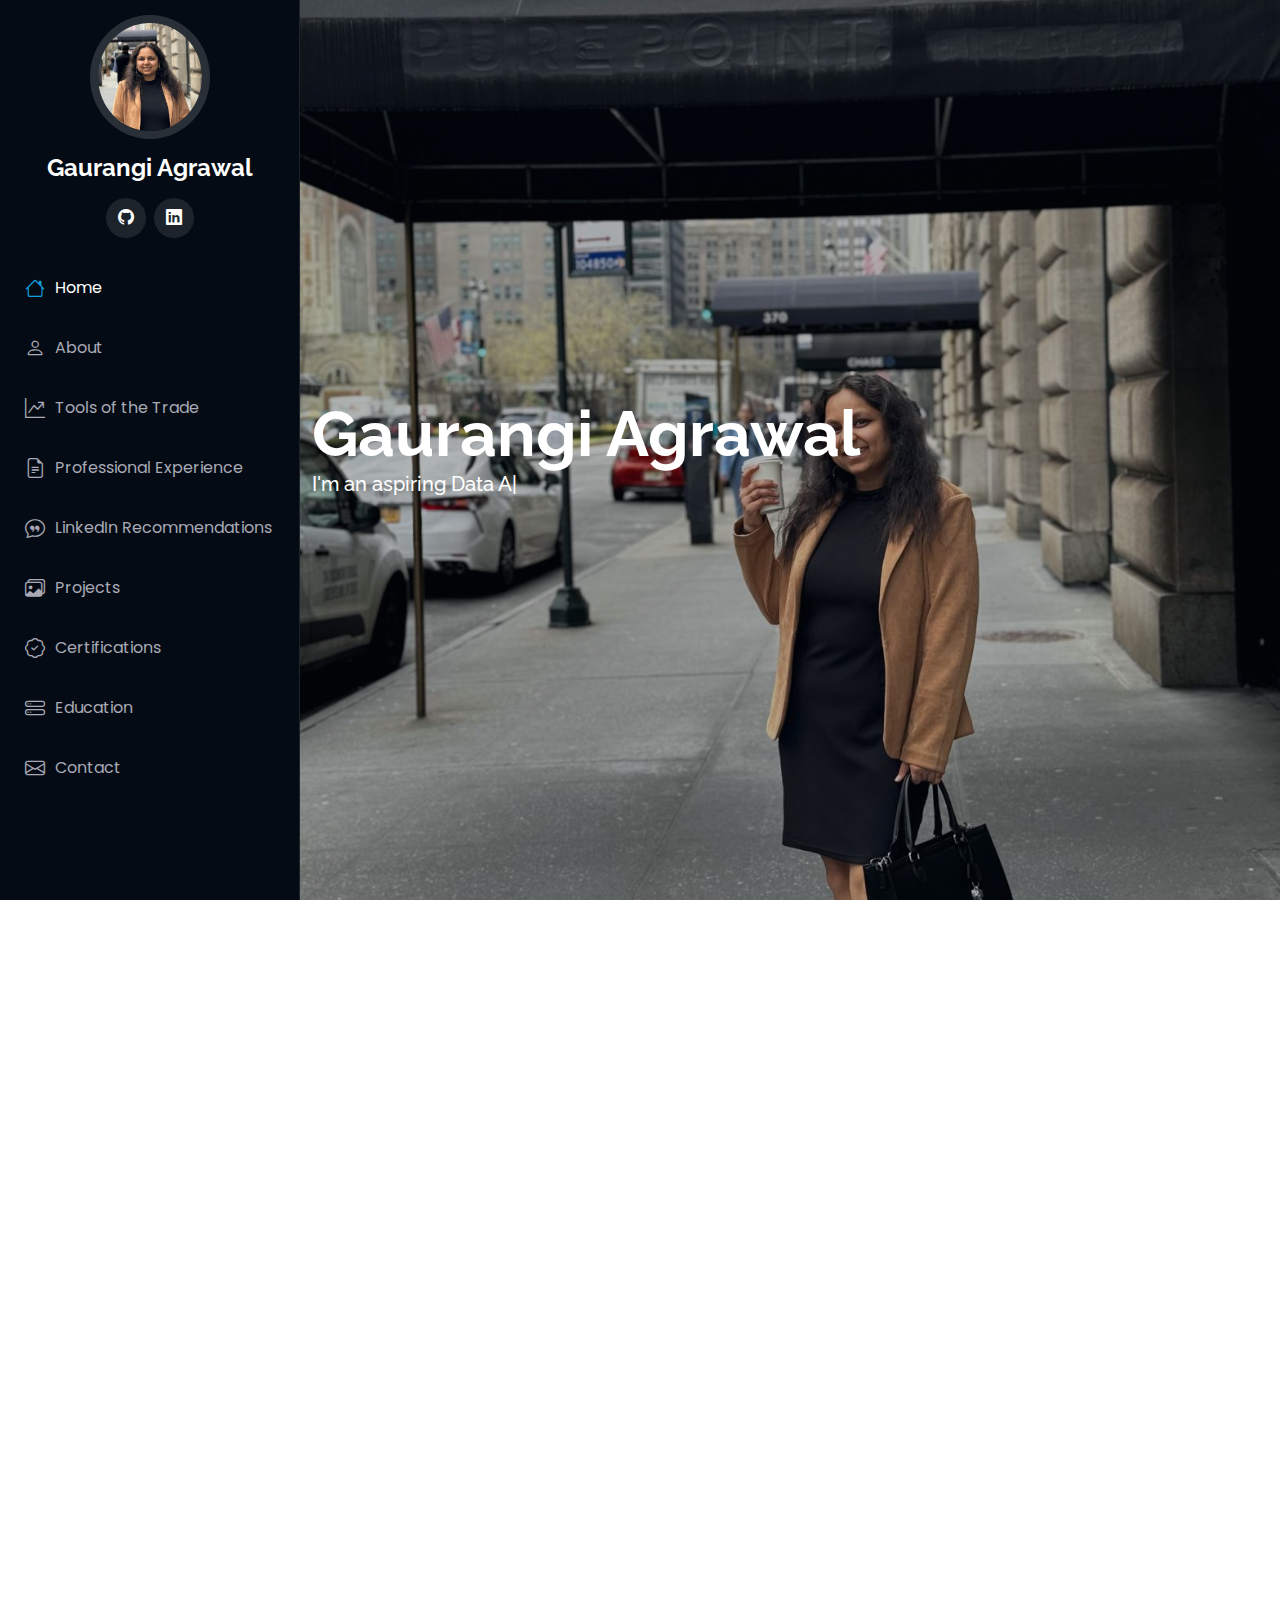
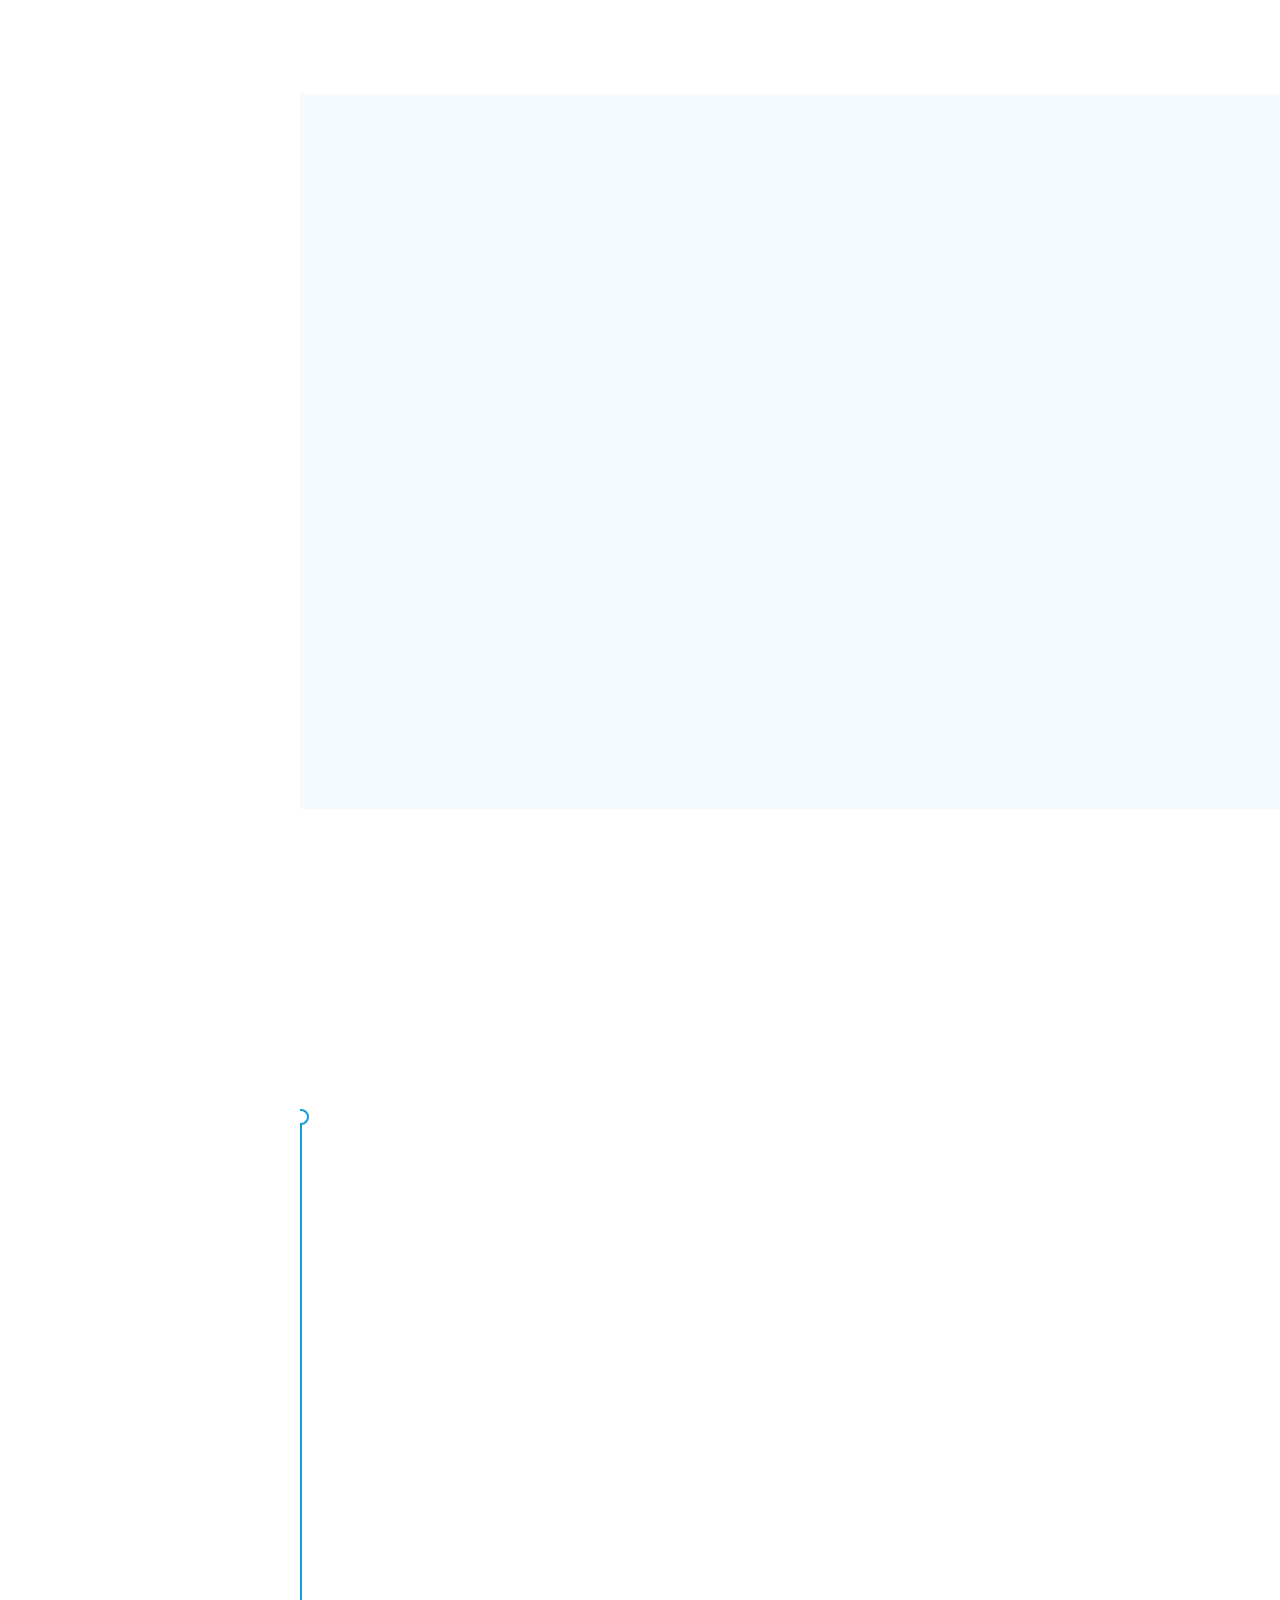
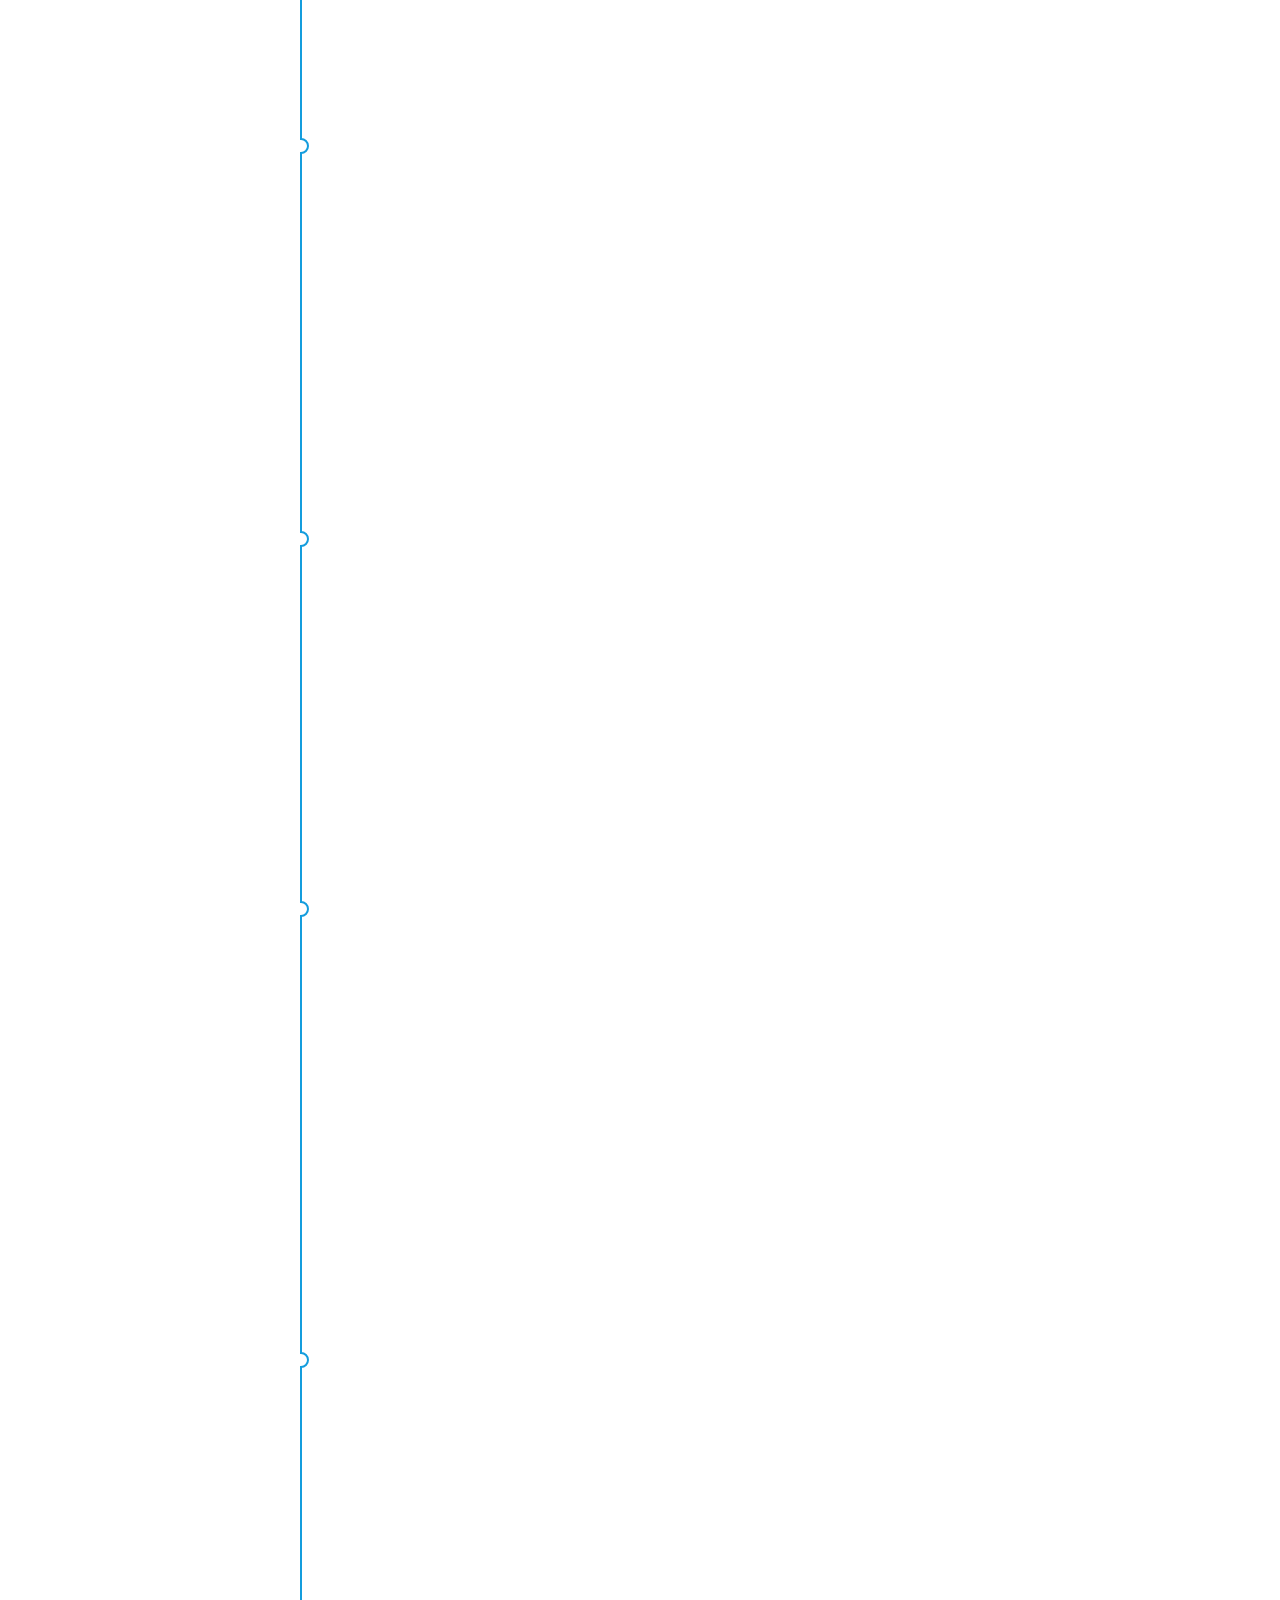
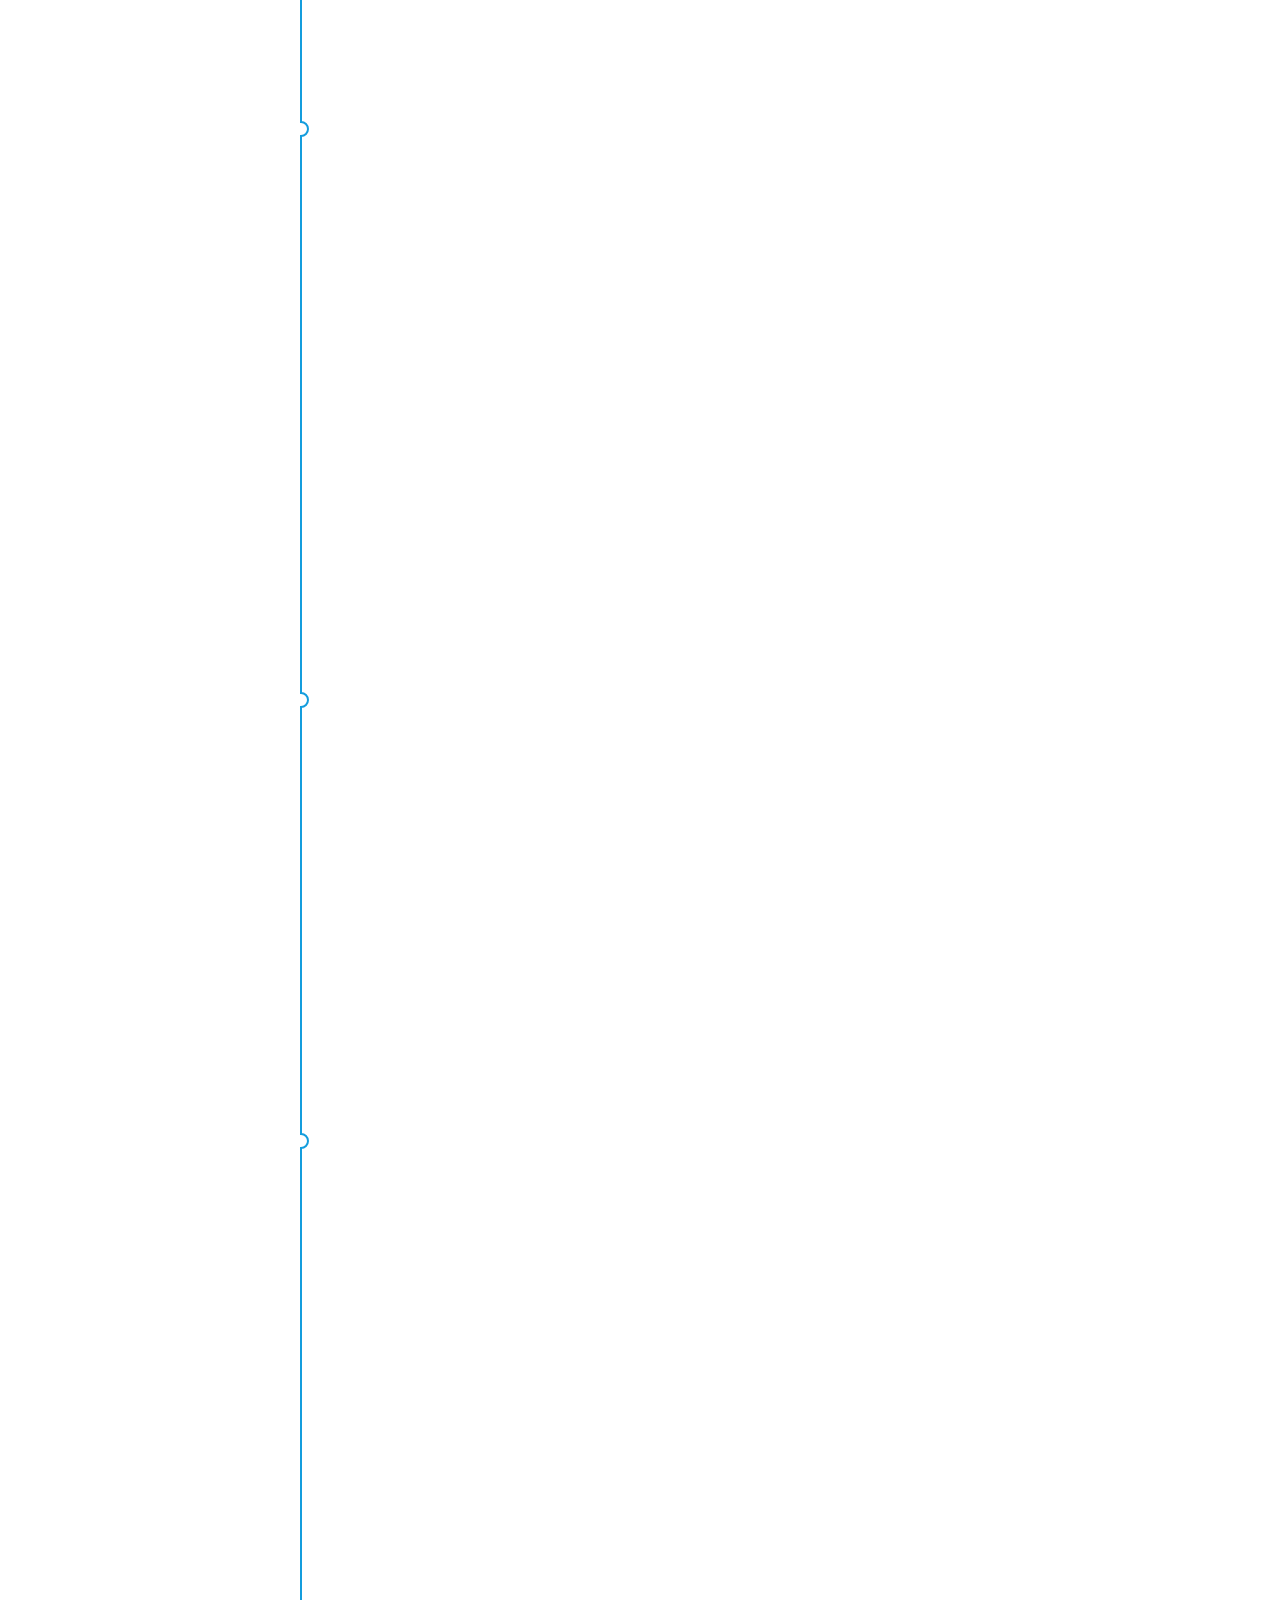
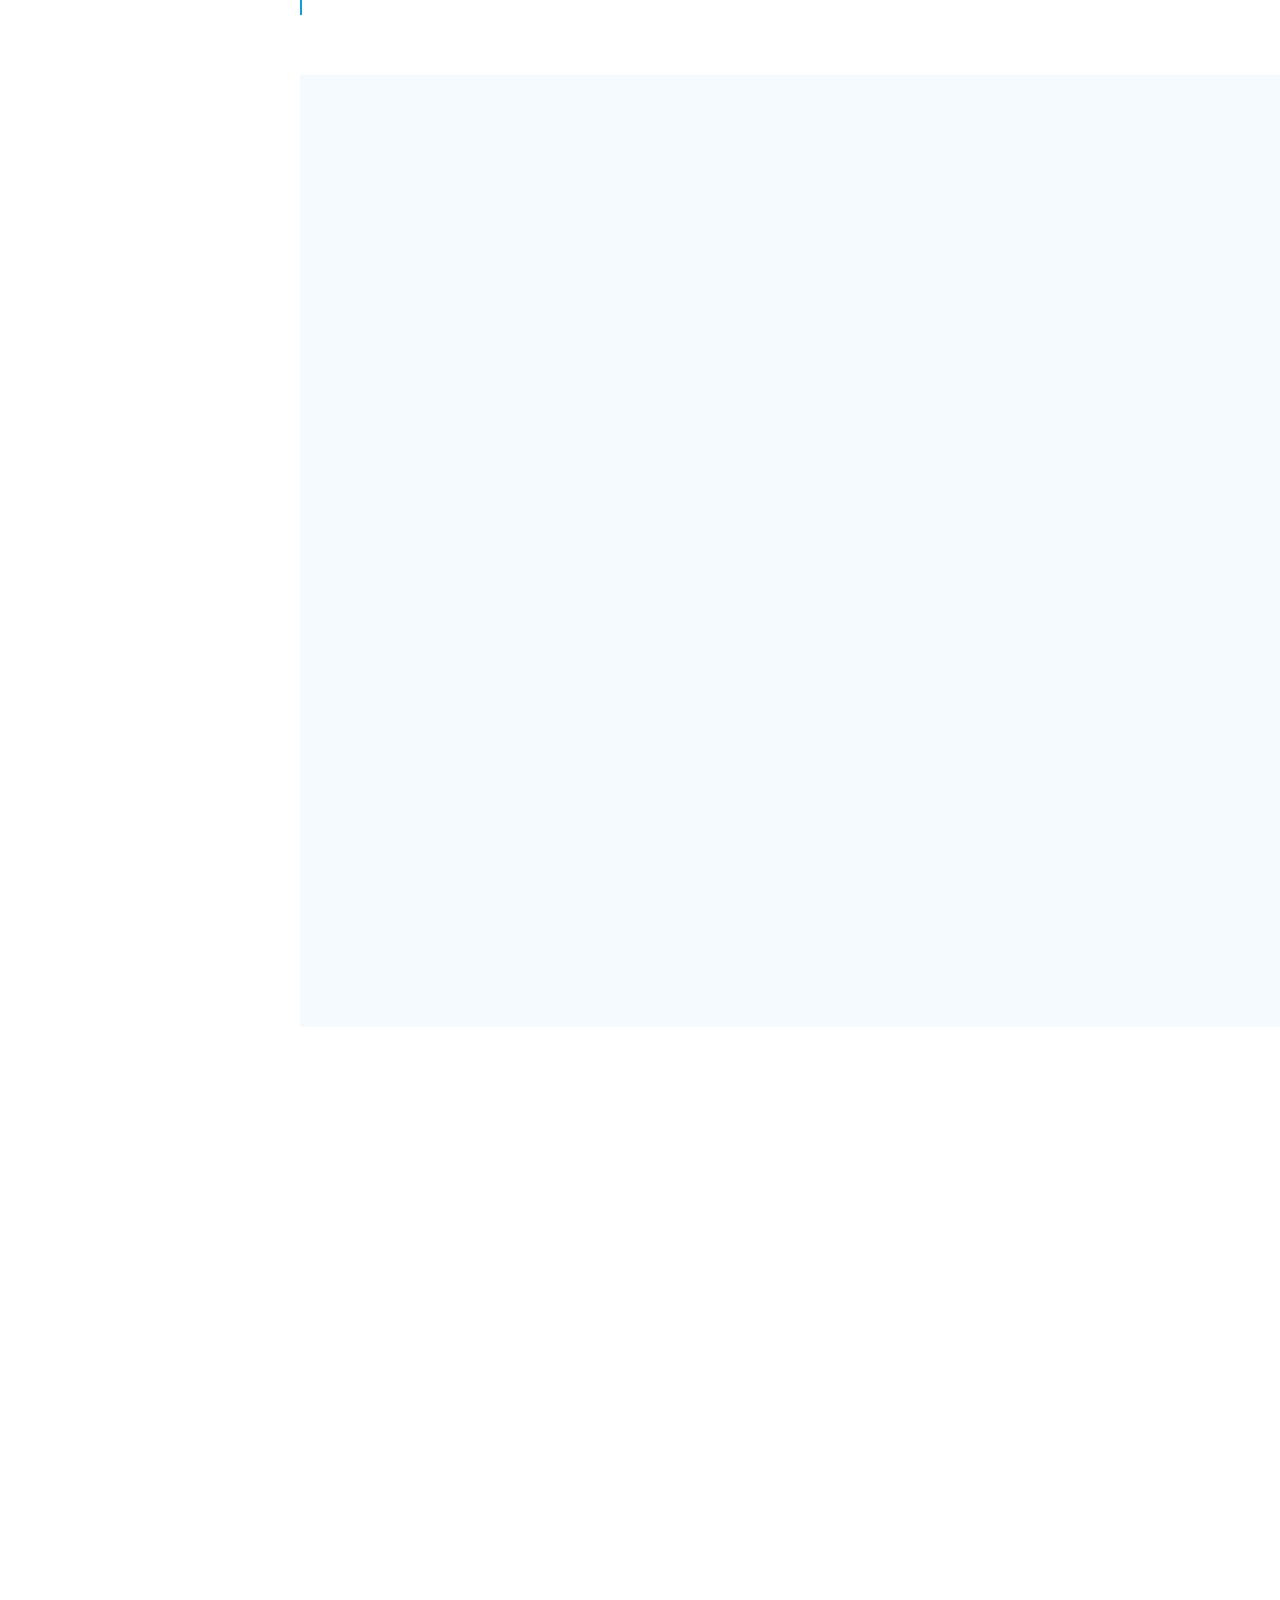
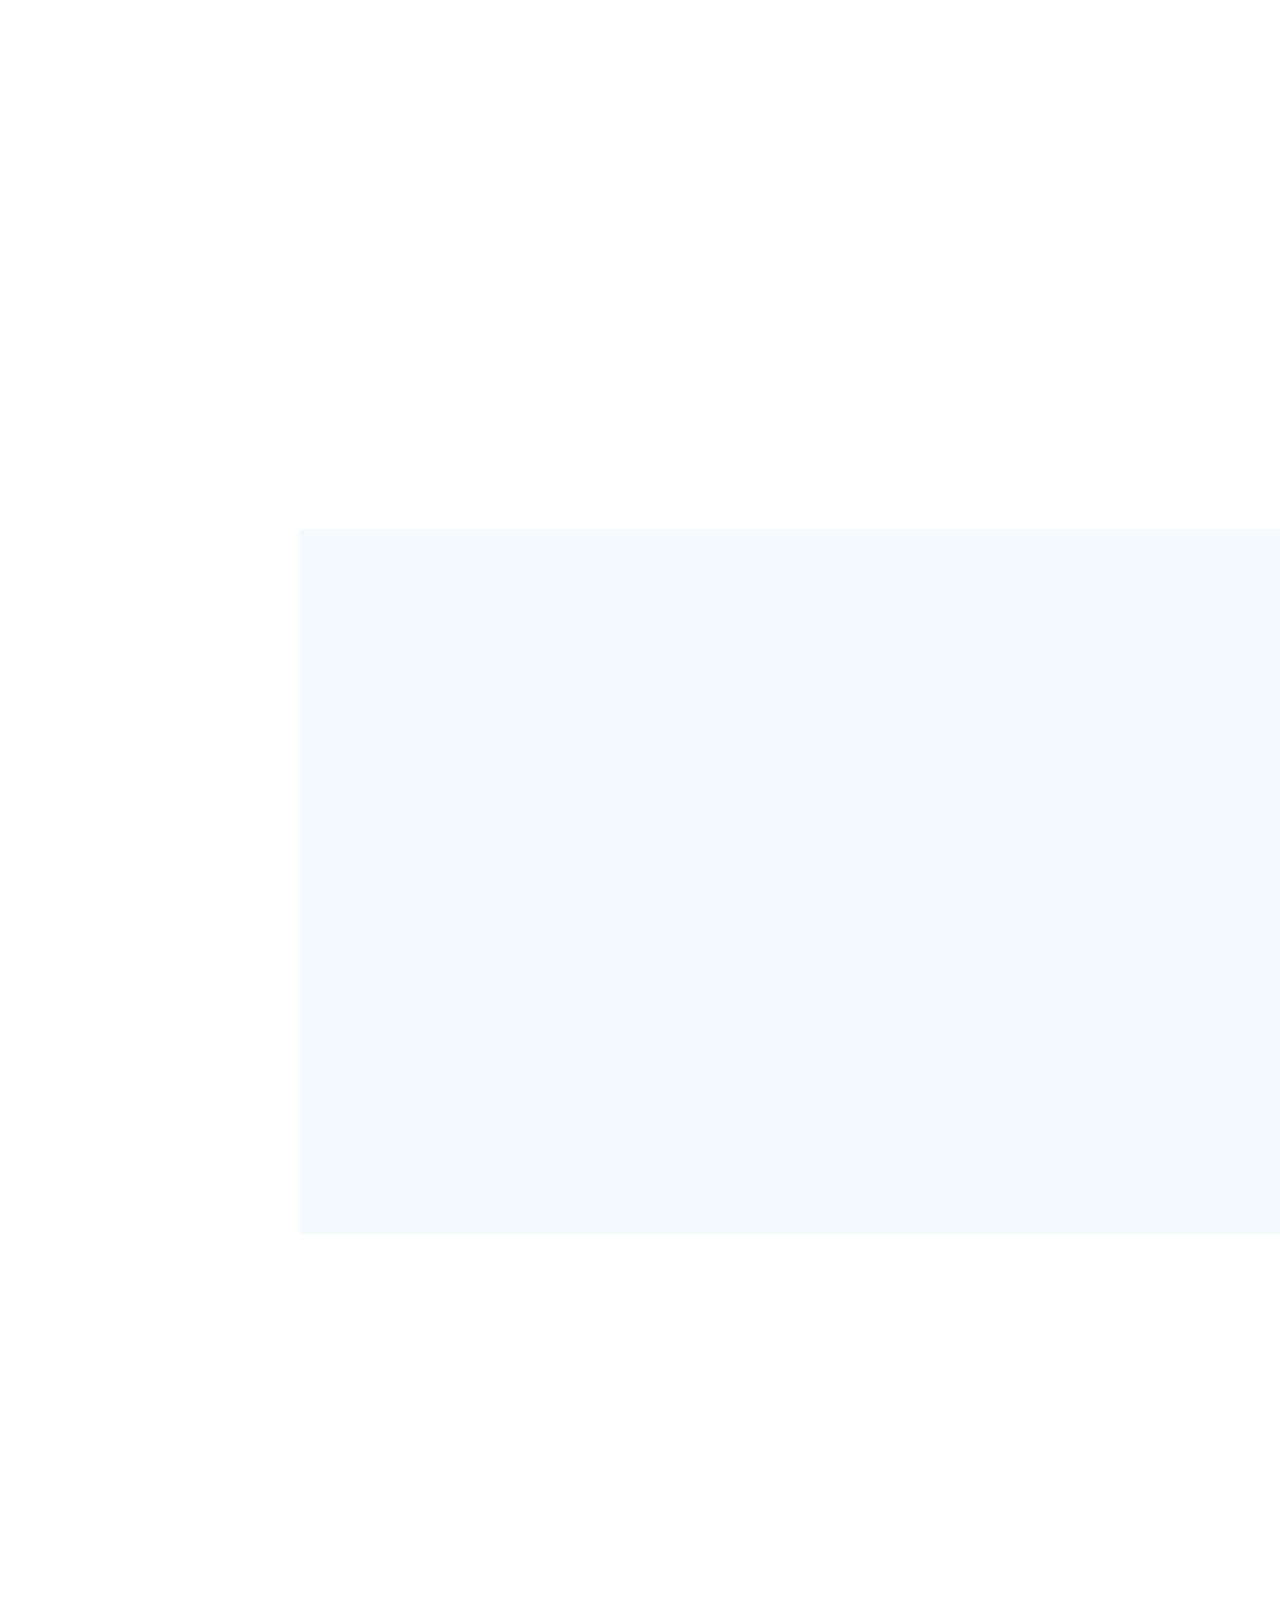
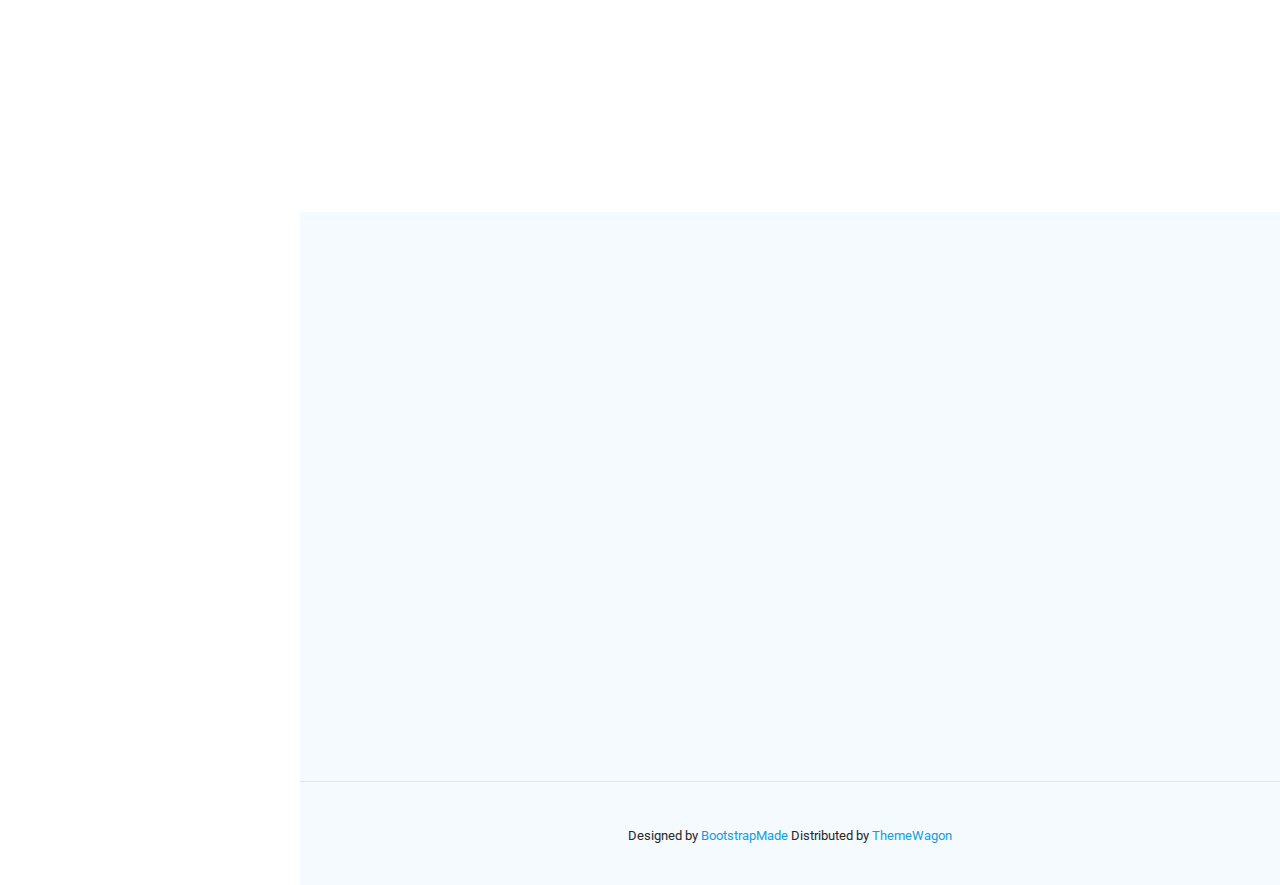
<file: index.html>
<!DOCTYPE html>
<html lang="en">

<head>
  <meta charset="utf-8">
  <meta content="width=device-width, initial-scale=1.0" name="viewport">
  <title>Gaurangi Agrawal</title>
  <meta content="" name="description">
  <meta content="" name="keywords">

  <!-- Favicons -->
  <!-- <link href="assets/img/favicon.png" rel="icon">
  <link href="assets/img/apple-touch-icon.png" rel="apple-touch-icon"> -->

  <!-- Fonts -->
  <link href="https://fonts.googleapis.com" rel="preconnect">
  <link href="https://fonts.gstatic.com" rel="preconnect" crossorigin>
  <link href="https://fonts.googleapis.com/css2?family=Roboto:ital,wght@0,100;0,300;0,400;0,500;0,700;0,900;1,100;1,300;1,400;1,500;1,700;1,900&family=Poppins:ital,wght@0,100;0,200;0,300;0,400;0,500;0,600;0,700;0,800;0,900;1,100;1,200;1,300;1,400;1,500;1,600;1,700;1,800;1,900&family=Raleway:ital,wght@0,100;0,200;0,300;0,400;0,500;0,600;0,700;0,800;0,900;1,100;1,200;1,300;1,400;1,500;1,600;1,700;1,800;1,900&display=swap" rel="stylesheet">

  <!-- Vendor CSS Files -->
  <link href="assets/vendor/bootstrap/css/bootstrap.min.css" rel="stylesheet">
  <link href="assets/vendor/bootstrap-icons/bootstrap-icons.css" rel="stylesheet">
  <link href="assets/vendor/aos/aos.css" rel="stylesheet">
  <link href="assets/vendor/glightbox/css/glightbox.min.css" rel="stylesheet">
  <link href="assets/vendor/swiper/swiper-bundle.min.css" rel="stylesheet">

  <!-- Main CSS File -->
  <link href="assets/css/main.css" rel="stylesheet">

  <!-- =======================================================
  * Template Name: iPortfolio
  * Template URL: https://bootstrapmade.com/iportfolio-bootstrap-portfolio-websites-template/
  * Updated: Jun 29 2024 with Bootstrap v5.3.3
  * Author: BootstrapMade.com
  * License: https://bootstrapmade.com/license/
  ======================================================== -->
</head>

<body class="index-page">

  <header id="header" class="header dark-background d-flex flex-column">
    <i class="header-toggle d-xl-none d-block bi bi-list"></i>

    <div class="profile-img">
      <img src="assets/img/my-profile-img.jpeg" alt="" class="img-fluid rounded-circle">
    </div>

    <a href="index.html" class="logo d-flex align-items-center justify-content-center">
      <!-- Uncomment the line below if you also wish to use an image logo -->
      <!-- <img src="assets/img/logo.png" alt=""> -->
      <h1 class="sitename">Gaurangi Agrawal</h1>
    </a>

    <div class="social-links text-center">
      <a href="https://github.com/gaurangi-06" class="github"><i class="bi bi-github"></i></a>
      <a href="https://www.linkedin.com/in/gaurangi-agrawal/" class="linkedin"><i class="bi bi-linkedin"></i></a>
    </div>

    <nav id="navmenu" class="navmenu">
      <ul>
        <li><a href="#hero" class="active"><i class="bi bi-house navicon"></i>Home</a></li>
        <li><a href="#about"><i class="bi bi-person navicon"></i> About</a></li>
        <li><a href="#skills"><i class="bi bi-graph-up-arrow navicon"></i> Tools of the Trade</a></li>
        <li><a href="#resume"><i class="bi bi-file-earmark-text navicon"></i> Professional Experience</a></li>
        <li><a href="#testimonials"><i class="bi bi-chat-quote navicon"></i> LinkedIn Recommendations</a></li>
        <li><a href="#portfolio"><i class="bi bi-images navicon"></i> Projects</a></li>
        <li><a href="#certifications"><i class="bi bi-patch-check navicon"></i> Certifications</a></li>
        <li><a href="#education"><i class="bi bi-hdd-stack navicon"></i> Education</a></li>
        <li><a href="#contact"><i class="bi bi-envelope navicon"></i> Contact</a></li>
      </ul>
    </nav>

  </header>

  <main class="main">

    <!-- Hero Section -->
    <section id="hero" class="hero section dark-background">

      <img src="assets/img/hero-bg.jpeg" alt="" data-aos="fade-in" class="">

      <div class="container" data-aos="fade-up" data-aos-delay="100">
        <h2>Gaurangi Agrawal</h2>
        <h5>I'm an aspiring <span class="typed" data-typed-items="Data Analyst, Business Analyst, Data Engineer "></span><span class="typed-cursor typed-cursor--blink" aria-hidden="true"></span><span class="typed-cursor typed-cursor--blink" aria-hidden="true"></span></h5>
      </div>

    </section><!-- /Hero Section -->

    <!-- About Section -->
    <section id="about" class="about section">

      <!-- Section Title -->
      <div class="container section-title" data-aos="fade-up">
        <h2>About</h2>
      </div>

      <!-- End Section Title -->

      <div class="container" data-aos="fade-up" data-aos-delay="100">

        <div class="row gy-4 justify-content-center">
          <div class="col-lg-4">
            <img src="assets/img/my-profile-img.jpeg" class="img-fluid" alt="">
          </div>
          <div class="col-lg-8 content">
            <p class="fst-italic py-3">
              My journey with data has been an unexpected yet exciting ride. Coming from an engineering background, I never imagined diving so deep into the world of analytics. It all started when I attended a free workshop led by an ex-manager at Swiggy (India’s version of Uber Eats). That session opened my eyes to how data can drive business decisions, and I was hooked. Before that, I had worked as a Data Science & Research intern, but the business impact of data truly clicked for me during that workshop. 
              Later, as a Programmer Analyst at Cognizant, I was responsible for ensuring real-time data updates on the company’s website. That experience reinforced my decision to pursue a Master’s in Business Analytics—an opportunity I was fortunate to receive with a full state government scholarship. Throughout my master’s journey at Boston University, I’ve explored data from every angle—whether through SQL, Python, cloud computing, Excel, or visualization tools like Tableau, Looker, and Power BI. I’ve also built and optimized ETL pipelines using Prefect and GCP, streamlining data workflows for better automation and efficiency.
              My curiosity led me to dive into machine learning and generative AI, where I’ve worked with LLM models to extract insights from unstructured data, automate reporting, and enhance decision-making processes. From developing sentiment analysis models to leveraging tools like OpenAI’s APIs for predictive analytics, I’ve been passionate about integrating AI-driven solutions into business intelligence.
            </p>
            <b><p class="fst-italic py-3">
              What started as curiosity has now become my passion: uncovering insights, optimizing processes, and making data-driven decisions that create real-world impact.
            </p></b>
          </div>
        </div>

      </div>

    </section><!-- /About Section -->

    <!-- Skills Section -->
    <section id="skills" class="skills section light-background">

      <!-- Section Title -->
      <div class="container section-title" data-aos="fade-up">
        <h2>Tools of the Trade</h2>
      </div><!-- End Section Title -->

      <!-- Progress bar not needed for now-->
      <!-- <div class="container" data-aos="fade-up" data-aos-delay="100">

        <div class="row skills-content skills-animation">

          <div class="col-lg-6">

            <div class="progress">
              <span class="skill"><span>Python</span> <i class="val">90%</i></span>
              <div class="progress-bar-wrap">
                <div class="progress-bar" role="progressbar" aria-valuenow="90" aria-valuemin="0" aria-valuemax="100"></div>
              </div>
            </div> End Skills Item

            <div class="progress">
              <span class="skill"><span>SQL</span> <i class="val">85%</i></span>
              <div class="progress-bar-wrap">
                <div class="progress-bar" role="progressbar" aria-valuenow="75" aria-valuemin="0" aria-valuemax="100"></div>
              </div>
            </div> End Skills Item 

            <div class="progress">
              <span class="skill"><span>Tableau</span> <i class="val">95%</i></span>
              <div class="progress-bar-wrap">
                <div class="progress-bar" role="progressbar" aria-valuenow="95" aria-valuemin="0" aria-valuemax="100"></div>
              </div>
            </div> End Skills Item 

            <div class="progress">
              <span class="skill"><span>PowerBI</span> <i class="val">80%</i></span>
              <div class="progress-bar-wrap">
                <div class="progress-bar" role="progressbar" aria-valuenow="90" aria-valuemin="0" aria-valuemax="100"></div>
              </div>
            </div> End Skills Item 

          </div>

        </div>

      </div> -->

      <div class="container skills-section" data-aos="fade-up" data-aos-delay="100">
        <div class="row justify-content-center">
      
            <div class="col-md-1">
                <div class="skills-item">
                    <img src="assets/img/skills/python.png" class="skills-img" alt="Python">
                    <h3>Python</h3>
                </div>
            </div>
      
            <div class="col-md-1">
                <div class="skills-item">
                    <img src="assets/img/skills/sql.png" class="skills-img" alt="SQL">
                    <h3>SQL</h3>
                </div>
            </div>
      
            <div class="col-md-1">
                <div class="skills-item">
                    <img src="assets/img/skills/tableau.png" class="skills-img" alt="Tableau">
                    <h3>Tableau</h3>
                </div>
            </div>
      
            <div class="col-md-1">
                <div class="skills-item">
                    <img src="assets/img/skills/powerbi.png" class="skills-img" alt="Power BI">
                    <h3>Power BI</h3>
                </div>
            </div>
    
            <div class="col-md-1">
                <div class="skills-item">
                    <img src="assets/img/skills/excel.jpg" class="skills-img" alt="Microsoft Excel">
                    <h3>Microsoft Excel</h3>
                </div>
            </div>
    
            <div class="col-md-1">
                <div class="skills-item">
                    <img src="assets/img/skills/GCP.jpg" class="skills-img" alt="Google Cloud Platform">
                    <h3>Google Cloud Platform</h3>
                </div>
            </div>

            <div class="col-md-1">
              <div class="skills-item">
                  <img src="assets/img/skills/machine_learning.jpg" class="skills-img" alt="Machine Learning">
                  <h3>Machine Learning</h3>
              </div>
            </div>

            <div class="col-md-1">
              <div class="skills-item">
                  <img src="assets/img/skills/power apps.png" class="skills-img" alt="power apps">
                  <h3>Power Apps</h3>
              </div>
            </div>

            <div class="col-md-1">
              <div class="skills-item">
                  <img src="assets/img/skills/Git.png" class="skills-img" alt="Git">
                  <h3>Git</h3>
              </div>
            </div>

            <div class="col-md-1">
              <div class="skills-item">
                  <img src="assets/img/skills/sharepoint.png" class="skills-img" alt="Sharepoint">
                  <h3>SharePoint</h3>
              </div>
            </div>

            <div class="col-md-1">
              <div class="skills-item">
                  <img src="assets/img/skills/power_automate.png" class="skills-img" alt="power_automate">
                  <h3>Power Automate</h3>
              </div>
            </div>
      
        </div> <!-- End of First Row -->
    
        <div class="row justify-content-center"> <!-- Start of Second Row -->
      
          <div class="col-md-1">
            <div class="skills-item">
                <img src="assets/img/skills/microsoft_access.png" class="skills-img" alt="access">
                <h3>Microsoft Access</h3>
            </div>
          </div>

          <div class="col-md-1">
            <div class="skills-item">
                <img src="assets/img/skills/streamlit.png" class="skills-img" alt="streamlit">
                <h3>Streamlit</h3>
            </div>
          </div>

          <div class="col-md-1">
            <div class="skills-item">
                <img src="assets/img/skills/apache_superset.png" class="skills-img" alt="superset">
                <h3>Apache Superset</h3>
            </div>
          </div>

          <div class="col-md-1">
            <div class="skills-item">
                <img src="assets/img/skills/big_query.svg" class="skills-img" alt="bigquery">
                <h3>Big Query</h3>
            </div>
          </div>

          <div class="col-md-1">
            <div class="skills-item">
                <img src="assets/img/skills/aws.jpg" class="skills-img" alt="aws">
                <h3>AWS</h3>
            </div>
          </div>

          <div class="col-md-1">
            <div class="skills-item">
                <img src="assets/img/skills/SQL Server.jpg" class="skills-img" alt="ssms">
                <h3>SSMS</h3>
            </div>
          </div>

          <div class="col-md-1">
            <div class="skills-item">
                <img src="assets/img/skills/Zapier.png" class="skills-img" alt="zapier">
                <h3>Zapier</h3>
            </div>
          </div>

          <div class="col-md-1">
            <div class="skills-item">
                <img src="assets/img/skills/Azure.png" class="skills-img" alt="azure">
                <h3>Microsoft Azure</h3>
            </div>
          </div>

          <div class="col-md-1">
            <div class="skills-item">
                <img src="assets/img/skills/mcp.png" class="skills-img" alt="mcp">
                <h3>MCP</h3>
            </div>
          </div>

          <div class="col-md-1">
            <div class="skills-item">
                <img src="assets/img/skills/Databricks.png" class="skills-img" alt="databricks">
                <h3>databricks</h3>
            </div>
          </div>
      
        </div> <!-- End of Second Row -->
      </div>         

    </section><!-- /Skills Section -->

    <!-- Resume Section -->
    <section id="resume" class="resume section">

      <!-- Section Title -->
      <div class="container section-title" data-aos="fade-up">
        <h2>Professional Experience</h2>

        <div>
          <p><em>Data-Driven problem solver with 2+ years of experience in business analytics and data engineering, I have developed a strong expertise in leveraging data to drive impactful decision-making. My work includes optimizing large datasets, automating reporting workflows, and building interactive dashboards using tools like Power BI and Tableau. I have also developed AI-powered ETL pipelines, conducted in-depth analysis of supply chain and financial data, and implemented sentiment analysis models. Throughout my experience, I’ve collaborated with cross-functional teams to uncover trends and provide actionable insights, streamlining processes and improving operational efficiency.</em></p>
        </div><!-- Edn Resume Item -->

      </div><!-- End Section Title -->

      <div class="container">
        <div class="row">
          <div class="col-lg-12">
            <div class="resume">

              <!-- Data Engineer (Left Side) -->
              <div class="row resume-item flex-row-reverse align-items-center">
                <div class="col-lg-6"></div>
                <div class="col-lg-6" data-aos="fade-left" data-aos-delay="200">
                  <div class="resume-content">
                    <h4>Data Engineer</h4>
                    <h5>July 2025 - Present</h5>
                    <p><em>Albertsons Companies, Dublin, CA</em></p>
                    <ul>
                      <li>Engineered 3+ Model Context Protocol (MCP) servers in TypeScript, leveraging existing APIs for streamlined data retrieval and integration with Claude Desktop and GitHub Copilot—reducing manual data handling time by 70% and accelerating model communication workflows.</li>
                      <li>Partnered with Pricing Strategy and QA teams to validate over 50,000+ records across 5 product categories, identifying and resolving 20+ critical data discrepancies in Excel and BigQuery pre-deployment.</li>
                      <li>Designed and deployed a TypeScript automation script to validate data across BigQuery and MongoDB, eliminating QA–Dev–Prod mismatches and reducing environment drift incidents by 90%.</li>
                      <li>Queried and updated BigQuery datasets using Azure Databricks, implementing 15+ change requests based on product team feedback, accelerating release cycles by 30%.</li>
                    </ul>
                  </div>
                </div>
              </div>

              <!-- Business & Data Analyst (Right Side) -->
              <div class="row resume-item align-items-center">
                <div class="col-lg-6"></div>
                <div class="col-lg-6" data-aos="fade-left" data-aos-delay="200">
                  <div class="resume-content">
                    <h4>Data & Business Analyst</h4>
                    <h5>Feb 2025 - July 2025</h5>
                    <p><em>H.Y.P.E to Empower Inc., Atlanta, GA</em></p>
                    <ul>
                      <li>Streamlined weekly reporting by automating workflows with Zapier and Paperform, making the process easier to manage for both staff and leadership, while reducing manual effort by 80% and increasing efficiency.</li>
                      <li>Cleaned and structured employee and funding data to support dashboard development for internal tracking and website use, improving data accessibility and strategic visibility.</li>
                    </ul>
                  </div>
                </div>
              </div>

              <!-- Graduate Teaching Assistant (Left Side) -->
              <div class="row resume-item flex-row-reverse align-items-center">
                <div class="col-lg-6"></div>
                <div class="col-lg-6" data-aos="fade-left" data-aos-delay="200">
                  <div class="resume-content">
                    <h4>Graduate Teaching Assistant</h4>
                    <h5>Sept 2024 - Jan 2025</h5>
                    <p><em>Boston University, Boston, MA</em></p>
                    <ul>
                      <li>Served as a Teaching Assistant for the "Business Impact and Modeling" course under Professor Samuel Engel, providing academic support and assisting with coursework management.</li>
                      <li>Assisted Mr. Elliott Walters with various administrative tasks, contributing to the smooth operation of departmental activities.</li>
                    </ul>
                  </div>
                </div>
              </div>
              
              <!-- Business Analyst (Right Side) -->
              <div class="row resume-item align-items-center">
                <div class="col-lg-6"></div>
                <div class="col-lg-6" data-aos="fade-left" data-aos-delay="200">
                  <div class="resume-content">
                    <h4>Business Analyst</h4>
                    <h5>May 2024 - Aug 2024</h5>
                    <p><em>Henry Schein (Summer Intern), Melville, NY</em></p>
                    <ul>
                      <li>Organized and optimized 100K+ healthcare financial records using SQL and Microsoft Access, automating reporting via Power BI to improve accuracy and efficiency.</li>
                      <li>Enhanced stakeholder decision-making by analyzing 800K+ sales records, creating over 50 pivot tables using DAX, and building actionable Power BI dashboards.</li>
                      <li>Partnered with cross-departmental teams to consolidate six years of sales data (1M+ rows) using Power Query, identifying actionable trends for senior leadership.</li>
                    </ul>
                  </div>
                </div>
              </div>

              <!-- Graphic Design Specialist (Left Side) -->
              <div class="row resume-item flex-row-reverse align-items-center">
                <div class="col-lg-6"></div>
                <div class="col-lg-6" data-aos="fade-left" data-aos-delay="200">
                  <div class="resume-content">
                    <h4>Graduate Research Assistant</h4>
                    <h5>Jan 2024 - May 2024</h5>
                    <p><em>Boston University, Boston, MA</em></p>
                    <ul>
                      <li>Led a team analysis on ESG impact trends using regression on 50+ supply chain factors; findings guided research on policy implications from 2010–2022.</li>
                      <li>Presented insights to academic partners through Python visualizations (Plotly/Matplotlib), identifying shifts in ESG adoption due to emerging sustainability policies.</li>
                    </ul>
                  </div>
                </div>
              </div>

              <!-- Graphic Design Specialist (Right Side) -->
              <div class="row resume-item align-items-center">
                <div class="col-lg-6"></div>
                <div class="col-lg-6" data-aos="fade-right" data-aos-delay="200">
                  <div class="resume-content">
                    <h4>Manager</h4>
                    <h5>Aug 2021 - Aug 2022</h5>
                    <p><em>Kancha Creations (Self Owned), Jaipur, India</em></p>
                    <ul>
                      <li>Addressed the challenge of establishing a foothold in the B2B market by spearheading the sale of semi-precious stones to 15+ buyers, achieving initial contracts worth $5,000 over 6 months, laying the groundwork for a branded jewelry venture</li>
                      <li>Tackled the challenge of launching a premium jewelry brand by partnering with 10+ jewelers and researching 5 major online platforms (Amazon, Etsy, Flipkart, etc.), resulting in a 20% clearer understanding of pricing adjustments needed after testing at 3 trade shows</li>
                      <li>Faced the challenge of validating a premium product by driving $2,000 in sales across 4 months, analyzing feedback from 50+ potential customers at events, and identifying a 30% pricing mismatch, prompting a strategic pivot to refine market fit</li>
                    </ul>
                  </div>
                </div>
              </div>
      
              <!-- Graphic Design Specialist (Left Side) -->
              <div class="row resume-item flex-row-reverse align-items-center">
                <div class="col-lg-6"></div>
                <div class="col-lg-6" data-aos="fade-right" data-aos-delay="200">
                  <div class="resume-content">
                    <h4>Programmer Analyst</h4>
                    <h5>Aug 2021 - Aug 2022</h5>
                    <p><em>Cognizant, Pune, India</em></p>
                    <ul>
                      <li>Streamlined workflows with Power Automate and Excel for data integration and reporting, reducing task processing time by 40%, improving data accuracy by 80%, and resolving technical challenges using SQL, Git, and JIRA</li>
                      <li>Designed SharePoint sites for client, maintained ETL pipelines using Git and DevOps for real-time KPI monitoring of customer revenue insights, improving processing efficiency from 70% to 95% and ensuring data accuracy</li>
                    </ul>
                  </div>
                </div>
              </div>

              <div class="row resume-item align-items-center">
                <div class="col-lg-6"></div>
                <div class="col-lg-6" data-aos="fade-left" data-aos-delay="200">
                  <div class="resume-content">
                    <h4>Data Science & Research Analyst</h4>
                    <h5>May 2020 - June 2021</h5>
                    <p><em>Cansirit Artificial Intelligence, Pune, India</em></p>
                    <ul>
                      <li>Created a personalized image processing machine learning model by leveraging a store database to address client needs, leading to a 20% enhancement in accuracy for image classification</li>
                      <li>Supervised a team of 8 members, ensuring smooth operation, fostering communication between the team and management resulting in improved team cohesion and enhanced performances</li>
                      <li>Performed comprehensive research on Neo4j graph database technology, to generate informative visualizations and deliver insightful presentations to convey research findings to the team</li>
                    </ul>
                  </div>
                </div>
              </div>

            </div>
          </div>
        </div>
      </div>

    </section><!-- /Resume Section -->

    <!-- Testimonials Section -->
    <section id="testimonials" class="testimonials section light-background">

      <!-- Section Title -->
      <div class="container section-title" data-aos="fade-up">
        <h2>LinkedIn Recommendations</h2>
      </div><!-- End Section Title -->

      <div class="container" data-aos="fade-up" data-aos-delay="100">

        <div class="swiper init-swiper">
          <script type="application/json" class="swiper-config">
            {
              "loop": true,
              "speed": 600,
              "autoplay": {
                "delay": 5000
              },
              "slidesPerView": "auto",
              "pagination": {
                "el": ".swiper-pagination",
                "type": "bullets",
                "clickable": true
              },
              "breakpoints": {
                "320": {
                  "slidesPerView": 1,
                  "spaceBetween": 40
                },
                "1200": {
                  "slidesPerView": 3,
                  "spaceBetween": 1
                }
              }
            }
          </script>
          <div class="swiper-wrapper">

            <div class="swiper-slide">
              <div class="testimonial-item">
                <p>
                  <i class="bi bi-quote quote-icon-left"></i>
                  <span>I had the pleasure of working with Gaurangi Agrawal during a summer internship at Henry Schein Inc., and I am thrilled to recommend her for any future endeavors. From the moment Gaurangi joined our team, she demonstrated exceptional enthusiasm and a strong willingness to learn. Her ability to quickly grasp complex concepts and apply them effectively was impressive. One of Gaurangi’s notable strengths is her analytical skills regarding complex data and the ability to gather it into actionable insights. I am confident that Gaurangi will bring the same level of dedication and skill to any future role she pursues.</span>
                  <i class="bi bi-quote quote-icon-right"></i>
                </p>
                <img src="assets/img/testimonials/female_1.jpg" class="testimonial-img" alt="">
                <h3>Joanna Castognaro</h3>
                <h4>Manager</h4>
              </div>
            </div><!-- End testimonial item -->

            <div class="swiper-slide">
              <div class="testimonial-item">
                <p>
                  <i class="bi bi-quote quote-icon-left"></i>
                  <span>I had the opportunity to work with Gaurangi Agrawal this summer. It was a pleasure to work and engage with her each day. Her ability to help our team in creating data analytic reports for us on many different projects was so valuable to our group. Many of the projects she worked on were forwarded to senior management for action. Her ability to understand the direction provided and come up with solutions was impressive. Gaurangi had the confidence to ask questions when necessary (which I believe is so important) to complete a project. Her enthusiasm for the job showed each day. Her self confidence and analytical skills will be an asset in all future endeavors.</span>
                  <i class="bi bi-quote quote-icon-right"></i>
                </p>
                <img src="assets/img/testimonials/female_2.png" class="testimonial-img" alt="">
                <h3>Audrey Shoglow</h3>
                <h4>Colleague</h4>
              </div>
            </div><!-- End testimonial item -->

          </div>
          <div class="swiper-pagination"></div>
        </div>

      </div>

    </section><!-- /Testimonials Section -->

    <!-- Portfolio Section -->
     <section id="portfolio" class="portfolio section">

      <!-- Section Title -->
      <div class="container section-title" data-aos="fade-up">
        <h2>Projects</h2>
        <p class="fst-italic py-3">I have worked on a range of academic and personal projects that highlight my expertise in data analysis, engineering, and visualization. From developing robust data pipelines using tools like Google Cloud and Prefect to conducting sentiment analysis and building recommendation systems, my projects demonstrate a strong ability to turn complex datasets into actionable insights. I've also created interactive dashboards with Power BI and Tableau, optimized data integration with SQL and Python, and applied advanced analytics to real-world data, such as restaurant reviews. These projects reflect my skills in data manipulation, visualization, and creating data-driven solutions.</p>
      </div><!-- End Section Title -->

      <div class="container">

        <div class="isotope-layout" data-default-filter="*" data-layout="masonry" data-sort="original-order">

          <div class="row gy-4 isotope-container" data-aos="fade-up" data-aos-delay="200">

            <div class="col-lg-4 col-md-6 portfolio-item isotope-item filter-app">
              <div class="portfolio-content h-100">
                <img src="assets/img/portfolio/cloudmart.png" class="img-fluid" alt="">
                <div class="portfolio-info">
                  <p>CloudMart - MultiCloud DevOps & AI-Driven E-Commerce Platform</p>
                  <a href="cloudmart.html" title="More Details" class="details-link"><i class="bi bi-link-45deg"></i></a>
                </div>
              </div>
            </div><!-- End Portfolio Item -->

            <div class="col-lg-4 col-md-6 portfolio-item isotope-item filter-app">
              <div class="portfolio-content h-100">
                <img src="assets/img/portfolio/google-review.png" class="img-fluid" alt="">
                <div class="portfolio-info">
                  <p>Google Reviews AI Pipeline Analytics</p>
                  <a href="google_reviews.html" title="More Details" class="details-link"><i class="bi bi-link-45deg"></i></a>
                </div>
              </div>
            </div><!-- End Portfolio Item -->

            <div class="col-lg-4 col-md-6 portfolio-item isotope-item filter-product">
              <div class="portfolio-content h-100">
                <img src="assets/img/portfolio/zara.webp" class="img-fluid" alt="">
                <div class="portfolio-info">
                  <p>The Impact of Showcasing Clothing Items on Models in terms of Influencing Consumer Behaviour</p>
                  <a href="the_impact_of_showcasing_clothing_items_on_models.html" title="More Details" class="details-link"><i class="bi bi-link-45deg"></i></a>
                </div>
              </div>
            </div><!-- End Portfolio Item -->


            <div class="col-lg-4 col-md-6 portfolio-item isotope-item filter-product">
              <div class="portfolio-content h-100">
                <img src="assets/img/portfolio/us_company.jpg" class="img-fluid" alt="">
                <div class="portfolio-info">
                  <p>US Company Bankruptcy Prediction</p>
                  <a href="us_bankruptcy_predictions.html" title="More Details" class="details-link"><i class="bi bi-link-45deg"></i></a>
                </div>
              </div>
            </div><!-- End Portfolio Item -->

            <div class="col-lg-4 col-md-6 portfolio-item isotope-item filter-branding">
              <div class="portfolio-content h-100">
                <img src="assets/img/portfolio/college.jpg" class="img-fluid" alt="">
                <div class="portfolio-info">
                  <p>Understanding Graduation Success: Decoding College Completion Patterns in the US</p>
                  <a href="understanding_graduation_success.html" title="More Details" class="details-link"><i class="bi bi-link-45deg"></i></a>
                </div>
              </div>
            </div><!-- End Portfolio Item -->

            <div class="col-lg-4 col-md-6 portfolio-item isotope-item filter-books">
              <div class="portfolio-content h-100">
                <img src="assets/img/portfolio/supply_chain.png" class="img-fluid" alt="">
                <div class="portfolio-info">
                  <p>Impact of Environmental and Supply Chain Metrics on Company Financials</p>
                  <a href="impact_of_Eevironmental_and_supply_chain_metrics.html" title="More Details" class="details-link"><i class="bi bi-link-45deg"></i></a>
                </div>
              </div>
            </div><!-- End Portfolio Item -->

            <div class="col-lg-4 col-md-6 portfolio-item isotope-item filter-app">
              <div class="portfolio-content h-100">
                <img src="assets/img/portfolio/spotify.jpg" class="img-fluid" alt="">
                <div class="portfolio-info">
                  <p>Decoding the Secret to Popularity: A Data-Driven Exploration of Spotify Hits</p>
                  <a href="spotify.html" title="More Details" class="details-link"><i class="bi bi-link-45deg"></i></a>
                </div>
              </div>
            </div><!-- End Portfolio Item -->

            <div class="col-lg-4 col-md-6 portfolio-item isotope-item filter-product">
              <div class="portfolio-content h-100">
                <img src="assets/img/portfolio/supply_chain.jpg" class="img-fluid" alt="">
                <div class="portfolio-info">
                  <p>IoT and Analytics for Supply Chain </p>
                  <a href="supply_chain.html" title="More Details" class="details-link"><i class="bi bi-link-45deg"></i></a>
                </div>
              </div>
            </div><!-- End Portfolio Item -->

          </div><!-- End Portfolio Container -->

        </div>

      </div>

    </section><!-- /Portfolio Section -->


    <!---Certifications Sectione-->
    <section id="certifications" class="testimonials section light-background">

      <!-- Section Title -->
      <div class="container section-title" data-aos="fade-up">
        <h2>Certifications</h2>
      </div><!-- End Section Title -->
    
      <div class="container" data-aos="fade-up">
        <!-- First Certification -->
        <div class="certification-title">
            <img src="assets/img/ibm.jpg" alt="IBM Logo">
            <h4>IBM Data Engineering (Ongoing)</h4>
        </div>
    
        <!-- Second Certification -->
        <div class="certifications-grid">

          <div class="certification-title">
            <div class="certification-text">
                <a href="https://coursera.org/share/68fe38e5878426187f8dcbab642b6f98" class="microsft">
                    <h5>Hands-on Introduction to Linux Commands and Shell Scripting</h5>
                    <i class="bi bi-link-45deg"></i>
                </a>
            </div>
          </div>

          <div class="certification-title">
            <div class="certification-text">
                <a href="https://www.coursera.org/account/accomplishments/verify/2PTSXSNM0ABO" class="microsft">
                    <h5>Databases and SQL for Data Science with Python</h5>
                    <i class="bi bi-link-45deg"></i>
                </a>
            </div>
          </div>

          <div class="certification-title">
              <div class="certification-text">
                  <a href="https://coursera.org/share/99fb027bcf1f87e91a46b831482d78c7" class="microsft">
                      <h5>Python Project for Data Engineering</h5>
                      <i class="bi bi-link-45deg"></i>
                  </a>
              </div>
          </div>
      
          <div class="certification-title">
            <div class="certification-text">
              <a href="https://coursera.org/share/e05ba6766370144ed1ddcc085fb77d1a" class="microsft">
                  <h5>Python for Data Science, AI & Development <i class="bi bi-link-45deg"></i></h5>
              </a>
            </div>
          </div>
      
          <div class="certification-title">
              <div class="certification-text">
                  <a href="https://coursera.org/share/71f1cf83f26e874f76430c4fac30b362" class="microsft">
                      <h5>Introduction to Data Engineering</h5>
                      <i class="bi bi-link-45deg"></i>
                  </a>
              </div>
          </div>
        </div>
      </div>

      <div class="container" data-aos="fade-up">
        <div class="certification-title">
          <img src="assets/img/certifications/microsoft.jpg" alt="Microsft Logo">
          <a href="https://learn.microsoft.com/api/credentials/share/en-us/GaurangiAgrawal-9463/A511B2FBF275673D?sharingId=940909603A75C4B8" class="microsft">
          <h4>Power BI Data Analyst Associate</h4>
          <i class="bi bi-link-45deg"></i>
          </a>
        </div>
      </div>

      <div class="container" data-aos="fade-up">
        <div class="certification-title">
          <img src="assets/img/certifications/microsoft.jpg" alt="Microsft Logo">
          <a href="https://www.credly.com/badges/d7d0daa1-4f8b-4965-bbdd-2fc597dcddae?source=linked_in_profile" class="microsft">
          <h4>Azure Fundamentals</h4>
          <i class="bi bi-link-45deg"></i>
          </a>
        </div>
      </div>

      <div class="container" data-aos="fade-up">
        <div class="certification-title">
          <img src="assets/img/certifications/microsoft.jpg" alt="Microsft Logo">
          <a href="https://www.credly.com/badges/1de36223-030e-4eb7-bbe5-702611a9cd63?source=linked_in_profile" class="microsft">
          <h4>Azure Data Fundamentals</h4>
          <i class="bi bi-link-45deg"></i>
          </a>
        </div>
      </div>

    </section>    

    <!--End of Certifications Section-->

    <!-- Education Section -->
    <section id="education" class="education section">

    <!-- Section Title -->
    <div class="container section-title" data-aos="fade-up">
      <h2>Education</h2>
    </div><!-- End Section Title -->

    <div class="container education-container">

      <div class="education-item" data-aos="fade-up" data-aos-delay="100">
        <div class="icon">
          <img src="assets/img/education/Questrom_logo.png" alt="Boston University Logo">
        </div>
        <div class="education-text">
          <h5>Boston University - Questrom School of Business</h5>
          <h6>Master of Science in Business Analytics</h6>
          <p>Sept 2023 - Jan 2025</p>
        </div>
      </div>

      <div class="education-item" data-aos="fade-up" data-aos-delay="200">
        <div class="icon">
          <img src="assets/img/education/mit_logo.png" alt="MIT WPU Logo">
        </div>
        <div class="education-text">
          <h5>MIT World Peace University</h5>
          <h6>Bachelor of Technology in Electronics and Communication Engineering</h6>
          <p>July 2017 - May 2021</p>
        </div>
      </div>

    </div>

  </section><!-- /Education Section -->



    <!-- Contact Section -->
    <section id="contact" class="contact section testimonials section light-background"">

      <!-- Section Title -->
      <div class="container section-title" data-aos="fade-up">
        <h2>Contact</h2>
      </div><!-- End Section Title -->

      <div class="container" data-aos="fade-up" data-aos-delay="100">

        <div class="row gy-1">

          <div class="col-lg-12">

            <!-- <div class="info-wrap">
              <div class="info-item d-flex" data-aos="fade-up" data-aos-delay="200">
                <i class="bi bi-geo-alt flex-shrink-0"></i>
                <div>
                  <h3>Address</h3>
                  <p>Boston, MA</p>
                </div>
              </div>End Info Item -->

              <div class="info-item d-flex" data-aos="fade-up" data-aos-delay="300">
                <i class="bi bi-telephone flex-shrink-0"></i>
                <div>
                  <h3>Contact No</h3>
                  <p>+1 (857)334-3249</p>
                </div>
              </div><!-- End Info Item -->

              <div class="info-item d-flex" data-aos="fade-up" data-aos-delay="400">
                <i class="bi bi-envelope flex-shrink-0"></i>
                <div>
                  <h3>Email</h3>
                  <p>gaurangiagrawal27@gmail.com</p>
                </div>
              </div><!-- End Info Item -->

              <div class="info-item d-flex" data-aos="fade-up" data-aos-delay="400">
                <i class="bi bi-linkedin flex-shrink-0"></i>
                <div>
                  <h3>LinkedIn</h3>
                  <a href="https://www.linkedin.com/in/gaurangi-agrawal/" class="linkedin">
                    <p>Gaurangi Agrawal<p>
                  </a>
                </div>
              </div><!-- End Info Item -->          
              
              <div class="info-item d-flex" data-aos="fade-up" data-aos-delay="400">
                <i class="bi bi-github flex-shrink-0"></i>
                <div>
                  <h3>GitHub</h3>
                  <a href="https://github.com/gaurangi-06" class="github">
                    <p>Gaurangi Agrawal<p>
                  </a>
                </div>
              </div><!-- End Info Item -->   

            </div>
          </div>

        </div>

      </div>

    </section><!-- /Contact Section -->

  </main>

  <footer id="footer" class="footer position-relative light-background">

    <div class="container">
      <!-- <div class="copyright text-center ">
        <p>© <span>Copyright</span> <strong class="px-1 sitename">iPortfolio</strong> <span>All Rights Reserved</span></p>
      </div> -->
      <div class="credits">
        <!-- All the links in the footer should remain intact. -->
        <!-- You can delete the links only if you've purchased the pro version. -->
        <!-- Licensing information: https://bootstrapmade.com/license/ -->
        <!-- Purchase the pro version with working PHP/AJAX contact form: [buy-url] -->
        Designed by <a href="https://bootstrapmade.com/">BootstrapMade</a> Distributed by <a href="https://themewagon.com">ThemeWagon</a>
      </div>
    </div>

  </footer>

  <!-- Scroll Top -->
  <a href="#" id="scroll-top" class="scroll-top d-flex align-items-center justify-content-center"><i class="bi bi-arrow-up-short"></i></a>

  <!-- Preloader -->
  <div id="preloader"></div>

  <!-- Vendor JS Files -->
  <script src="assets/vendor/bootstrap/js/bootstrap.bundle.min.js"></script>
  <script src="assets/vendor/php-email-form/validate.js"></script>
  <script src="assets/vendor/aos/aos.js"></script>
  <script src="assets/vendor/typed.js/typed.umd.js"></script>
  <script src="assets/vendor/purecounter/purecounter_vanilla.js"></script>
  <script src="assets/vendor/waypoints/noframework.waypoints.js"></script>
  <script src="assets/vendor/glightbox/js/glightbox.min.js"></script>
  <script src="assets/vendor/imagesloaded/imagesloaded.pkgd.min.js"></script>
  <script src="assets/vendor/isotope-layout/isotope.pkgd.min.js"></script>
  <script src="assets/vendor/swiper/swiper-bundle.min.js"></script>

  <!-- Main JS File -->
  <script src="assets/js/main.js"></script>

  <script>
    document.addEventListener('DOMContentLoaded', function() {
      const resumeItems = document.querySelectorAll('.resume-item');
      
      function highlightResumeItem() {
        const triggerBottom = window.innerHeight * 0.8;
        let mostVisibleItem = null;
        let maxVisibility = 0;
        
        resumeItems.forEach(item => {
          const rect = item.getBoundingClientRect();
          const visibility = Math.min(rect.bottom, window.innerHeight) - Math.max(rect.top, 0);
          
          if (visibility > maxVisibility && visibility > 0) {
            maxVisibility = visibility;
            mostVisibleItem = item;
          }
        });

        // Remove active class from all items
        resumeItems.forEach(item => {
          item.classList.remove('active');
        });

        // Add active class only to the most visible item
        if (mostVisibleItem) {
          mostVisibleItem.classList.add('active');
        }
      }

      window.addEventListener('scroll', highlightResumeItem);
      highlightResumeItem(); // Call once on load
    });
  </script>

</body>

</html>
</file>
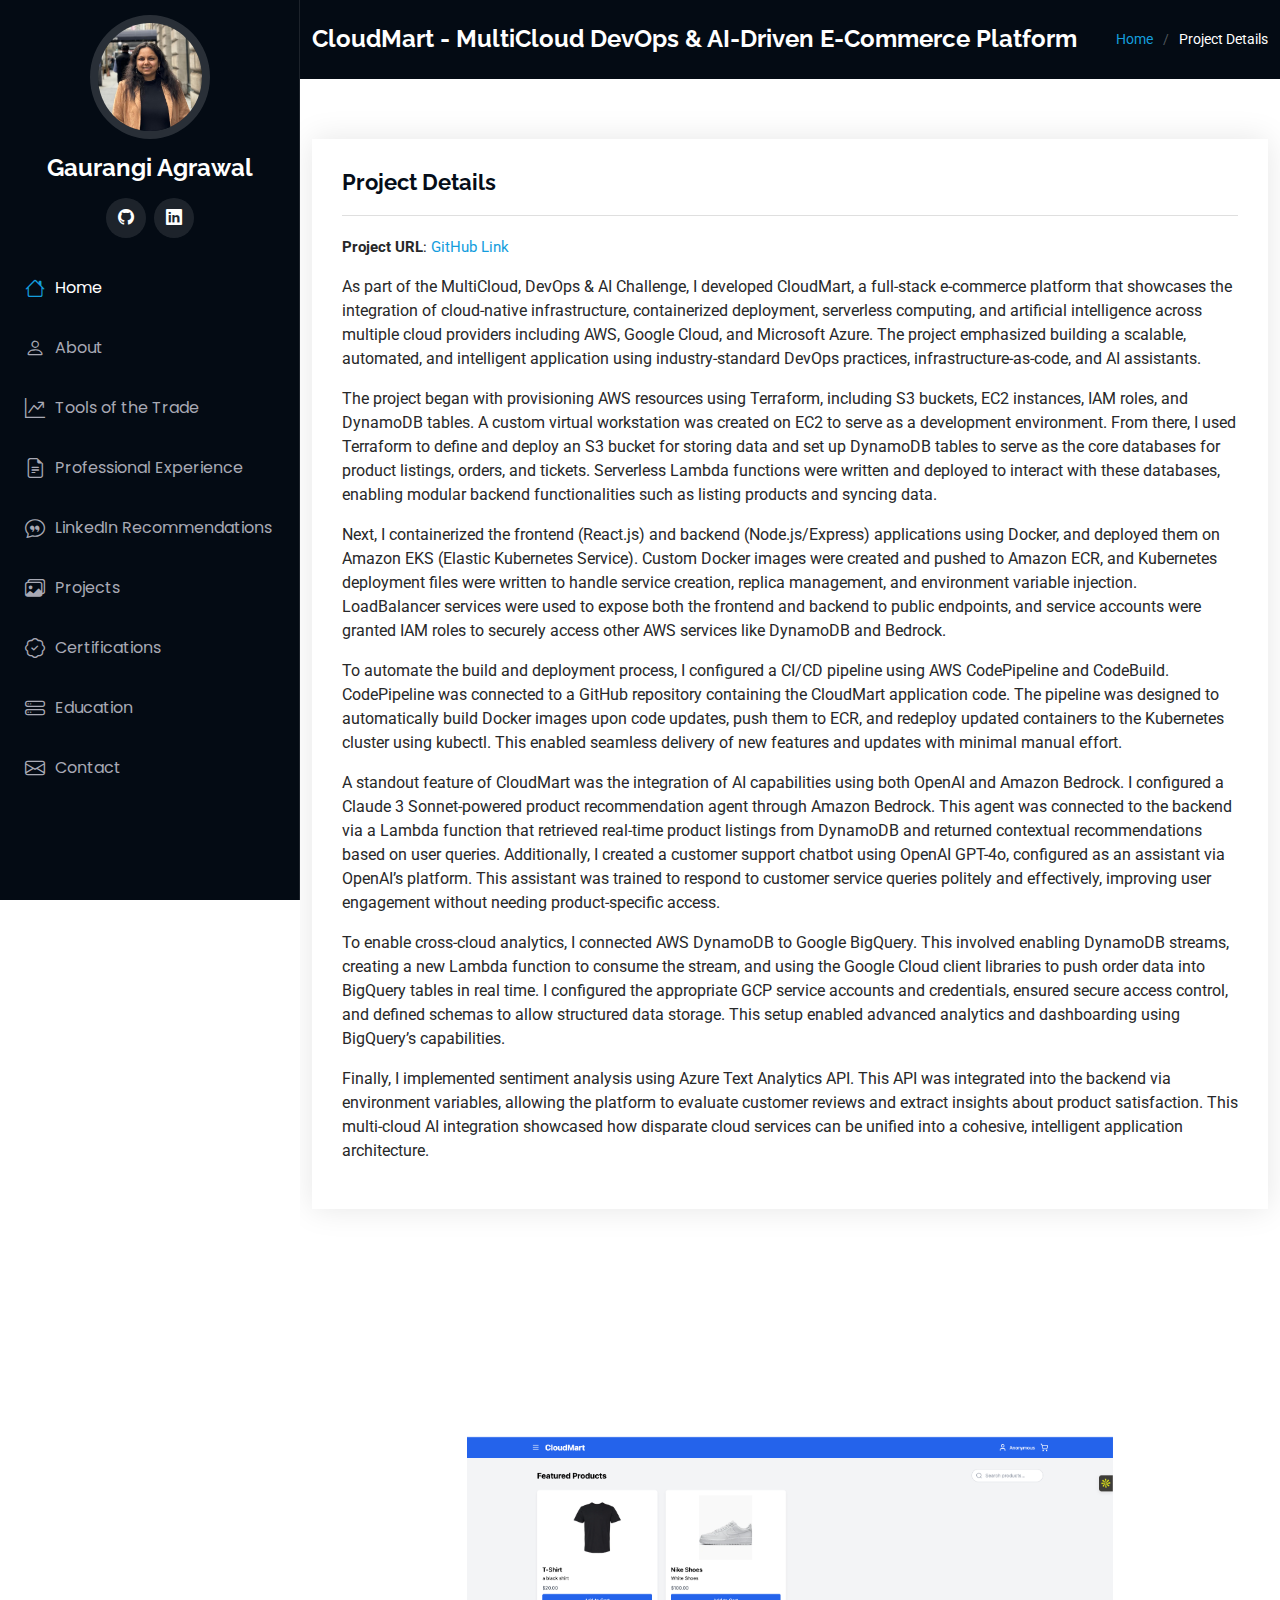
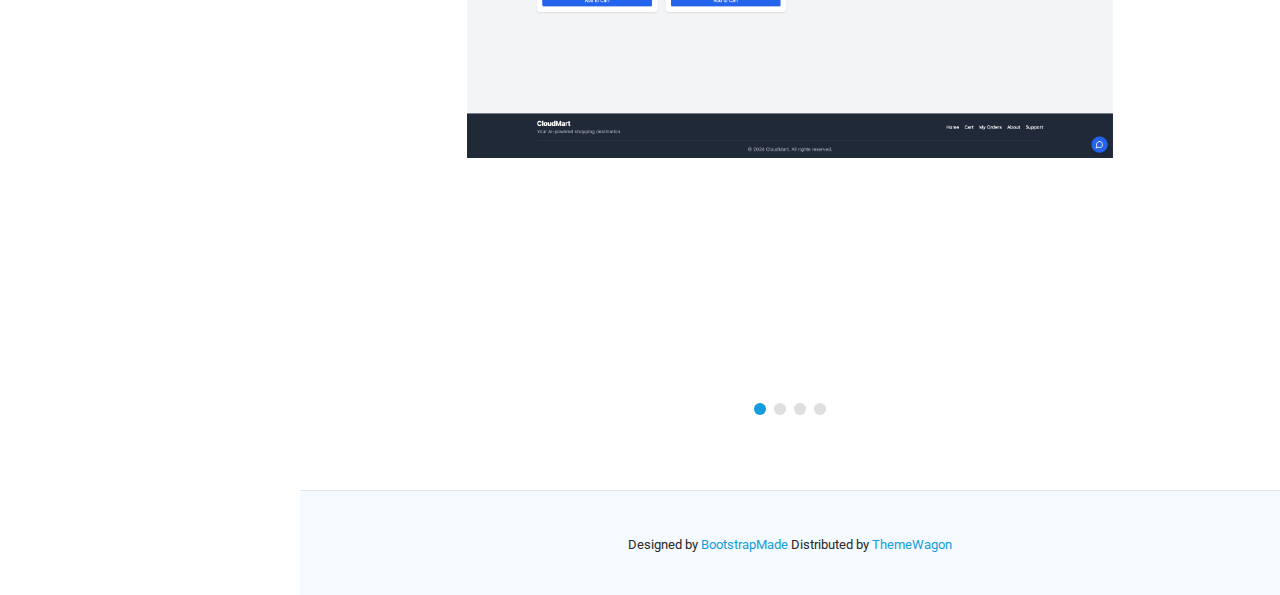
<file: cloudmart.html>
<!DOCTYPE html>
<html lang="en">

<head>
  <meta charset="utf-8">
  <meta content="width=device-width, initial-scale=1.0" name="viewport">
  <title>CloudMart - MultiCloud DevOps & AI-Driven E-Commerce Platform</title>
  <meta content="" name="description">
  <meta content="" name="keywords">

  <!-- Favicons -->
  <!-- <link href="assets/img/favicon.png" rel="icon">
  <link href="assets/img/apple-touch-icon.png" rel="apple-touch-icon"> -->

  <!-- Fonts -->
  <link href="https://fonts.googleapis.com" rel="preconnect">
  <link href="https://fonts.gstatic.com" rel="preconnect" crossorigin>
  <link href="https://fonts.googleapis.com/css2?family=Roboto:ital,wght@0,100;0,300;0,400;0,500;0,700;0,900;1,100;1,300;1,400;1,500;1,700;1,900&family=Poppins:ital,wght@0,100;0,200;0,300;0,400;0,500;0,600;0,700;0,800;0,900;1,100;1,200;1,300;1,400;1,500;1,600;1,700;1,800;1,900&family=Raleway:ital,wght@0,100;0,200;0,300;0,400;0,500;0,600;0,700;0,800;0,900;1,100;1,200;1,300;1,400;1,500;1,600;1,700;1,800;1,900&display=swap" rel="stylesheet">

  <!-- Vendor CSS Files -->
  <link href="assets/vendor/bootstrap/css/bootstrap.min.css" rel="stylesheet">
  <link href="assets/vendor/bootstrap-icons/bootstrap-icons.css" rel="stylesheet">
  <link href="assets/vendor/aos/aos.css" rel="stylesheet">
  <link href="assets/vendor/glightbox/css/glightbox.min.css" rel="stylesheet">
  <link href="assets/vendor/swiper/swiper-bundle.min.css" rel="stylesheet">

  <!-- Main CSS File -->
  <link href="assets/css/main.css" rel="stylesheet">

  <!-- =======================================================
  * Template Name: iPortfolio
  * Template URL: https://bootstrapmade.com/iportfolio-bootstrap-portfolio-websites-template/
  * Updated: Jun 29 2024 with Bootstrap v5.3.3
  * Author: BootstrapMade.com
  * License: https://bootstrapmade.com/license/
  ======================================================== -->
</head>

<body class="portfolio-details-page">

  <header id="header" class="header dark-background d-flex flex-column">
    <i class="header-toggle d-xl-none bi bi-list"></i>

    <div class="profile-img">
      <img src="assets/img/my-profile-img.jpeg" alt="" class="img-fluid rounded-circle">
    </div>

    <a href="index.html" class="logo d-flex align-items-center justify-content-center">
      <!-- Uncomment the line below if you also wish to use an image logo -->
      <!-- <img src="assets/img/logo.png" alt=""> -->
      <h1 class="sitename">Gaurangi Agrawal</h1>
    </a>

    <div class="social-links text-center">
      <a href="https://github.com/gaurangi-06" class="github"><i class="bi bi-github"></i></a>
      <a href="https://www.linkedin.com/in/gaurangi-agrawal/" class="linkedin"><i class="bi bi-linkedin"></i></a>
    </div>

    <nav id="navmenu" class="navmenu">
      <ul>
        <li><a href="index.html#hero" class="active"><i class="bi bi-house navicon"></i>Home</a></li>
        <li><a href="index.html#about"><i class="bi bi-person navicon"></i> About</a></li>
        <li><a href="#skills"><i class="bi bi-graph-up-arrow navicon"></i> Tools of the Trade</a></li>
        <li><a href="index.html#resume"><i class="bi bi-file-earmark-text navicon"></i> Professional Experience</a></li>
        <li><a href="index.html#testimonials"><i class="bi bi-chat-quote navicon"></i> LinkedIn Recommendations</a></li>
        <li><a href="index.html#portfolio"><i class="bi bi-images navicon"></i> Projects</a></li>
        <li><a href="index.html#certifications"><i class="bi bi-patch-check navicon"></i> Certifications</a></li>
        <li><a href="index.html#education"><i class="bi bi-hdd-stack navicon"></i> Education</a></li>
        <li><a href="index.html#contact"><i class="bi bi-envelope navicon"></i> Contact</a></li>
      </ul>
    </nav>

  </header>

  <main class="main">

    <!-- Page Title -->
    <div class="page-title dark-background">
      <div class="container d-lg-flex justify-content-between align-items-center">
        <h1 class="mb-2 mb-lg-0">CloudMart - MultiCloud DevOps & AI-Driven E-Commerce Platform</h1>
        <nav class="breadcrumbs">
          <ol>
            <li><a href="index.html">Home</a></li>
            <li class="current">Project Details</li>
          </ol>
        </nav>
      </div>
    </div><!-- End Page Title -->

    <!-- Portfolio Details Section -->
    <section id="portfolio-details" class="portfolio-details section">

      <div class="container" data-aos="fade-up" data-aos-delay="100">

        <div class="col-lg-12"></div>
          <div class="portfolio-info" data-aos="fade-up" data-aos-delay="200">
            <h3>Project Details</h3>
            <ul>
              <li><strong>Project URL</strong>: <a href="https://github.com/Gaurangi-06/cloudmart">GitHub Link</a></li>
            </ul>
            <p>
              As part of the MultiCloud, DevOps & AI Challenge, I developed CloudMart, a full-stack e-commerce platform that showcases the integration of cloud-native infrastructure, containerized deployment, serverless computing, and artificial intelligence across multiple cloud providers including AWS, Google Cloud, and Microsoft Azure. The project emphasized building a scalable, automated, and intelligent application using industry-standard DevOps practices, infrastructure-as-code, and AI assistants.
            </p>
            <p>
              The project began with provisioning AWS resources using Terraform, including S3 buckets, EC2 instances, IAM roles, and DynamoDB tables. A custom virtual workstation was created on EC2 to serve as a development environment. From there, I used Terraform to define and deploy an S3 bucket for storing data and set up DynamoDB tables to serve as the core databases for product listings, orders, and tickets. Serverless Lambda functions were written and deployed to interact with these databases, enabling modular backend functionalities such as listing products and syncing data.
            </p>
            <p>
              Next, I containerized the frontend (React.js) and backend (Node.js/Express) applications using Docker, and deployed them on Amazon EKS (Elastic Kubernetes Service). Custom Docker images were created and pushed to Amazon ECR, and Kubernetes deployment files were written to handle service creation, replica management, and environment variable injection. LoadBalancer services were used to expose both the frontend and backend to public endpoints, and service accounts were granted IAM roles to securely access other AWS services like DynamoDB and Bedrock.
            </p>
            <p>
              To automate the build and deployment process, I configured a CI/CD pipeline using AWS CodePipeline and CodeBuild. CodePipeline was connected to a GitHub repository containing the CloudMart application code. The pipeline was designed to automatically build Docker images upon code updates, push them to ECR, and redeploy updated containers to the Kubernetes cluster using kubectl. This enabled seamless delivery of new features and updates with minimal manual effort.
            </p>
            <p>
              A standout feature of CloudMart was the integration of AI capabilities using both OpenAI and Amazon Bedrock. I configured a Claude 3 Sonnet-powered product recommendation agent through Amazon Bedrock. This agent was connected to the backend via a Lambda function that retrieved real-time product listings from DynamoDB and returned contextual recommendations based on user queries. Additionally, I created a customer support chatbot using OpenAI GPT-4o, configured as an assistant via OpenAI’s platform. This assistant was trained to respond to customer service queries politely and effectively, improving user engagement without needing product-specific access.
            </p>
            <p>
              To enable cross-cloud analytics, I connected AWS DynamoDB to Google BigQuery. This involved enabling DynamoDB streams, creating a new Lambda function to consume the stream, and using the Google Cloud client libraries to push order data into BigQuery tables in real time. I configured the appropriate GCP service accounts and credentials, ensured secure access control, and defined schemas to allow structured data storage. This setup enabled advanced analytics and dashboarding using BigQuery’s capabilities.
            </p>
            <p>
              Finally, I implemented sentiment analysis using Azure Text Analytics API. This API was integrated into the backend via environment variables, allowing the platform to evaluate customer reviews and extract insights about product satisfaction. This multi-cloud AI integration showcased how disparate cloud services can be unified into a cohesive, intelligent application architecture.
            </p>
          </div>
          
        </div>

        <div class="row gy-4 d-flex justify-content-center">

          <div class="col-lg-8">
            <div class="portfolio-details-slider swiper init-swiper">

              <script type="application/json" class="swiper-config">
                {
                  "loop": true,
                  "speed": 600,
                  "autoplay": {
                    "delay": 5000
                  },
                  "slidesPerView": "auto",
                  "pagination": {
                    "el": ".swiper-pagination",
                    "type": "bullets",
                    "clickable": true
                  }
                }
              </script>

              <div class="swiper-wrapper align-items-center">

                <div class="swiper-slide">
                  <img src="assets/img/portfolio/cloudmart_1.png" alt="">
                </div>

                <div class="swiper-slide">
                  <img src="assets/img/portfolio/cloudmart_2.png" alt="">
                </div>

                <div class="swiper-slide">
                  <img src="assets/img/portfolio/cloudmart_3.png" alt="">
                </div>

                <div class="swiper-slide">
                  <img src="assets/img/portfolio/cloudmart_4.png" alt="">
                </div>

              </div>
              <div class="swiper-pagination"></div>
            </div>
          </div>

        </div>

      </div>

    </section><!-- /Portfolio Details Section -->

  </main>

  <footer id="footer" class="footer position-relative light-background">

    <div class="container">
      <!-- <div class="copyright text-center ">
        <p>© <span>Copyright</span> <strong class="px-1 sitename">iPortfolio</strong> <span>All Rights Reserved</span></p>
      </div> -->
      <div class="credits">
        <!-- All the links in the footer should remain intact. -->
        <!-- You can delete the links only if you've purchased the pro version. -->
        <!-- Licensing information: https://bootstrapmade.com/license/ -->
        <!-- Purchase the pro version with working PHP/AJAX contact form: [buy-url] -->
        Designed by <a href="https://bootstrapmade.com/">BootstrapMade</a> Distributed by <a href="https://themewagon.com">ThemeWagon</a>
      </div>
    </div>

  </footer>

  <!-- Scroll Top -->
  <a href="#" id="scroll-top" class="scroll-top d-flex align-items-center justify-content-center"><i class="bi bi-arrow-up-short"></i></a>

  <!-- Preloader -->
  <div id="preloader"></div>

  <!-- Vendor JS Files -->
  <script src="assets/vendor/bootstrap/js/bootstrap.bundle.min.js"></script>
  <script src="assets/vendor/php-email-form/validate.js"></script>
  <script src="assets/vendor/aos/aos.js"></script>
  <script src="assets/vendor/typed.js/typed.umd.js"></script>
  <script src="assets/vendor/purecounter/purecounter_vanilla.js"></script>
  <script src="assets/vendor/waypoints/noframework.waypoints.js"></script>
  <script src="assets/vendor/glightbox/js/glightbox.min.js"></script>
  <script src="assets/vendor/imagesloaded/imagesloaded.pkgd.min.js"></script>
  <script src="assets/vendor/isotope-layout/isotope.pkgd.min.js"></script>
  <script src="assets/vendor/swiper/swiper-bundle.min.js"></script>

  <!-- Main JS File -->
  <script src="assets/js/main.js"></script>

</body>

</html>
</file>
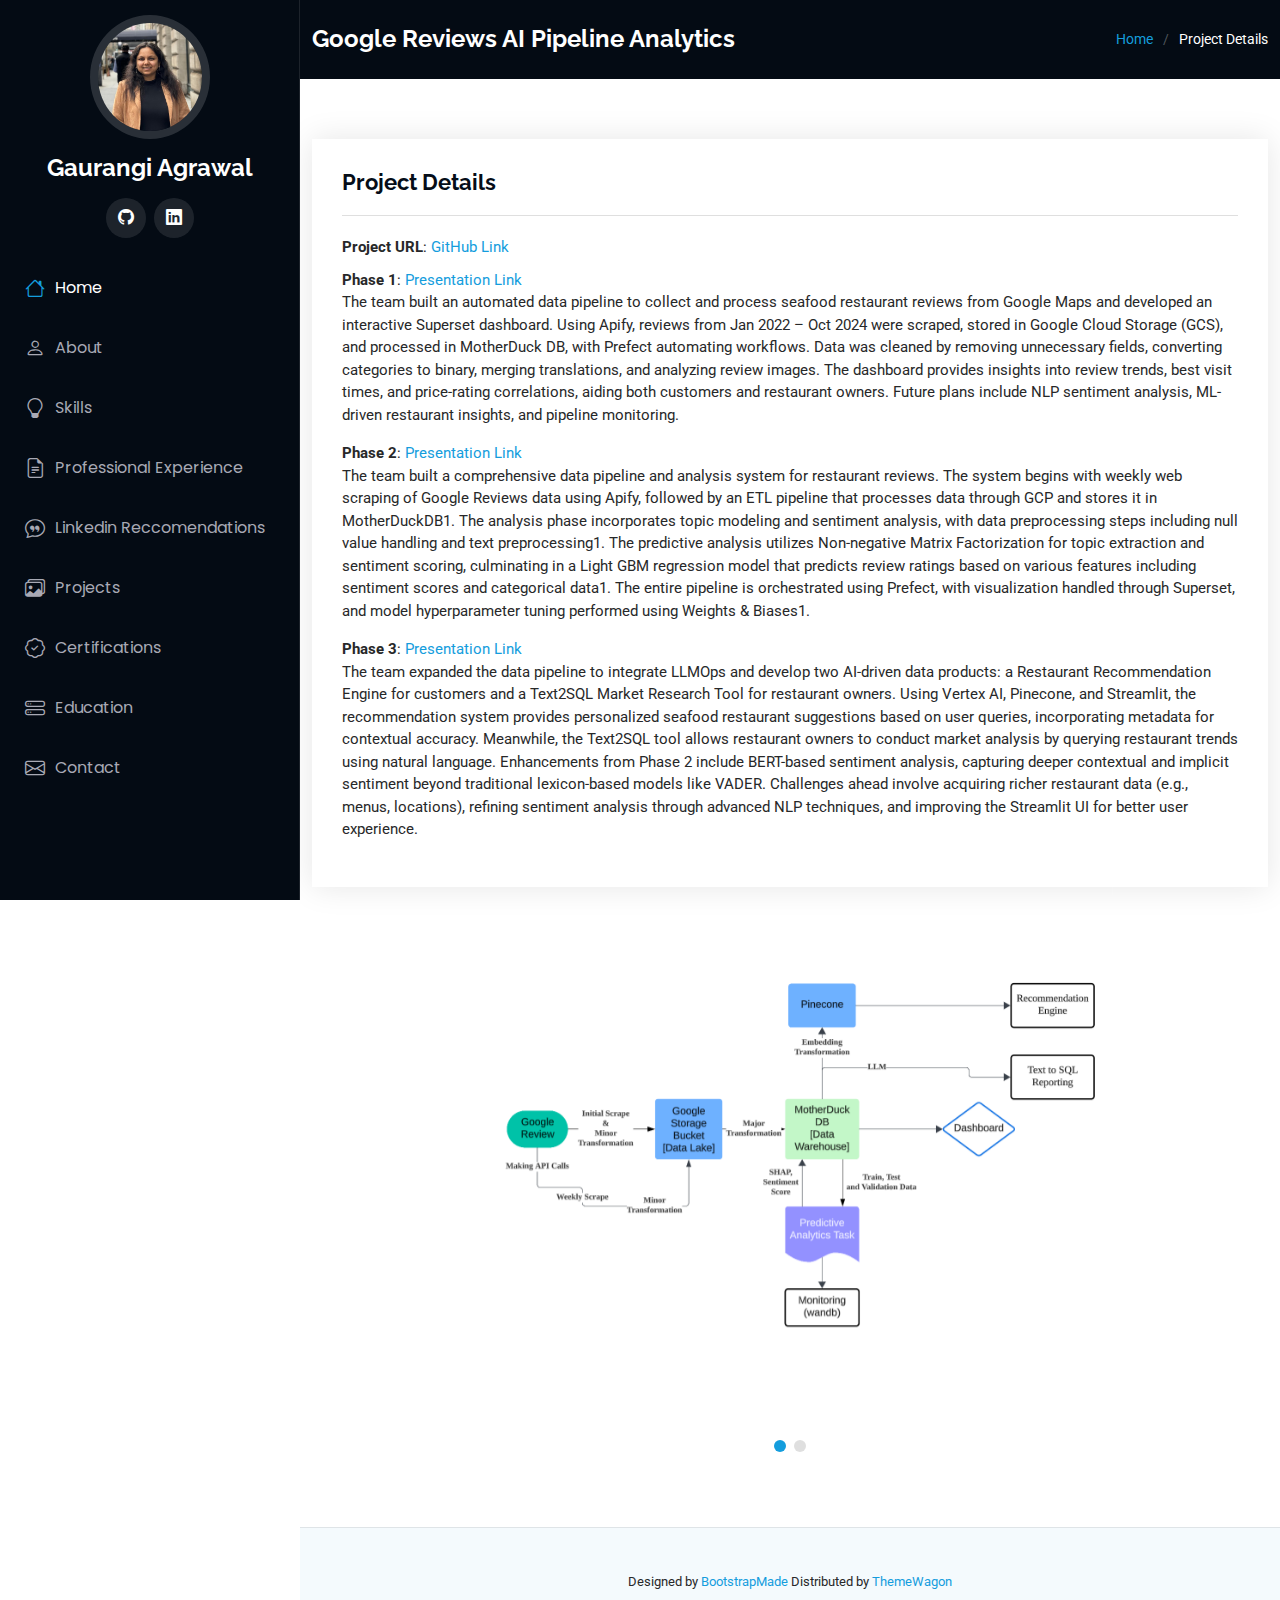
<file: google_reviews.html>
<!DOCTYPE html>
<html lang="en">

<head>
  <meta charset="utf-8">
  <meta content="width=device-width, initial-scale=1.0" name="viewport">
  <title>Google Reviews AI Pipeline Analytics</title>
  <meta content="" name="description">
  <meta content="" name="keywords">

  <!-- Favicons -->
  <!-- <link href="assets/img/favicon.png" rel="icon">
  <link href="assets/img/apple-touch-icon.png" rel="apple-touch-icon"> -->

  <!-- Fonts -->
  <link href="https://fonts.googleapis.com" rel="preconnect">
  <link href="https://fonts.gstatic.com" rel="preconnect" crossorigin>
  <link href="https://fonts.googleapis.com/css2?family=Roboto:ital,wght@0,100;0,300;0,400;0,500;0,700;0,900;1,100;1,300;1,400;1,500;1,700;1,900&family=Poppins:ital,wght@0,100;0,200;0,300;0,400;0,500;0,600;0,700;0,800;0,900;1,100;1,200;1,300;1,400;1,500;1,600;1,700;1,800;1,900&family=Raleway:ital,wght@0,100;0,200;0,300;0,400;0,500;0,600;0,700;0,800;0,900;1,100;1,200;1,300;1,400;1,500;1,600;1,700;1,800;1,900&display=swap" rel="stylesheet">

  <!-- Vendor CSS Files -->
  <link href="assets/vendor/bootstrap/css/bootstrap.min.css" rel="stylesheet">
  <link href="assets/vendor/bootstrap-icons/bootstrap-icons.css" rel="stylesheet">
  <link href="assets/vendor/aos/aos.css" rel="stylesheet">
  <link href="assets/vendor/glightbox/css/glightbox.min.css" rel="stylesheet">
  <link href="assets/vendor/swiper/swiper-bundle.min.css" rel="stylesheet">

  <!-- Main CSS File -->
  <link href="assets/css/main.css" rel="stylesheet">

  <!-- =======================================================
  * Template Name: iPortfolio
  * Template URL: https://bootstrapmade.com/iportfolio-bootstrap-portfolio-websites-template/
  * Updated: Jun 29 2024 with Bootstrap v5.3.3
  * Author: BootstrapMade.com
  * License: https://bootstrapmade.com/license/
  ======================================================== -->
</head>

<body class="portfolio-details-page">

  <header id="header" class="header dark-background d-flex flex-column">
    <i class="header-toggle d-xl-none bi bi-list"></i>

    <div class="profile-img">
      <img src="assets/img/my-profile-img.jpeg" alt="" class="img-fluid rounded-circle">
    </div>

    <a href="index.html" class="logo d-flex align-items-center justify-content-center">
      <!-- Uncomment the line below if you also wish to use an image logo -->
      <!-- <img src="assets/img/logo.png" alt=""> -->
      <h1 class="sitename">Gaurangi Agrawal</h1>
    </a>

    <div class="social-links text-center">
      <a href="https://github.com/gaurangi-06" class="github"><i class="bi bi-github"></i></a>
      <a href="https://www.linkedin.com/in/gaurangi-agrawal/" class="linkedin"><i class="bi bi-linkedin"></i></a>
    </div>

    <nav id="navmenu" class="navmenu">
      <ul>
        <li><a href="index.html#hero" class="active"><i class="bi bi-house navicon"></i>Home</a></li>
        <li><a href="index.html#about"><i class="bi bi-person navicon"></i> About</a></li>
        <li><a href="index.html#skills"><i class="bi bi-lightbulb navicon"></i> Skills</a></li>
        <li><a href="index.html#resume"><i class="bi bi-file-earmark-text navicon"></i> Professional Experience</a></li>
        <li><a href="index.html#testimonials"><i class="bi bi-chat-quote navicon"></i> Linkedin Reccomendations</a></li>
        <li><a href="index.html#portfolio"><i class="bi bi-images navicon"></i> Projects</a></li>
        <li><a href="index.html#certifications"><i class="bi bi-patch-check navicon"></i> Certifications</a></li>
        <li><a href="index.html#education"><i class="bi bi-hdd-stack navicon"></i> Education</a></li>
        <li><a href="index.html#contact"><i class="bi bi-envelope navicon"></i> Contact</a></li>
      </ul>
    </nav>

  </header>

  <main class="main">

    <!-- Page Title -->
    <div class="page-title dark-background">
      <div class="container d-lg-flex justify-content-between align-items-center">
        <h1 class="mb-2 mb-lg-0">Google Reviews AI Pipeline Analytics</h1>
        <nav class="breadcrumbs">
          <ol>
            <li><a href="index.html">Home</a></li>
            <li class="current">Project Details</li>
          </ol>
        </nav>
      </div>
    </div><!-- End Page Title -->

    <!-- Portfolio Details Section -->
    <section id="portfolio-details" class="portfolio-details section">

      <div class="container" data-aos="fade-up" data-aos-delay="100">

        <div class="col-lg-12"></div>
          <div class="portfolio-info" data-aos="fade-up" data-aos-delay="200">
            <h3>Project Details</h3>
            <ul>
              <li><strong>Project URL</strong>: <a href="https://github.com/Gaurangi-06/Google-Reviews-AI-Pipeline-Analytics?tab=readme-ov-file">GitHub Link</a></li>
              <li><strong>Phase 1</strong>: <a href="ppt/BA882 Phase 1.pdf">Presentation Link</a></li>
              <p>
                The team built an automated data pipeline to collect and process seafood restaurant reviews from Google Maps and developed an interactive Superset dashboard. Using Apify, reviews from Jan 2022 – Oct 2024 were scraped, stored in Google Cloud Storage (GCS), and processed in MotherDuck DB, with Prefect automating workflows. Data was cleaned by removing unnecessary fields, converting categories to binary, merging translations, and analyzing review images. The dashboard provides insights into review trends, best visit times, and price-rating correlations, aiding both customers and restaurant owners. Future plans include NLP sentiment analysis, ML-driven restaurant insights, and pipeline monitoring.
              </p>
              <li><strong>Phase 2</strong>: <a href="ppt/BA882 Phase 2.pdf">Presentation Link</a></li>
              <p>
                The team built a comprehensive data pipeline and analysis system for restaurant reviews. The system begins with weekly web scraping of Google Reviews data using Apify, followed by an ETL pipeline that processes data through GCP and stores it in MotherDuckDB1. The analysis phase incorporates topic modeling and sentiment analysis, with data preprocessing steps including null value handling and text preprocessing1. The predictive analysis utilizes Non-negative Matrix Factorization for topic extraction and sentiment scoring, culminating in a Light GBM regression model that predicts review ratings based on various features including sentiment scores and categorical data1. The entire pipeline is orchestrated using Prefect, with visualization handled through Superset, and model hyperparameter tuning performed using Weights & Biases1.
              </p>
              <li><strong>Phase 3</strong>: <a href="ppt/BA882 Phase 3.pdf">Presentation Link</a></li>
              <p>
                The team expanded the data pipeline to integrate LLMOps and develop two AI-driven data products: a Restaurant Recommendation Engine for customers and a Text2SQL Market Research Tool for restaurant owners. Using Vertex AI, Pinecone, and Streamlit, the recommendation system provides personalized seafood restaurant suggestions based on user queries, incorporating metadata for contextual accuracy. Meanwhile, the Text2SQL tool allows restaurant owners to conduct market analysis by querying restaurant trends using natural language. Enhancements from Phase 2 include BERT-based sentiment analysis, capturing deeper contextual and implicit sentiment beyond traditional lexicon-based models like VADER. Challenges ahead involve acquiring richer restaurant data (e.g., menus, locations), refining sentiment analysis through advanced NLP techniques, and improving the Streamlit UI for better user experience.
              </p>
            </ul>
          </div>
          
        </div>

        <div class="row gy-4 d-flex justify-content-center">

          <div class="col-lg-8">
            <div class="portfolio-details-slider swiper init-swiper">

              <script type="application/json" class="swiper-config">
                {
                  "loop": true,
                  "speed": 600,
                  "autoplay": {
                    "delay": 5000
                  },
                  "slidesPerView": "auto",
                  "pagination": {
                    "el": ".swiper-pagination",
                    "type": "bullets",
                    "clickable": true
                  }
                }
              </script>

              <div class="swiper-wrapper align-items-center">

                <div class="swiper-slide">
                  <img src="assets/img/portfolio/google_reviews_1.png" alt="">
                </div>

                <div class="swiper-slide">
                  <img src="assets/img/portfolio/google_reviews_2.png" alt="">
                </div>

              </div>
              <div class="swiper-pagination"></div>
            </div>
          </div>

        </div>

      </div>

    </section><!-- /Portfolio Details Section -->

  </main>

  <footer id="footer" class="footer position-relative light-background">

    <div class="container">
      <!-- <div class="copyright text-center ">
        <p>© <span>Copyright</span> <strong class="px-1 sitename">iPortfolio</strong> <span>All Rights Reserved</span></p>
      </div> -->
      <div class="credits">
        <!-- All the links in the footer should remain intact. -->
        <!-- You can delete the links only if you've purchased the pro version. -->
        <!-- Licensing information: https://bootstrapmade.com/license/ -->
        <!-- Purchase the pro version with working PHP/AJAX contact form: [buy-url] -->
        Designed by <a href="https://bootstrapmade.com/">BootstrapMade</a> Distributed by <a href="https://themewagon.com">ThemeWagon</a>
      </div>
    </div>

  </footer>

  <!-- Scroll Top -->
  <a href="#" id="scroll-top" class="scroll-top d-flex align-items-center justify-content-center"><i class="bi bi-arrow-up-short"></i></a>

  <!-- Preloader -->
  <div id="preloader"></div>

  <!-- Vendor JS Files -->
  <script src="assets/vendor/bootstrap/js/bootstrap.bundle.min.js"></script>
  <script src="assets/vendor/php-email-form/validate.js"></script>
  <script src="assets/vendor/aos/aos.js"></script>
  <script src="assets/vendor/typed.js/typed.umd.js"></script>
  <script src="assets/vendor/purecounter/purecounter_vanilla.js"></script>
  <script src="assets/vendor/waypoints/noframework.waypoints.js"></script>
  <script src="assets/vendor/glightbox/js/glightbox.min.js"></script>
  <script src="assets/vendor/imagesloaded/imagesloaded.pkgd.min.js"></script>
  <script src="assets/vendor/isotope-layout/isotope.pkgd.min.js"></script>
  <script src="assets/vendor/swiper/swiper-bundle.min.js"></script>

  <!-- Main JS File -->
  <script src="assets/js/main.js"></script>

</body>

</html>
</file>
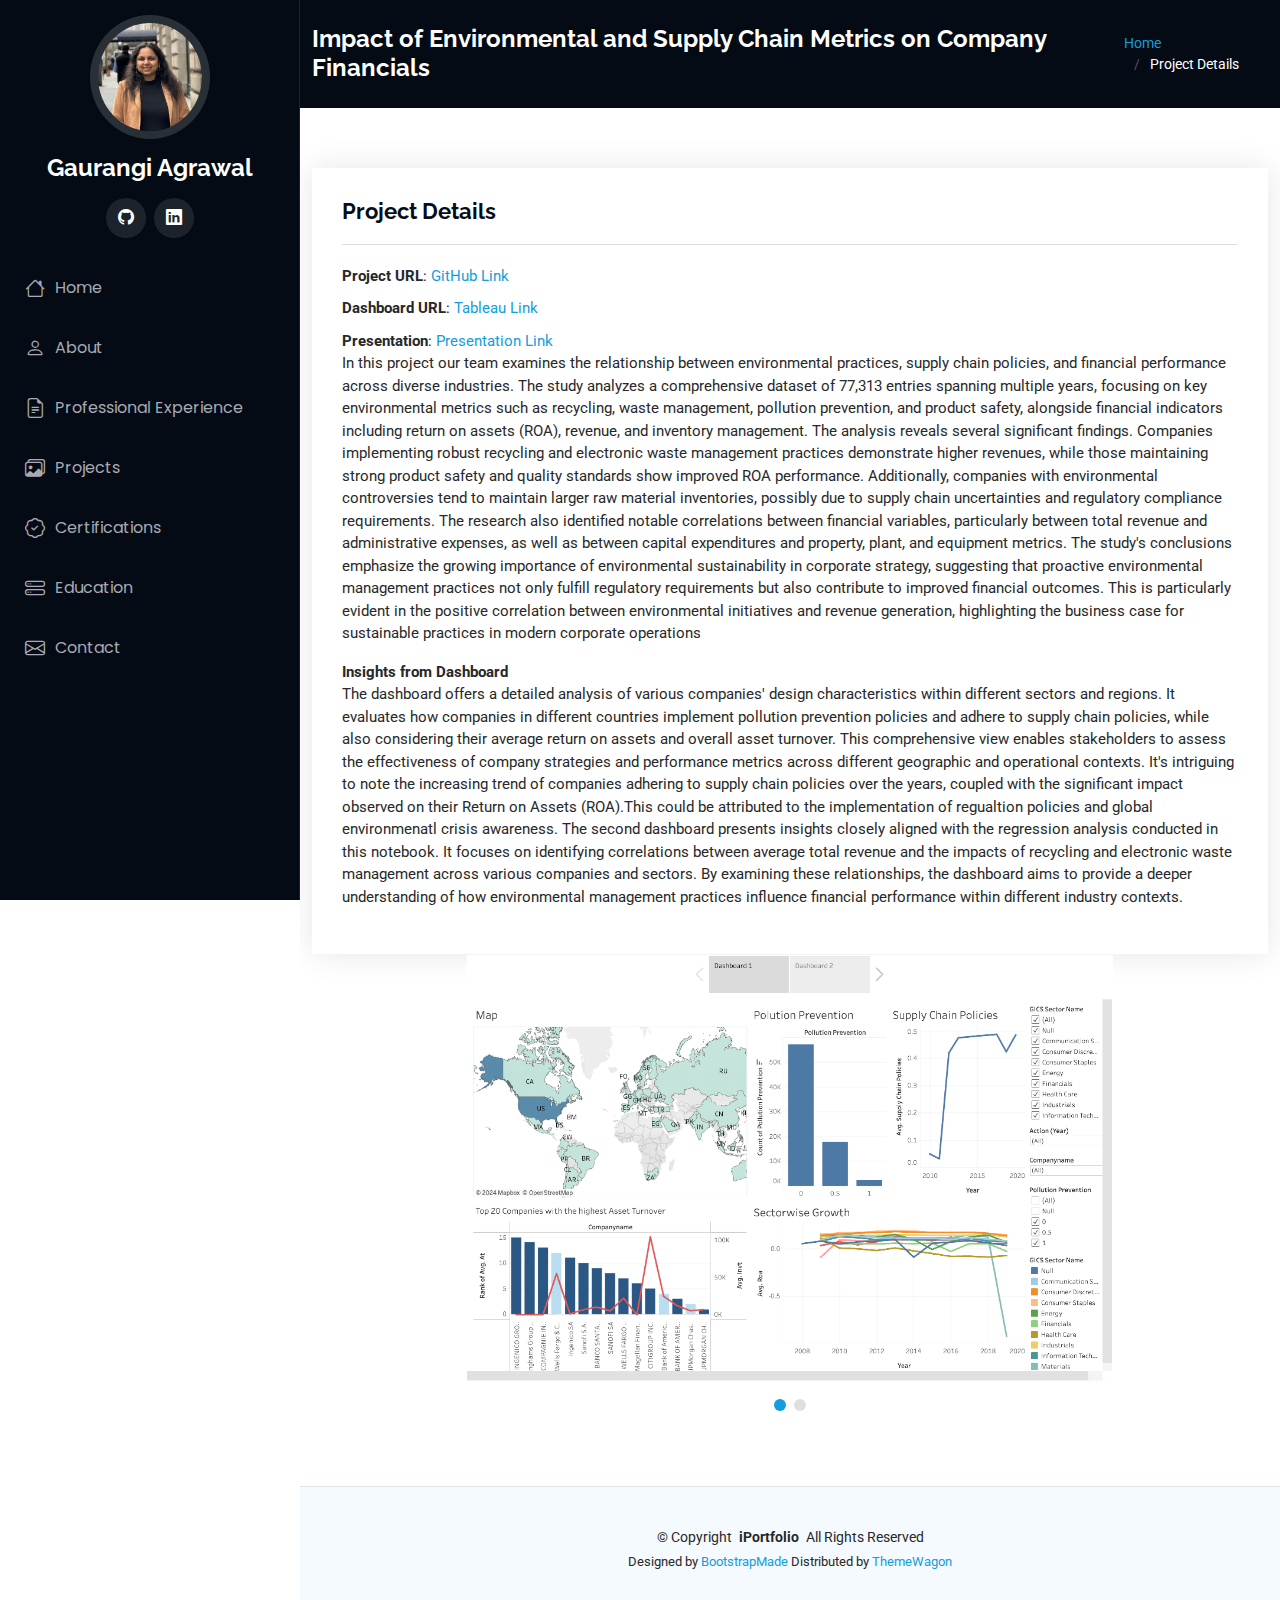
<file: impact_of_Eevironmental_and_supply_chain_metrics.html>
<!DOCTYPE html>
<html lang="en">

<head>
  <meta charset="utf-8">
  <meta content="width=device-width, initial-scale=1.0" name="viewport">
  <title>Impact of Environmental and Supply Chain Metrics on Company Financials</title>
  <meta content="" name="description">
  <meta content="" name="keywords">

  <!-- Favicons -->
  <!-- <link href="assets/img/favicon.png" rel="icon">
  <link href="assets/img/apple-touch-icon.png" rel="apple-touch-icon"> -->

  <!-- Fonts -->
  <link href="https://fonts.googleapis.com" rel="preconnect">
  <link href="https://fonts.gstatic.com" rel="preconnect" crossorigin>
  <link href="https://fonts.googleapis.com/css2?family=Roboto:ital,wght@0,100;0,300;0,400;0,500;0,700;0,900;1,100;1,300;1,400;1,500;1,700;1,900&family=Poppins:ital,wght@0,100;0,200;0,300;0,400;0,500;0,600;0,700;0,800;0,900;1,100;1,200;1,300;1,400;1,500;1,600;1,700;1,800;1,900&family=Raleway:ital,wght@0,100;0,200;0,300;0,400;0,500;0,600;0,700;0,800;0,900;1,100;1,200;1,300;1,400;1,500;1,600;1,700;1,800;1,900&display=swap" rel="stylesheet">

  <!-- Vendor CSS Files -->
  <link href="assets/vendor/bootstrap/css/bootstrap.min.css" rel="stylesheet">
  <link href="assets/vendor/bootstrap-icons/bootstrap-icons.css" rel="stylesheet">
  <link href="assets/vendor/aos/aos.css" rel="stylesheet">
  <link href="assets/vendor/glightbox/css/glightbox.min.css" rel="stylesheet">
  <link href="assets/vendor/swiper/swiper-bundle.min.css" rel="stylesheet">

  <!-- Main CSS File -->
  <link href="assets/css/main.css" rel="stylesheet">

  <!-- =======================================================
  * Template Name: iPortfolio
  * Template URL: https://bootstrapmade.com/iportfolio-bootstrap-portfolio-websites-template/
  * Updated: Jun 29 2024 with Bootstrap v5.3.3
  * Author: BootstrapMade.com
  * License: https://bootstrapmade.com/license/
  ======================================================== -->
</head>

<body class="portfolio-details-page">

  <header id="header" class="header dark-background d-flex flex-column">
    <i class="header-toggle d-xl-none bi bi-list"></i>

    <div class="profile-img">
      <img src="assets/img/my-profile-img.jpeg" alt="" class="img-fluid rounded-circle">
    </div>

    <a href="index.html" class="logo d-flex align-items-center justify-content-center">
      <!-- Uncomment the line below if you also wish to use an image logo -->
      <!-- <img src="assets/img/logo.png" alt=""> -->
      <h1 class="sitename">Gaurangi Agrawal</h1>
    </a>

    <div class="social-links text-center">
      <a href="https://github.com/gaurangi-06" class="github"><i class="bi bi-github"></i></a>
      <a href="https://www.linkedin.com/in/gaurangi-agrawal/" class="linkedin"><i class="bi bi-linkedin"></i></a>
    </div>

    <nav id="navmenu" class="navmenu">
      <ul>
        <li><a href="index.html"><i class="bi bi-house navicon"></i>Home</a></li>
        <li><a href="index.html#about"><i class="bi bi-person navicon"></i> About</a></li>
        <li><a href="index.html#resume"><i class="bi bi-file-earmark-text navicon"></i> Professional Experience</a></li>
        <li><a href="index.html#portfolio"><i class="bi bi-images navicon"></i> Projects</a></li>
        <li><a href="index.html#certifications"><i class="bi bi-patch-check navicon"></i> Certifications</a></li>
        <li><a href="index.html#education"><i class="bi bi-hdd-stack navicon"></i> Education</a></li>
        <li><a href="index.html#contact"><i class="bi bi-envelope navicon"></i> Contact</a></li>
      </ul>
    </nav>

  </header>

  <main class="main">

    <!-- Page Title -->
    <div class="page-title dark-background">
      <div class="container d-lg-flex justify-content-between align-items-center">
        <h1 class="mb-2 mb-lg-0">Impact of Environmental and Supply Chain Metrics on Company Financials</h1>
        <nav class="breadcrumbs">
          <ol>
            <li><a href="index.html">Home</a></li>
            <li class="current">Project Details</li>
          </ol>
        </nav>
      </div>
    </div><!-- End Page Title -->

    <!-- Portfolio Details Section -->
    <section id="portfolio-details" class="portfolio-details section">

      <div class="container" data-aos="fade-up" data-aos-delay="100">

        <div class="col-lg-12"></div>
          <div class="portfolio-info" data-aos="fade-up" data-aos-delay="200">
            <h3>Project Details</h3>
            <ul>
              <li><strong>Project URL</strong>: <a href="https://github.com/Gaurangi-06/Impact-of-Environmental-and-Supply-Chain-Metrics-on-Company-Financials">GitHub Link</a></li>
              <li><strong>Dashboard URL</strong>: <a href="https://public.tableau.com/app/profile/gaurangi.agrawal/viz/SupplyChainPolicies/Story1?publish=yes">Tableau Link</a></li>
              <li><strong>Presentation</strong>: <a href="ppt/BA875.pdf">Presentation Link</a></li>
              <p>
                In this project our team examines the relationship between environmental practices, supply chain policies, and financial performance across diverse industries. The study analyzes a comprehensive dataset of 77,313 entries spanning multiple years, focusing on key environmental metrics such as recycling, waste management, pollution prevention, and product safety, alongside financial indicators including return on assets (ROA), revenue, and inventory management.
                The analysis reveals several significant findings. Companies implementing robust recycling and electronic waste management practices demonstrate higher revenues, while those maintaining strong product safety and quality standards show improved ROA performance. Additionally, companies with environmental controversies tend to maintain larger raw material inventories, possibly due to supply chain uncertainties and regulatory compliance requirements. The research also identified notable correlations between financial variables, particularly between total revenue and administrative expenses, as well as between capital expenditures and property, plant, and equipment metrics.
                The study's conclusions emphasize the growing importance of environmental sustainability in corporate strategy, suggesting that proactive environmental management practices not only fulfill regulatory requirements but also contribute to improved financial outcomes. This is particularly evident in the positive correlation between environmental initiatives and revenue generation, highlighting the business case for sustainable practices in modern corporate operations
              </p>
              <li><strong>Insights from Dashboard</strong></li>
              <p>
                The dashboard offers a detailed analysis of various companies' design characteristics within different sectors and regions. It evaluates how companies in different countries implement pollution prevention policies and adhere to supply chain policies, while also considering their average return on assets and overall asset turnover. This comprehensive view enables stakeholders to assess the effectiveness of company strategies and performance metrics across different geographic and operational contexts.
                It's intriguing to note the increasing trend of companies adhering to supply chain policies over the years, coupled with the significant impact observed on their Return on Assets (ROA).This could be attributed to the implementation of regualtion policies and global environmenatl crisis awareness.
                The second dashboard presents insights closely aligned with the regression analysis conducted in this notebook. It focuses on identifying correlations between average total revenue and the impacts of recycling and electronic waste management across various companies and sectors. By examining these relationships, the dashboard aims to provide a deeper understanding of how environmental management practices influence financial performance within different industry contexts.
              </p>
            </ul>
          </div>
          
        </div>

        <div class="row gy-4 d-flex justify-content-center">

          <div class="col-lg-8">
            <div class="portfolio-details-slider swiper init-swiper">

              <script type="application/json" class="swiper-config">
                {
                  "loop": true,
                  "speed": 600,
                  "autoplay": {
                    "delay": 5000
                  },
                  "slidesPerView": "auto",
                  "pagination": {
                    "el": ".swiper-pagination",
                    "type": "bullets",
                    "clickable": true
                  }
                }
              </script>

              <div class="swiper-wrapper align-items-center">

                <div class="swiper-slide">
                  <img src="assets/img/portfolio/supply_chain_1.png" alt="">
                </div>

                <div class="swiper-slide">
                  <img src="assets/img/portfolio/supply_chain_2.png" alt="">
                </div>

              </div>
              <div class="swiper-pagination"></div>
            </div>
          </div>

        </div>

      </div>

    </section><!-- /Portfolio Details Section -->

  </main>

  <footer id="footer" class="footer position-relative light-background">

    <div class="container">
      <div class="copyright text-center ">
        <p>© <span>Copyright</span> <strong class="px-1 sitename">iPortfolio</strong> <span>All Rights Reserved</span></p>
      </div>
      <div class="credits">
        <!-- All the links in the footer should remain intact. -->
        <!-- You can delete the links only if you've purchased the pro version. -->
        <!-- Licensing information: https://bootstrapmade.com/license/ -->
        <!-- Purchase the pro version with working PHP/AJAX contact form: [buy-url] -->
        Designed by <a href="https://bootstrapmade.com/">BootstrapMade</a> Distributed by <a href="https://themewagon.com">ThemeWagon</a>
      </div>
    </div>

  </footer>

  <!-- Scroll Top -->
  <a href="#" id="scroll-top" class="scroll-top d-flex align-items-center justify-content-center"><i class="bi bi-arrow-up-short"></i></a>

  <!-- Preloader -->
  <div id="preloader"></div>

  <!-- Vendor JS Files -->
  <script src="assets/vendor/bootstrap/js/bootstrap.bundle.min.js"></script>
  <script src="assets/vendor/php-email-form/validate.js"></script>
  <script src="assets/vendor/aos/aos.js"></script>
  <script src="assets/vendor/typed.js/typed.umd.js"></script>
  <script src="assets/vendor/purecounter/purecounter_vanilla.js"></script>
  <script src="assets/vendor/waypoints/noframework.waypoints.js"></script>
  <script src="assets/vendor/glightbox/js/glightbox.min.js"></script>
  <script src="assets/vendor/imagesloaded/imagesloaded.pkgd.min.js"></script>
  <script src="assets/vendor/isotope-layout/isotope.pkgd.min.js"></script>
  <script src="assets/vendor/swiper/swiper-bundle.min.js"></script>

  <!-- Main JS File -->
  <script src="assets/js/main.js"></script>

</body>

</html>
</file>
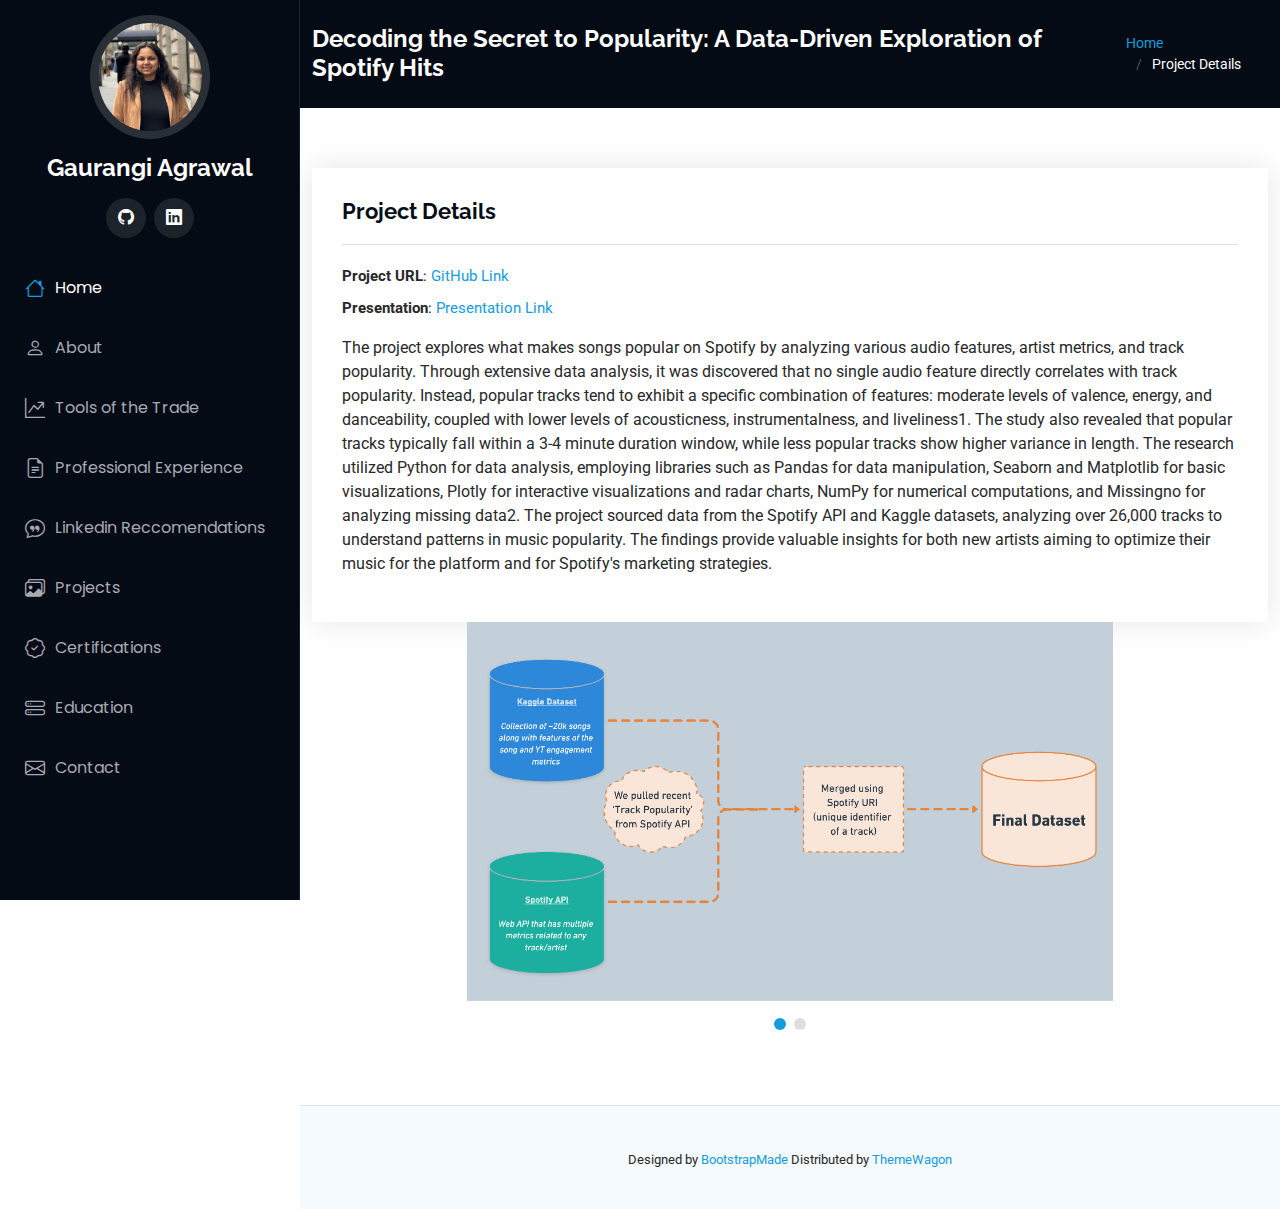
<file: spotify.html>
<!DOCTYPE html>
<html lang="en">

<head>
  <meta charset="utf-8">
  <meta content="width=device-width, initial-scale=1.0" name="viewport">
  <title>Spotify</title>
  <meta content="" name="description">
  <meta content="" name="keywords">

  <!-- Favicons -->
  <!-- <link href="assets/img/favicon.png" rel="icon">
  <link href="assets/img/apple-touch-icon.png" rel="apple-touch-icon"> -->

  <!-- Fonts -->
  <link href="https://fonts.googleapis.com" rel="preconnect">
  <link href="https://fonts.gstatic.com" rel="preconnect" crossorigin>
  <link href="https://fonts.googleapis.com/css2?family=Roboto:ital,wght@0,100;0,300;0,400;0,500;0,700;0,900;1,100;1,300;1,400;1,500;1,700;1,900&family=Poppins:ital,wght@0,100;0,200;0,300;0,400;0,500;0,600;0,700;0,800;0,900;1,100;1,200;1,300;1,400;1,500;1,600;1,700;1,800;1,900&family=Raleway:ital,wght@0,100;0,200;0,300;0,400;0,500;0,600;0,700;0,800;0,900;1,100;1,200;1,300;1,400;1,500;1,600;1,700;1,800;1,900&display=swap" rel="stylesheet">

  <!-- Vendor CSS Files -->
  <link href="assets/vendor/bootstrap/css/bootstrap.min.css" rel="stylesheet">
  <link href="assets/vendor/bootstrap-icons/bootstrap-icons.css" rel="stylesheet">
  <link href="assets/vendor/aos/aos.css" rel="stylesheet">
  <link href="assets/vendor/glightbox/css/glightbox.min.css" rel="stylesheet">
  <link href="assets/vendor/swiper/swiper-bundle.min.css" rel="stylesheet">

  <!-- Main CSS File -->
  <link href="assets/css/main.css" rel="stylesheet">

  <!-- =======================================================
  * Template Name: iPortfolio
  * Template URL: https://bootstrapmade.com/iportfolio-bootstrap-portfolio-websites-template/
  * Updated: Jun 29 2024 with Bootstrap v5.3.3
  * Author: BootstrapMade.com
  * License: https://bootstrapmade.com/license/
  ======================================================== -->
</head>

<body class="portfolio-details-page">

  <header id="header" class="header dark-background d-flex flex-column">
    <i class="header-toggle d-xl-none bi bi-list"></i>

    <div class="profile-img">
      <img src="assets/img/my-profile-img.jpeg" alt="" class="img-fluid rounded-circle">
    </div>

    <a href="index.html" class="logo d-flex align-items-center justify-content-center">
      <!-- Uncomment the line below if you also wish to use an image logo -->
      <!-- <img src="assets/img/logo.png" alt=""> -->
      <h1 class="sitename">Gaurangi Agrawal</h1>
    </a>

    <div class="social-links text-center">
      <a href="https://github.com/gaurangi-06" class="github"><i class="bi bi-github"></i></a>
      <a href="https://www.linkedin.com/in/gaurangi-agrawal/" class="linkedin"><i class="bi bi-linkedin"></i></a>
    </div>

    <nav id="navmenu" class="navmenu">
      <ul>
        <li><a href="index.html#hero" class="active"><i class="bi bi-house navicon"></i>Home</a></li>
        <li><a href="index.html#about"><i class="bi bi-person navicon"></i> About</a></li>
        <li><a href="#skills"><i class="bi bi-graph-up-arrow navicon"></i> Tools of the Trade</a></li>
        <li><a href="index.html#resume"><i class="bi bi-file-earmark-text navicon"></i> Professional Experience</a></li>
        <li><a href="index.html#testimonials"><i class="bi bi-chat-quote navicon"></i> Linkedin Reccomendations</a></li>
        <li><a href="index.html#portfolio"><i class="bi bi-images navicon"></i> Projects</a></li>
        <li><a href="index.html#certifications"><i class="bi bi-patch-check navicon"></i> Certifications</a></li>
        <li><a href="index.html#education"><i class="bi bi-hdd-stack navicon"></i> Education</a></li>
        <li><a href="index.html#contact"><i class="bi bi-envelope navicon"></i> Contact</a></li>
      </ul>
    </nav>

  </header>

  <main class="main">

    <!-- Page Title -->
    <div class="page-title dark-background">
      <div class="container d-lg-flex justify-content-between align-items-center">
        <h1 class="mb-2 mb-lg-0">Decoding the Secret to Popularity: A Data-Driven Exploration of Spotify Hits</h1>
        <nav class="breadcrumbs">
          <ol>
            <li><a href="index.html">Home</a></li>
            <li class="current">Project Details</li>
          </ol>
        </nav>
      </div>
    </div><!-- End Page Title -->

    <!-- Portfolio Details Section -->
    <section id="portfolio-details" class="portfolio-details section">

      <div class="container" data-aos="fade-up" data-aos-delay="100">

        <div class="col-lg-12"></div>
          <div class="portfolio-info" data-aos="fade-up" data-aos-delay="200">
            <h3>Project Details</h3>
            <ul>
              <li><strong>Project URL</strong>: <a href="https://github.com/Gaurangi-06/Spotify">GitHub Link</a></li>
              <li><strong>Presentation</strong>: <a href="ppt/spotify.pdf">Presentation Link</a></li>
            </ul>
            <p>
              The project explores what makes songs popular on Spotify by analyzing various audio features, artist metrics, and track popularity. Through extensive data analysis, it was discovered that no single audio feature directly correlates with track popularity. Instead, popular tracks tend to exhibit a specific combination of features: moderate levels of valence, energy, and danceability, coupled with lower levels of acousticness, instrumentalness, and liveliness1. The study also revealed that popular tracks typically fall within a 3-4 minute duration window, while less popular tracks show higher variance in length.
              The research utilized Python for data analysis, employing libraries such as Pandas for data manipulation, Seaborn and Matplotlib for basic visualizations, Plotly for interactive visualizations and radar charts, NumPy for numerical computations, and Missingno for analyzing missing data2. The project sourced data from the Spotify API and Kaggle datasets, analyzing over 26,000 tracks to understand patterns in music popularity. The findings provide valuable insights for both new artists aiming to optimize their music for the platform and for Spotify's marketing strategies.
            </p>
          </div>
          
        </div>

        <div class="row gy-4 d-flex justify-content-center">

          <div class="col-lg-8">
            <div class="portfolio-details-slider swiper init-swiper">

              <script type="application/json" class="swiper-config">
                {
                  "loop": true,
                  "speed": 600,
                  "autoplay": {
                    "delay": 5000
                  },
                  "slidesPerView": "auto",
                  "pagination": {
                    "el": ".swiper-pagination",
                    "type": "bullets",
                    "clickable": true
                  }
                }
              </script>

              <div class="swiper-wrapper align-items-center">

                <div class="swiper-slide">
                  <img src="assets/img/portfolio/spotify_1.png" alt="">
                </div>

                <div class="swiper-slide">
                  <img src="assets/img/portfolio/spotify_2.png" alt="">
                </div>

              </div>
              <div class="swiper-pagination"></div>
            </div>
          </div>

        </div>

      </div>

    </section><!-- /Portfolio Details Section -->

  </main>

  <footer id="footer" class="footer position-relative light-background">

    <div class="container">
      <!-- <div class="copyright text-center ">
        <p>© <span>Copyright</span> <strong class="px-1 sitename">iPortfolio</strong> <span>All Rights Reserved</span></p>
      </div> -->
      <div class="credits">
        <!-- All the links in the footer should remain intact. -->
        <!-- You can delete the links only if you've purchased the pro version. -->
        <!-- Licensing information: https://bootstrapmade.com/license/ -->
        <!-- Purchase the pro version with working PHP/AJAX contact form: [buy-url] -->
        Designed by <a href="https://bootstrapmade.com/">BootstrapMade</a> Distributed by <a href="https://themewagon.com">ThemeWagon</a>
      </div>
    </div>

  </footer>

  <!-- Scroll Top -->
  <a href="#" id="scroll-top" class="scroll-top d-flex align-items-center justify-content-center"><i class="bi bi-arrow-up-short"></i></a>

  <!-- Preloader -->
  <div id="preloader"></div>

  <!-- Vendor JS Files -->
  <script src="assets/vendor/bootstrap/js/bootstrap.bundle.min.js"></script>
  <script src="assets/vendor/php-email-form/validate.js"></script>
  <script src="assets/vendor/aos/aos.js"></script>
  <script src="assets/vendor/typed.js/typed.umd.js"></script>
  <script src="assets/vendor/purecounter/purecounter_vanilla.js"></script>
  <script src="assets/vendor/waypoints/noframework.waypoints.js"></script>
  <script src="assets/vendor/glightbox/js/glightbox.min.js"></script>
  <script src="assets/vendor/imagesloaded/imagesloaded.pkgd.min.js"></script>
  <script src="assets/vendor/isotope-layout/isotope.pkgd.min.js"></script>
  <script src="assets/vendor/swiper/swiper-bundle.min.js"></script>

  <!-- Main JS File -->
  <script src="assets/js/main.js"></script>

</body>

</html>
</file>
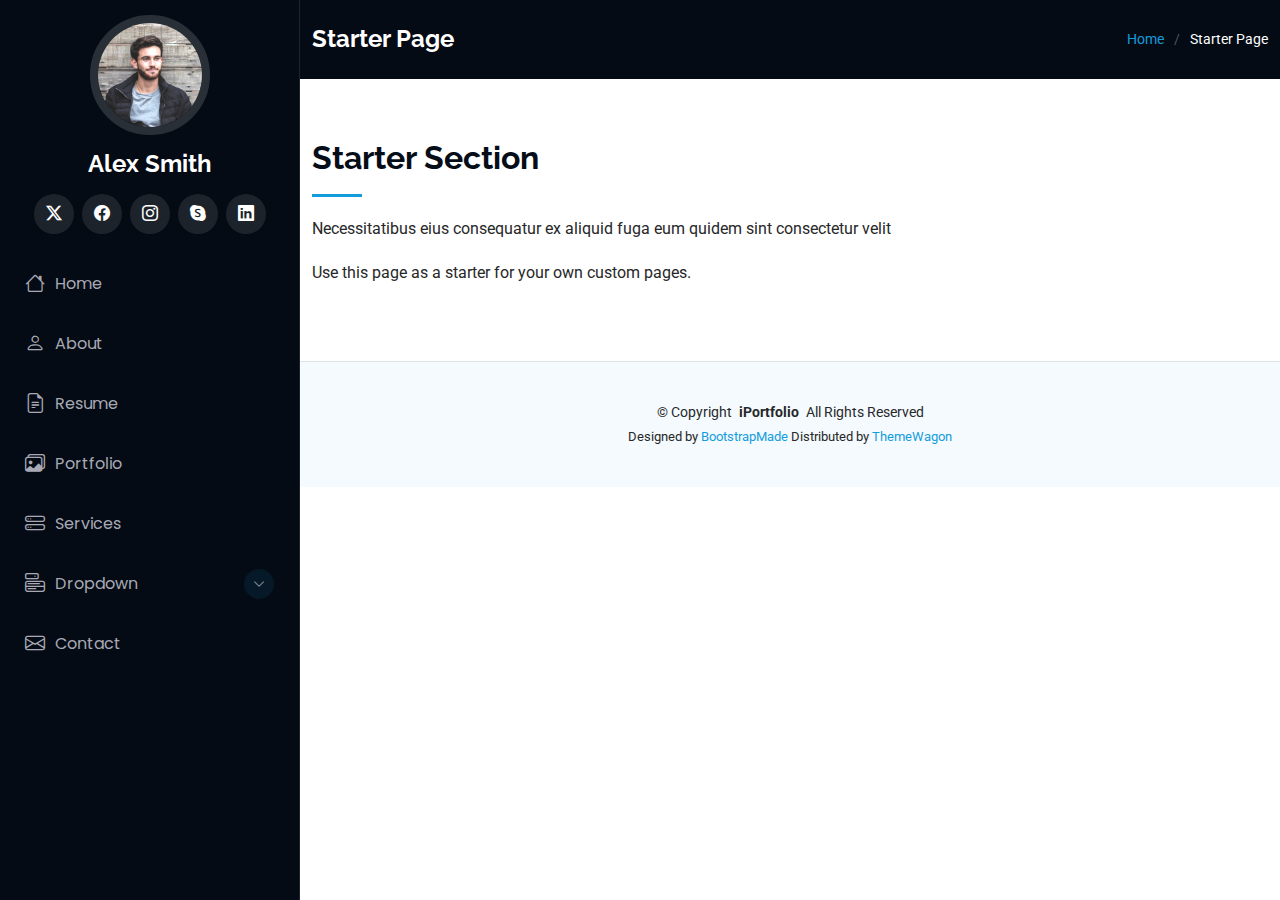
<file: starter-page.html>
<!DOCTYPE html>
<html lang="en">

<head>
  <meta charset="utf-8">
  <meta content="width=device-width, initial-scale=1.0" name="viewport">
  <title>Starter Page - iPortfolio Bootstrap Template</title>
  <meta content="" name="description">
  <meta content="" name="keywords">

  <!-- Favicons -->
  <link href="assets/img/favicon.png" rel="icon">
  <link href="assets/img/apple-touch-icon.png" rel="apple-touch-icon">

  <!-- Fonts -->
  <link href="https://fonts.googleapis.com" rel="preconnect">
  <link href="https://fonts.gstatic.com" rel="preconnect" crossorigin>
  <link href="https://fonts.googleapis.com/css2?family=Roboto:ital,wght@0,100;0,300;0,400;0,500;0,700;0,900;1,100;1,300;1,400;1,500;1,700;1,900&family=Poppins:ital,wght@0,100;0,200;0,300;0,400;0,500;0,600;0,700;0,800;0,900;1,100;1,200;1,300;1,400;1,500;1,600;1,700;1,800;1,900&family=Raleway:ital,wght@0,100;0,200;0,300;0,400;0,500;0,600;0,700;0,800;0,900;1,100;1,200;1,300;1,400;1,500;1,600;1,700;1,800;1,900&display=swap" rel="stylesheet">

  <!-- Vendor CSS Files -->
  <link href="assets/vendor/bootstrap/css/bootstrap.min.css" rel="stylesheet">
  <link href="assets/vendor/bootstrap-icons/bootstrap-icons.css" rel="stylesheet">
  <link href="assets/vendor/aos/aos.css" rel="stylesheet">
  <link href="assets/vendor/glightbox/css/glightbox.min.css" rel="stylesheet">
  <link href="assets/vendor/swiper/swiper-bundle.min.css" rel="stylesheet">

  <!-- Main CSS File -->
  <link href="assets/css/main.css" rel="stylesheet">

  <!-- =======================================================
  * Template Name: iPortfolio
  * Template URL: https://bootstrapmade.com/iportfolio-bootstrap-portfolio-websites-template/
  * Updated: Jun 29 2024 with Bootstrap v5.3.3
  * Author: BootstrapMade.com
  * License: https://bootstrapmade.com/license/
  ======================================================== -->
</head>

<body class="starter-page-page">

  <header id="header" class="header dark-background d-flex flex-column">
    <i class="header-toggle d-xl-none bi bi-list"></i>

    <div class="profile-img">
      <img src="assets/img/my-profile-img.jpg" alt="" class="img-fluid rounded-circle">
    </div>

    <a href="index.html" class="logo d-flex align-items-center justify-content-center">
      <!-- Uncomment the line below if you also wish to use an image logo -->
      <!-- <img src="assets/img/logo.png" alt=""> -->
      <h1 class="sitename">Alex Smith</h1>
    </a>

    <div class="social-links text-center">
      <a href="#" class="twitter"><i class="bi bi-twitter-x"></i></a>
      <a href="#" class="facebook"><i class="bi bi-facebook"></i></a>
      <a href="#" class="instagram"><i class="bi bi-instagram"></i></a>
      <a href="#" class="google-plus"><i class="bi bi-skype"></i></a>
      <a href="#" class="linkedin"><i class="bi bi-linkedin"></i></a>
    </div>

    <nav id="navmenu" class="navmenu">
      <ul>
        <li><a href="#hero"><i class="bi bi-house navicon"></i>Home</a></li>
        <li><a href="#about"><i class="bi bi-person navicon"></i> About</a></li>
        <li><a href="#resume"><i class="bi bi-file-earmark-text navicon"></i> Resume</a></li>
        <li><a href="#portfolio"><i class="bi bi-images navicon"></i> Portfolio</a></li>
        <li><a href="#services"><i class="bi bi-hdd-stack navicon"></i> Services</a></li>
        <li class="dropdown"><a href="#"><i class="bi bi-menu-button navicon"></i> <span>Dropdown</span> <i class="bi bi-chevron-down toggle-dropdown"></i></a>
          <ul>
            <li><a href="#">Dropdown 1</a></li>
            <li class="dropdown"><a href="#"><span>Deep Dropdown</span> <i class="bi bi-chevron-down toggle-dropdown"></i></a>
              <ul>
                <li><a href="#">Deep Dropdown 1</a></li>
                <li><a href="#">Deep Dropdown 2</a></li>
                <li><a href="#">Deep Dropdown 3</a></li>
                <li><a href="#">Deep Dropdown 4</a></li>
                <li><a href="#">Deep Dropdown 5</a></li>
              </ul>
            </li>
            <li><a href="#">Dropdown 2</a></li>
            <li><a href="#">Dropdown 3</a></li>
            <li><a href="#">Dropdown 4</a></li>
          </ul>
        </li>
        <li><a href="#contact"><i class="bi bi-envelope navicon"></i> Contact</a></li>
      </ul>
    </nav>

  </header>

  <main class="main">

    <!-- Page Title -->
    <div class="page-title dark-background">
      <div class="container d-lg-flex justify-content-between align-items-center">
        <h1 class="mb-2 mb-lg-0">Starter Page</h1>
        <nav class="breadcrumbs">
          <ol>
            <li><a href="index.html">Home</a></li>
            <li class="current">Starter Page</li>
          </ol>
        </nav>
      </div>
    </div><!-- End Page Title -->

    <!-- Starter Section Section -->
    <section id="starter-section" class="starter-section section">

      <!-- Section Title -->
      <div class="container section-title" data-aos="fade-up">
        <h2>Starter Section</h2>
        <p>Necessitatibus eius consequatur ex aliquid fuga eum quidem sint consectetur velit</p>
      </div><!-- End Section Title -->

      <div class="container" data-aos="fade-up">
        <p>Use this page as a starter for your own custom pages.</p>
      </div>

    </section><!-- /Starter Section Section -->

  </main>

  <footer id="footer" class="footer position-relative light-background">

    <div class="container">
      <div class="copyright text-center ">
        <p>© <span>Copyright</span> <strong class="px-1 sitename">iPortfolio</strong> <span>All Rights Reserved</span></p>
      </div>
      <div class="credits">
        <!-- All the links in the footer should remain intact. -->
        <!-- You can delete the links only if you've purchased the pro version. -->
        <!-- Licensing information: https://bootstrapmade.com/license/ -->
        <!-- Purchase the pro version with working PHP/AJAX contact form: [buy-url] -->
        Designed by <a href="https://bootstrapmade.com/">BootstrapMade</a> Distributed by <a href="https://themewagon.com">ThemeWagon</a>
      </div>
    </div>

  </footer>

  <!-- Scroll Top -->
  <a href="#" id="scroll-top" class="scroll-top d-flex align-items-center justify-content-center"><i class="bi bi-arrow-up-short"></i></a>

  <!-- Preloader -->
  <div id="preloader"></div>

  <!-- Vendor JS Files -->
  <script src="assets/vendor/bootstrap/js/bootstrap.bundle.min.js"></script>
  <script src="assets/vendor/php-email-form/validate.js"></script>
  <script src="assets/vendor/aos/aos.js"></script>
  <script src="assets/vendor/typed.js/typed.umd.js"></script>
  <script src="assets/vendor/purecounter/purecounter_vanilla.js"></script>
  <script src="assets/vendor/waypoints/noframework.waypoints.js"></script>
  <script src="assets/vendor/glightbox/js/glightbox.min.js"></script>
  <script src="assets/vendor/imagesloaded/imagesloaded.pkgd.min.js"></script>
  <script src="assets/vendor/isotope-layout/isotope.pkgd.min.js"></script>
  <script src="assets/vendor/swiper/swiper-bundle.min.js"></script>

  <!-- Main JS File -->
  <script src="assets/js/main.js"></script>

</body>

</html>
</file>
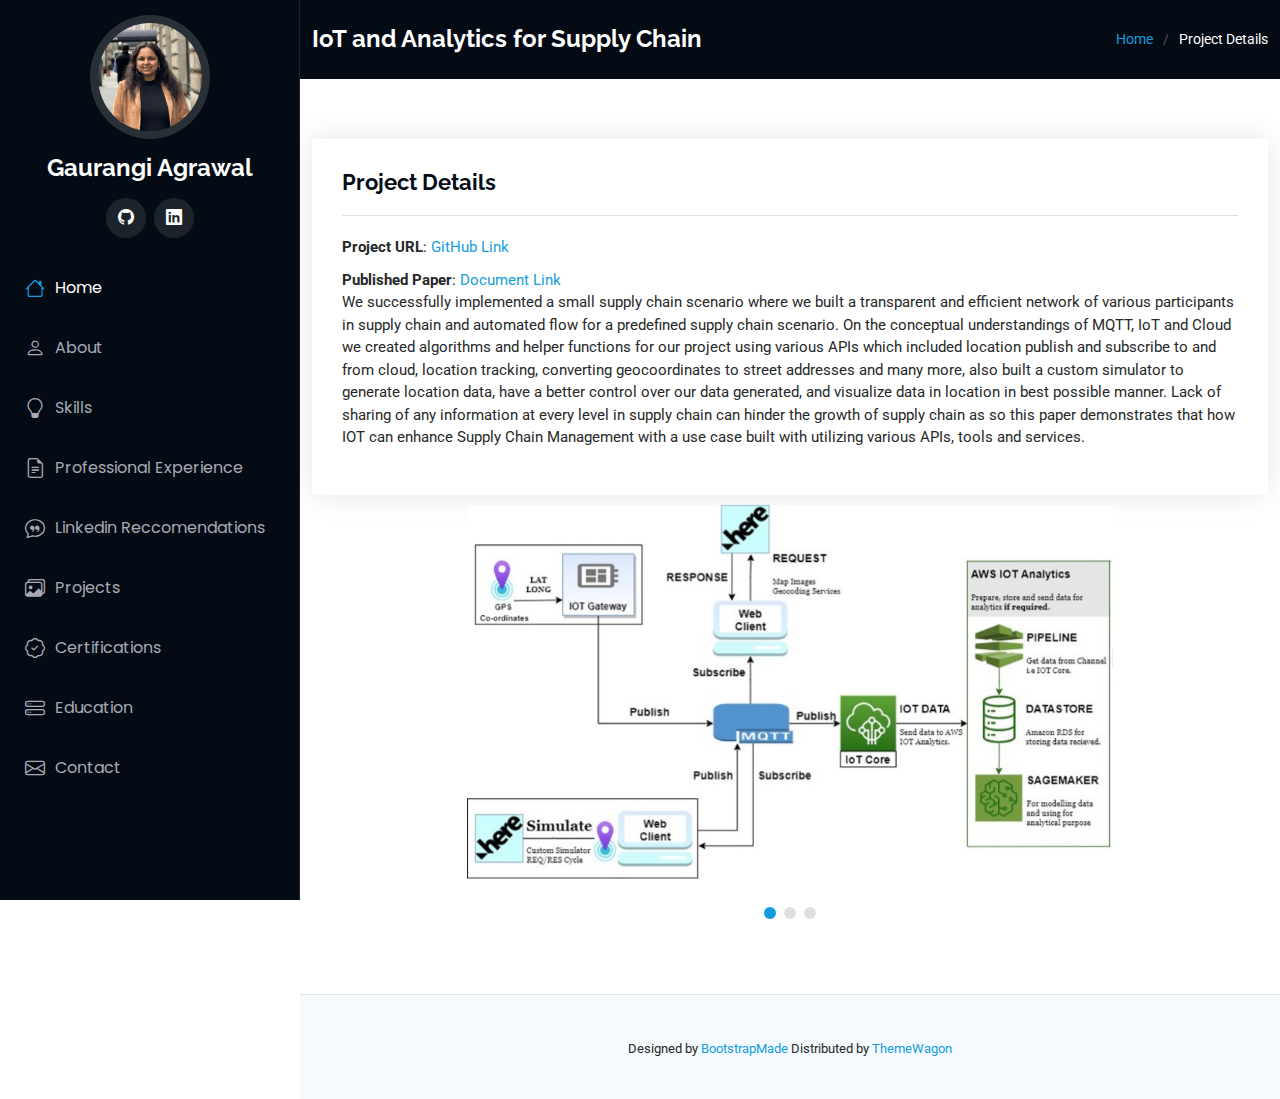
<file: supply_chain.html>
<!DOCTYPE html>
<html lang="en">

<head>
  <meta charset="utf-8">
  <meta content="width=device-width, initial-scale=1.0" name="viewport">
  <title>IoT and Analytics for Supply Chain</title>
  <meta content="" name="description">
  <meta content="" name="keywords">

  <!-- Favicons -->
  <!-- <link href="assets/img/favicon.png" rel="icon">
  <link href="assets/img/apple-touch-icon.png" rel="apple-touch-icon"> -->

  <!-- Fonts -->
  <link href="https://fonts.googleapis.com" rel="preconnect">
  <link href="https://fonts.gstatic.com" rel="preconnect" crossorigin>
  <link href="https://fonts.googleapis.com/css2?family=Roboto:ital,wght@0,100;0,300;0,400;0,500;0,700;0,900;1,100;1,300;1,400;1,500;1,700;1,900&family=Poppins:ital,wght@0,100;0,200;0,300;0,400;0,500;0,600;0,700;0,800;0,900;1,100;1,200;1,300;1,400;1,500;1,600;1,700;1,800;1,900&family=Raleway:ital,wght@0,100;0,200;0,300;0,400;0,500;0,600;0,700;0,800;0,900;1,100;1,200;1,300;1,400;1,500;1,600;1,700;1,800;1,900&display=swap" rel="stylesheet">

  <!-- Vendor CSS Files -->
  <link href="assets/vendor/bootstrap/css/bootstrap.min.css" rel="stylesheet">
  <link href="assets/vendor/bootstrap-icons/bootstrap-icons.css" rel="stylesheet">
  <link href="assets/vendor/aos/aos.css" rel="stylesheet">
  <link href="assets/vendor/glightbox/css/glightbox.min.css" rel="stylesheet">
  <link href="assets/vendor/swiper/swiper-bundle.min.css" rel="stylesheet">

  <!-- Main CSS File -->
  <link href="assets/css/main.css" rel="stylesheet">

  <!-- =======================================================
  * Template Name: iPortfolio
  * Template URL: https://bootstrapmade.com/iportfolio-bootstrap-portfolio-websites-template/
  * Updated: Jun 29 2024 with Bootstrap v5.3.3
  * Author: BootstrapMade.com
  * License: https://bootstrapmade.com/license/
  ======================================================== -->
</head>

<body class="portfolio-details-page">

  <header id="header" class="header dark-background d-flex flex-column">
    <i class="header-toggle d-xl-none bi bi-list"></i>

    <div class="profile-img">
      <img src="assets/img/my-profile-img.jpeg" alt="" class="img-fluid rounded-circle">
    </div>

    <a href="index.html" class="logo d-flex align-items-center justify-content-center">
      <!-- Uncomment the line below if you also wish to use an image logo -->
      <!-- <img src="assets/img/logo.png" alt=""> -->
      <h1 class="sitename">Gaurangi Agrawal</h1>
    </a>

    <div class="social-links text-center">
      <a href="https://github.com/gaurangi-06" class="github"><i class="bi bi-github"></i></a>
      <a href="https://www.linkedin.com/in/gaurangi-agrawal/" class="linkedin"><i class="bi bi-linkedin"></i></a>
    </div>

    <nav id="navmenu" class="navmenu">
      <ul>
        <li><a href="index.html#hero" class="active"><i class="bi bi-house navicon"></i>Home</a></li>
        <li><a href="index.html#about"><i class="bi bi-person navicon"></i> About</a></li>
        <li><a href="index.html#skills"><i class="bi bi-lightbulb navicon"></i> Skills</a></li>
        <li><a href="index.html#resume"><i class="bi bi-file-earmark-text navicon"></i> Professional Experience</a></li>
        <li><a href="index.html#testimonials"><i class="bi bi-chat-quote navicon"></i> Linkedin Reccomendations</a></li>
        <li><a href="index.html#portfolio"><i class="bi bi-images navicon"></i> Projects</a></li>
        <li><a href="index.html#certifications"><i class="bi bi-patch-check navicon"></i> Certifications</a></li>
        <li><a href="index.html#education"><i class="bi bi-hdd-stack navicon"></i> Education</a></li>
        <li><a href="index.html#contact"><i class="bi bi-envelope navicon"></i> Contact</a></li>
      </ul>
    </nav>

  </header>

  <main class="main">

    <!-- Page Title -->
    <div class="page-title dark-background">
      <div class="container d-lg-flex justify-content-between align-items-center">
        <h1 class="mb-2 mb-lg-0">IoT and Analytics for Supply Chain</h1>
        <nav class="breadcrumbs">
          <ol>
            <li><a href="index.html">Home</a></li>
            <li class="current">Project Details</li>
          </ol>
        </nav>
      </div>
    </div><!-- End Page Title -->

    <!-- Portfolio Details Section -->
    <section id="portfolio-details" class="portfolio-details section">

      <div class="container" data-aos="fade-up" data-aos-delay="100">

        <div class="col-lg-12"></div>
          <div class="portfolio-info" data-aos="fade-up" data-aos-delay="200">
            <h3>Project Details</h3>
            <ul>
              <li><strong>Project URL</strong>: <a href="https://github.com/Gaurangi-06/Supply-Chain-Analytics">GitHub Link</a></li>
              <li><strong>Published Paper</strong>: <a href="ppt/supply_chain_analytics.pdf">Document Link</a></li>
              <p>
                We successfully implemented a small supply chain scenario where we built a transparent and efficient network of various participants in supply chain and automated flow for a predefined supply chain scenario. On the conceptual understandings of MQTT, IoT and Cloud we created algorithms
                and helper functions for our project using various APIs which included location publish and subscribe to and from cloud, location tracking, converting geocoordinates to street addresses
                and many more, also built a custom simulator to generate location data, have a better control over our data generated, and visualize data in location in best possible manner. Lack of sharing
                of any information at every level in supply chain can hinder the growth of supply chain as so this paper demonstrates that how IOT can enhance Supply Chain Management with a use case
                built with utilizing various APIs, tools and services.
              </p>
            </ul>
          </div>
          
        </div>

        <div class="row gy-4 d-flex justify-content-center">

          <div class="col-lg-8">
            <div class="portfolio-details-slider swiper init-swiper">

              <script type="application/json" class="swiper-config">
                {
                  "loop": true,
                  "speed": 600,
                  "autoplay": {
                    "delay": 5000
                  },
                  "slidesPerView": "auto",
                  "pagination": {
                    "el": ".swiper-pagination",
                    "type": "bullets",
                    "clickable": true
                  }
                }
              </script>

              <div class="swiper-wrapper align-items-center">

                <div class="swiper-slide">
                  <img src="assets/img/portfolio/sp_1.jpg" alt="">
                </div>

                <div class="swiper-slide">
                  <img src="assets/img/portfolio/sp_2.jpg" alt="">
                </div>

                <div class="swiper-slide">
                  <img src="assets/img/portfolio/sp_3.jpg" alt="">
                </div>

              </div>
              <div class="swiper-pagination"></div>
            </div>
          </div>

        </div>

      </div>

    </section><!-- /Portfolio Details Section -->

  </main>

  <footer id="footer" class="footer position-relative light-background">

    <div class="container">
      <!-- <div class="copyright text-center ">
        <p>© <span>Copyright</span> <strong class="px-1 sitename">iPortfolio</strong> <span>All Rights Reserved</span></p>
      </div> -->
      <div class="credits">
        <!-- All the links in the footer should remain intact. -->
        <!-- You can delete the links only if you've purchased the pro version. -->
        <!-- Licensing information: https://bootstrapmade.com/license/ -->
        <!-- Purchase the pro version with working PHP/AJAX contact form: [buy-url] -->
        Designed by <a href="https://bootstrapmade.com/">BootstrapMade</a> Distributed by <a href="https://themewagon.com">ThemeWagon</a>
      </div>
    </div>

  </footer>

  <!-- Scroll Top -->
  <a href="#" id="scroll-top" class="scroll-top d-flex align-items-center justify-content-center"><i class="bi bi-arrow-up-short"></i></a>

  <!-- Preloader -->
  <div id="preloader"></div>

  <!-- Vendor JS Files -->
  <script src="assets/vendor/bootstrap/js/bootstrap.bundle.min.js"></script>
  <script src="assets/vendor/php-email-form/validate.js"></script>
  <script src="assets/vendor/aos/aos.js"></script>
  <script src="assets/vendor/typed.js/typed.umd.js"></script>
  <script src="assets/vendor/purecounter/purecounter_vanilla.js"></script>
  <script src="assets/vendor/waypoints/noframework.waypoints.js"></script>
  <script src="assets/vendor/glightbox/js/glightbox.min.js"></script>
  <script src="assets/vendor/imagesloaded/imagesloaded.pkgd.min.js"></script>
  <script src="assets/vendor/isotope-layout/isotope.pkgd.min.js"></script>
  <script src="assets/vendor/swiper/swiper-bundle.min.js"></script>

  <!-- Main JS File -->
  <script src="assets/js/main.js"></script>

</body>

</html>
</file>
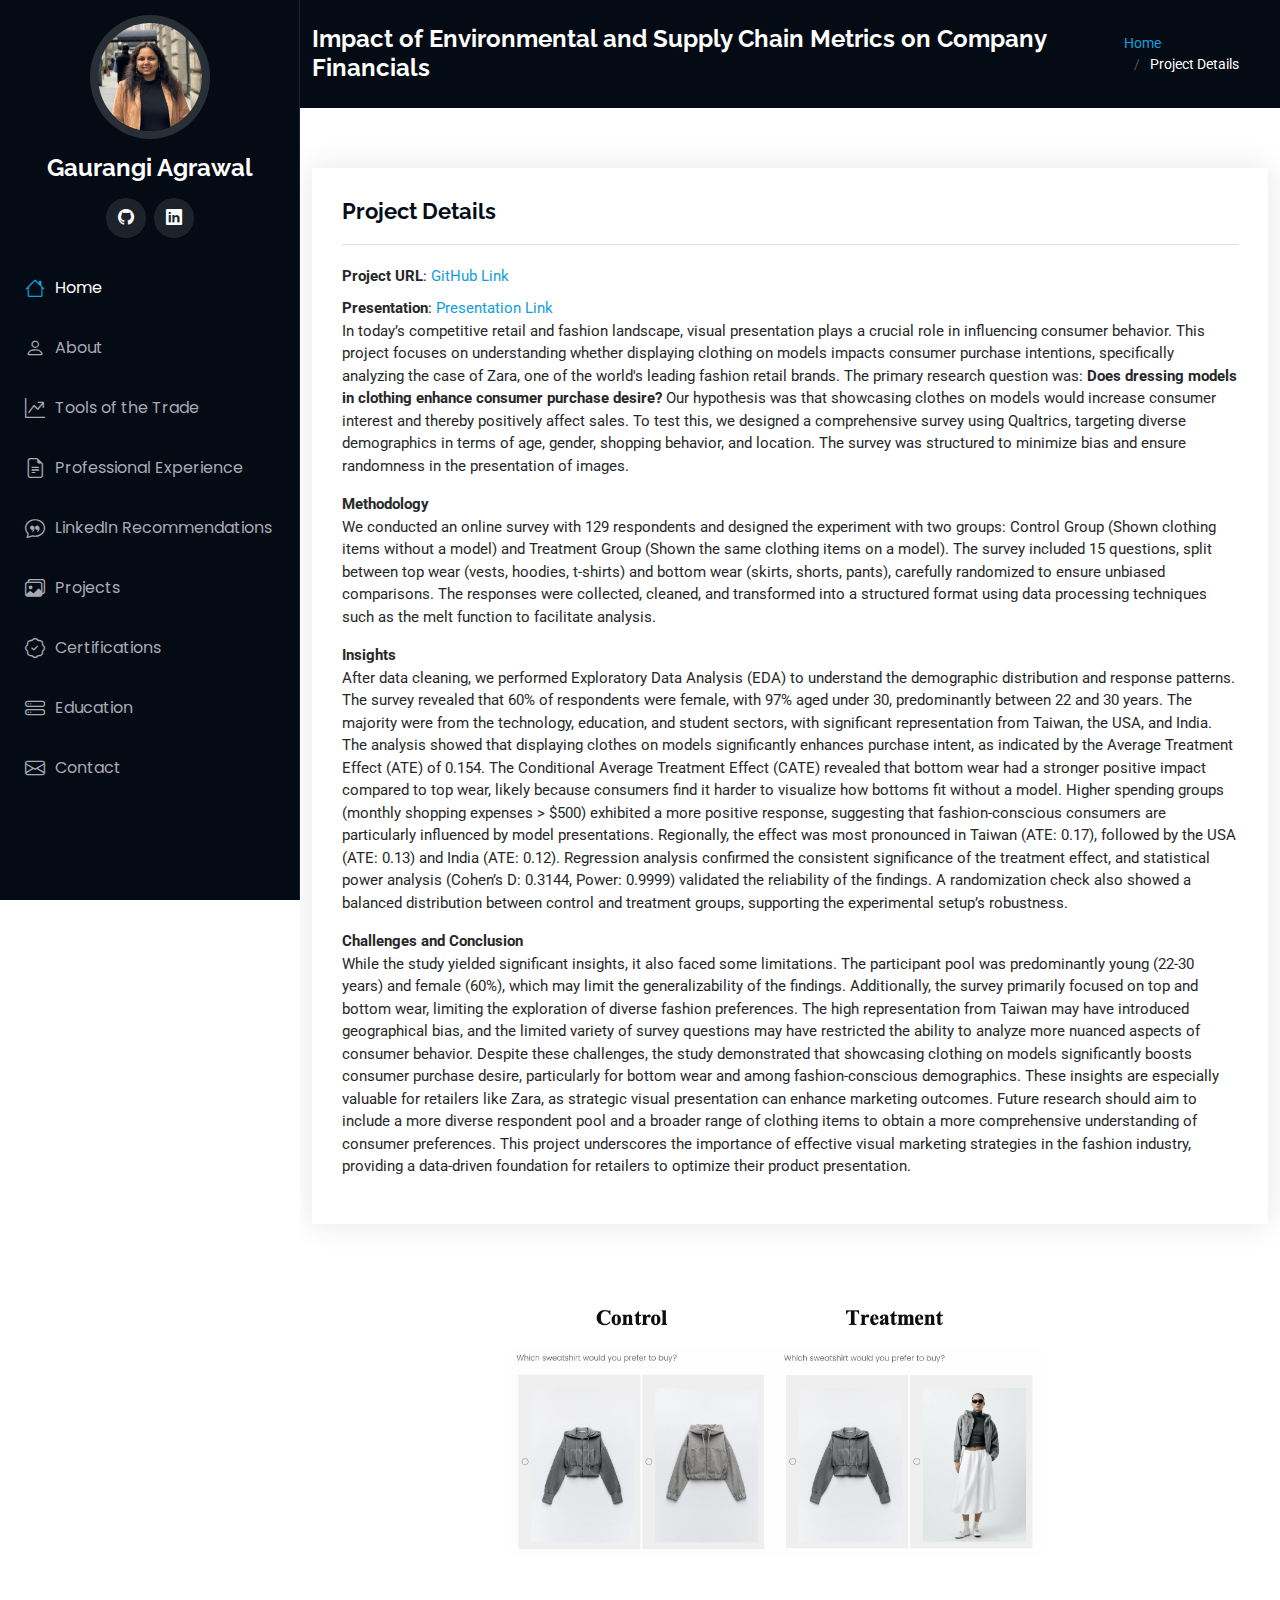
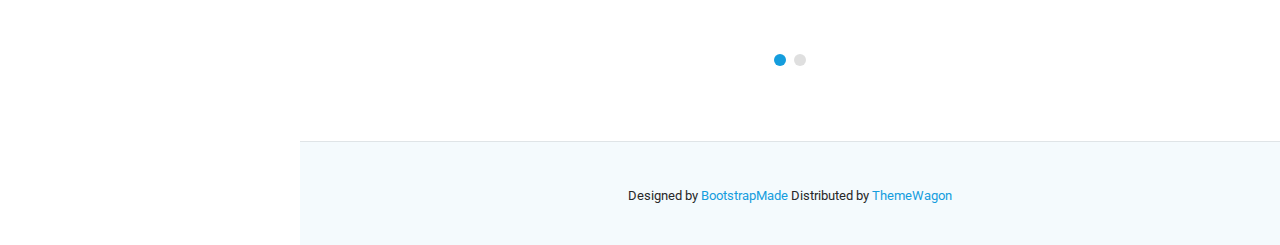
<file: the_impact_of_showcasing_clothing_items_on_models.html>
<!DOCTYPE html>
<html lang="en">

<head>
  <meta charset="utf-8">
  <meta content="width=device-width, initial-scale=1.0" name="viewport">
  <title>The Impact of Showcasing Clothing Items on Models in terms of Influencing Consumer Behaviour</title>
  <meta content="" name="description">
  <meta content="" name="keywords">

  <!-- Favicons -->
  <!-- <link href="assets/img/favicon.png" rel="icon">
  <link href="assets/img/apple-touch-icon.png" rel="apple-touch-icon"> -->

  <!-- Fonts -->
  <link href="https://fonts.googleapis.com" rel="preconnect">
  <link href="https://fonts.gstatic.com" rel="preconnect" crossorigin>
  <link href="https://fonts.googleapis.com/css2?family=Roboto:ital,wght@0,100;0,300;0,400;0,500;0,700;0,900;1,100;1,300;1,400;1,500;1,700;1,900&family=Poppins:ital,wght@0,100;0,200;0,300;0,400;0,500;0,600;0,700;0,800;0,900;1,100;1,200;1,300;1,400;1,500;1,600;1,700;1,800;1,900&family=Raleway:ital,wght@0,100;0,200;0,300;0,400;0,500;0,600;0,700;0,800;0,900;1,100;1,200;1,300;1,400;1,500;1,600;1,700;1,800;1,900&display=swap" rel="stylesheet">

  <!-- Vendor CSS Files -->
  <link href="assets/vendor/bootstrap/css/bootstrap.min.css" rel="stylesheet">
  <link href="assets/vendor/bootstrap-icons/bootstrap-icons.css" rel="stylesheet">
  <link href="assets/vendor/aos/aos.css" rel="stylesheet">
  <link href="assets/vendor/glightbox/css/glightbox.min.css" rel="stylesheet">
  <link href="assets/vendor/swiper/swiper-bundle.min.css" rel="stylesheet">

  <!-- Main CSS File -->
  <link href="assets/css/main.css" rel="stylesheet">

  <!-- =======================================================
  * Template Name: iPortfolio
  * Template URL: https://bootstrapmade.com/iportfolio-bootstrap-portfolio-websites-template/
  * Updated: Jun 29 2024 with Bootstrap v5.3.3
  * Author: BootstrapMade.com
  * License: https://bootstrapmade.com/license/
  ======================================================== -->
</head>

<body class="portfolio-details-page">

  <header id="header" class="header dark-background d-flex flex-column">
    <i class="header-toggle d-xl-none bi bi-list"></i>

    <div class="profile-img">
      <img src="assets/img/my-profile-img.jpeg" alt="" class="img-fluid rounded-circle">
    </div>

    <a href="index.html" class="logo d-flex align-items-center justify-content-center">
      <!-- Uncomment the line below if you also wish to use an image logo -->
      <!-- <img src="assets/img/logo.png" alt=""> -->
      <h1 class="sitename">Gaurangi Agrawal</h1>
    </a>

    <div class="social-links text-center">
      <a href="https://github.com/gaurangi-06" class="github"><i class="bi bi-github"></i></a>
      <a href="https://www.linkedin.com/in/gaurangi-agrawal/" class="linkedin"><i class="bi bi-linkedin"></i></a>
    </div>

    <nav id="navmenu" class="navmenu">
      <ul>
        <li><a href="index.html#hero" class="active"><i class="bi bi-house navicon"></i>Home</a></li>
        <li><a href="index.html#about"><i class="bi bi-person navicon"></i> About</a></li>
        <li><a href="#skills"><i class="bi bi-graph-up-arrow navicon"></i> Tools of the Trade</a></li>
        <li><a href="index.html#resume"><i class="bi bi-file-earmark-text navicon"></i> Professional Experience</a></li>
        <li><a href="index.html#testimonials"><i class="bi bi-chat-quote navicon"></i> LinkedIn Recommendations</a></li>
        <li><a href="index.html#portfolio"><i class="bi bi-images navicon"></i> Projects</a></li>
        <li><a href="index.html#certifications"><i class="bi bi-patch-check navicon"></i> Certifications</a></li>
        <li><a href="index.html#education"><i class="bi bi-hdd-stack navicon"></i> Education</a></li>
        <li><a href="index.html#contact"><i class="bi bi-envelope navicon"></i> Contact</a></li>
      </ul>
    </nav>

  </header>

  <main class="main">

    <!-- Page Title -->
    <div class="page-title dark-background">
      <div class="container d-lg-flex justify-content-between align-items-center">
        <h1 class="mb-2 mb-lg-0">Impact of Environmental and Supply Chain Metrics on Company Financials</h1>
        <nav class="breadcrumbs">
          <ol>
            <li><a href="index.html">Home</a></li>
            <li class="current">Project Details</li>
          </ol>
        </nav>
      </div>
    </div><!-- End Page Title -->

    <!-- Portfolio Details Section -->
    <section id="portfolio-details" class="portfolio-details section">

      <div class="container" data-aos="fade-up" data-aos-delay="100">

        <div class="col-lg-12"></div>
          <div class="portfolio-info" data-aos="fade-up" data-aos-delay="200">
            <h3>Project Details</h3>
            <ul>
              <li><strong>Project URL</strong>: <a href="https://github.com/Gaurangi-06/The-Impact-of-Showcasing-Clothing-Items-on-a-Model-in-terms-of-Influencing-Consumer-Behavior">GitHub Link</a></li>
              <li><strong>Presentation</strong>: <a href="ppt/ZARA.pdf">Presentation Link</a></li>
              <p>
                In today’s competitive retail and fashion landscape, visual presentation plays a crucial role in influencing consumer behavior. This project focuses on understanding whether displaying clothing on models impacts consumer purchase intentions, specifically analyzing the case of Zara, one of the world's leading fashion retail brands.
                The primary research question was: <b>Does dressing models in clothing enhance consumer purchase desire?</b>
                Our hypothesis was that showcasing clothes on models would increase consumer interest and thereby positively affect sales. To test this, we designed a comprehensive survey using Qualtrics, targeting diverse demographics in terms of age, gender, shopping behavior, and location. The survey was structured to minimize bias and ensure randomness in the presentation of images.
              </p>
              <li><strong>Methodology</strong></li>
              <p>
                We conducted an online survey with 129 respondents and designed the experiment with two groups:
                Control Group (Shown clothing items without a model) and Treatment Group (Shown the same clothing items on a model).
                The survey included 15 questions, split between top wear (vests, hoodies, t-shirts) and bottom wear (skirts, shorts, pants), carefully randomized to ensure unbiased comparisons. The responses were collected, cleaned, and transformed into a structured format using data processing techniques such as the melt function to facilitate analysis.
              </p>
              <li><strong>Insights</strong></li>
              <p>
                After data cleaning, we performed Exploratory Data Analysis (EDA) to understand the demographic distribution and response patterns. The survey revealed that 60% of respondents were female, with 97% aged under 30, predominantly between 22 and 30 years. The majority were from the technology, education, and student sectors, with significant representation from Taiwan, the USA, and India. The analysis showed that displaying clothes on models significantly enhances purchase intent, as indicated by the Average Treatment Effect (ATE) of 0.154. The Conditional Average Treatment Effect (CATE) revealed that bottom wear had a stronger positive impact compared to top wear, likely because consumers find it harder to visualize how bottoms fit without a model. Higher spending groups (monthly shopping expenses > $500) exhibited a more positive response, suggesting that fashion-conscious consumers are particularly influenced by model presentations. Regionally, the effect was most pronounced in Taiwan (ATE: 0.17), followed by the USA (ATE: 0.13) and India (ATE: 0.12). Regression analysis confirmed the consistent significance of the treatment effect, and statistical power analysis (Cohen’s D: 0.3144, Power: 0.9999) validated the reliability of the findings. A randomization check also showed a balanced distribution between control and treatment groups, supporting the experimental setup’s robustness.
              </p>
              <li><strong>Challenges and Conclusion</strong></li>
              <p>
                While the study yielded significant insights, it also faced some limitations. The participant pool was predominantly young (22-30 years) and female (60%), which may limit the generalizability of the findings. Additionally, the survey primarily focused on top and bottom wear, limiting the exploration of diverse fashion preferences. The high representation from Taiwan may have introduced geographical bias, and the limited variety of survey questions may have restricted the ability to analyze more nuanced aspects of consumer behavior. Despite these challenges, the study demonstrated that showcasing clothing on models significantly boosts consumer purchase desire, particularly for bottom wear and among fashion-conscious demographics. These insights are especially valuable for retailers like Zara, as strategic visual presentation can enhance marketing outcomes. Future research should aim to include a more diverse respondent pool and a broader range of clothing items to obtain a more comprehensive understanding of consumer preferences. This project underscores the importance of effective visual marketing strategies in the fashion industry, providing a data-driven foundation for retailers to optimize their product presentation.
              </p>
            </ul>
          </div>
          
        </div>

        <div class="row gy-4 d-flex justify-content-center">

          <div class="col-lg-8">
            <div class="portfolio-details-slider swiper init-swiper">

              <script type="application/json" class="swiper-config">
                {
                  "loop": true,
                  "speed": 600,
                  "autoplay": {
                    "delay": 5000
                  },
                  "slidesPerView": "auto",
                  "pagination": {
                    "el": ".swiper-pagination",
                    "type": "bullets",
                    "clickable": true
                  }
                }
              </script>

              <div class="swiper-wrapper align-items-center">

                <div class="swiper-slide">
                  <img src="assets/img/portfolio/Zara2.png" alt="">
                </div>

                <div class="swiper-slide">
                  <img src="assets/img/portfolio/Zara1.png" alt="">
                </div>

              </div>
              <div class="swiper-pagination"></div>
            </div>
          </div>

        </div>

      </div>

    </section><!-- /Portfolio Details Section -->

  </main>

  <footer id="footer" class="footer position-relative light-background">

    <div class="container">
      <!-- <div class="copyright text-center ">
        <p>© <span>Copyright</span> <strong class="px-1 sitename">iPortfolio</strong> <span>All Rights Reserved</span></p>
      </div> -->
      <div class="credits">
        <!-- All the links in the footer should remain intact. -->
        <!-- You can delete the links only if you've purchased the pro version. -->
        <!-- Licensing information: https://bootstrapmade.com/license/ -->
        <!-- Purchase the pro version with working PHP/AJAX contact form: [buy-url] -->
        Designed by <a href="https://bootstrapmade.com/">BootstrapMade</a> Distributed by <a href="https://themewagon.com">ThemeWagon</a>
      </div>
    </div>

  </footer>

  <!-- Scroll Top -->
  <a href="#" id="scroll-top" class="scroll-top d-flex align-items-center justify-content-center"><i class="bi bi-arrow-up-short"></i></a>

  <!-- Preloader -->
  <div id="preloader"></div>

  <!-- Vendor JS Files -->
  <script src="assets/vendor/bootstrap/js/bootstrap.bundle.min.js"></script>
  <script src="assets/vendor/php-email-form/validate.js"></script>
  <script src="assets/vendor/aos/aos.js"></script>
  <script src="assets/vendor/typed.js/typed.umd.js"></script>
  <script src="assets/vendor/purecounter/purecounter_vanilla.js"></script>
  <script src="assets/vendor/waypoints/noframework.waypoints.js"></script>
  <script src="assets/vendor/glightbox/js/glightbox.min.js"></script>
  <script src="assets/vendor/imagesloaded/imagesloaded.pkgd.min.js"></script>
  <script src="assets/vendor/isotope-layout/isotope.pkgd.min.js"></script>
  <script src="assets/vendor/swiper/swiper-bundle.min.js"></script>

  <!-- Main JS File -->
  <script src="assets/js/main.js"></script>

</body>

</html>
</file>
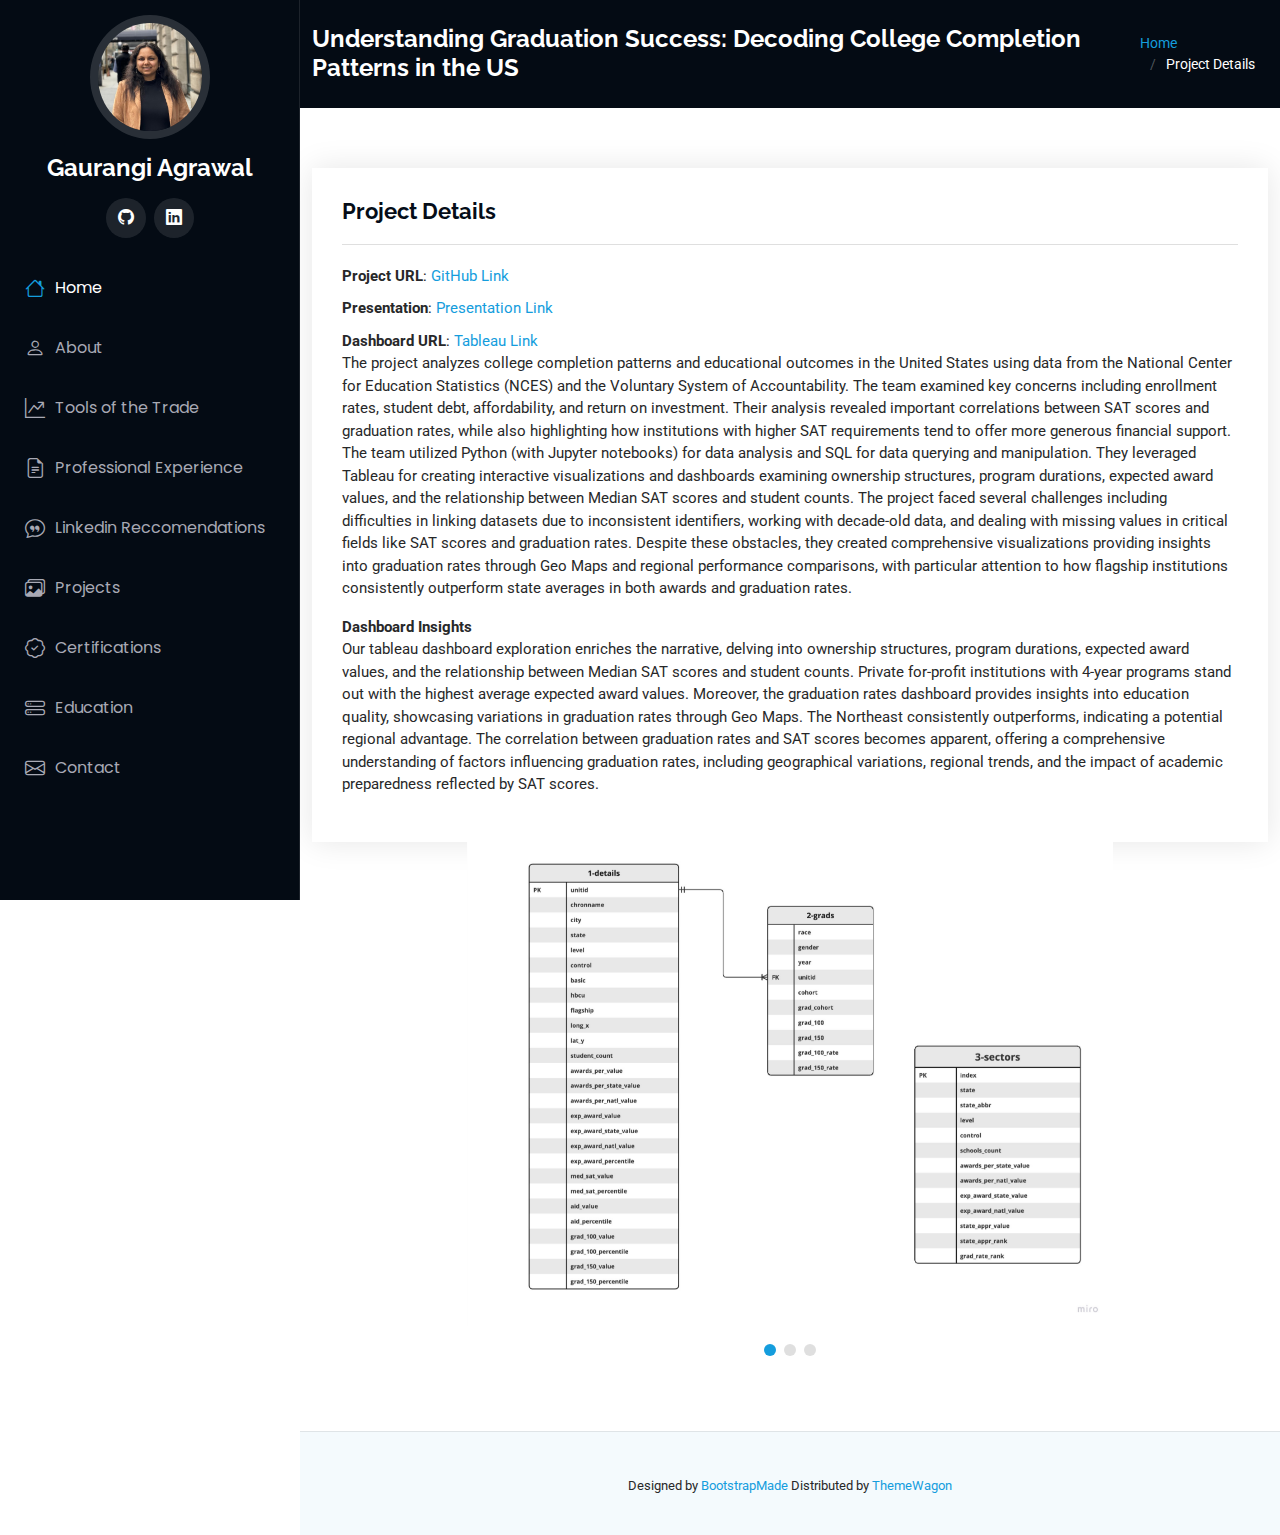
<file: understanding_graduation_success.html>
<!DOCTYPE html>
<html lang="en">

<head>
  <meta charset="utf-8">
  <meta content="width=device-width, initial-scale=1.0" name="viewport">
  <title>Understanding Graduation Success</title>
  <meta content="" name="description">
  <meta content="" name="keywords">

  <!-- Favicons -->
  <!-- <link href="assets/img/favicon.png" rel="icon">
  <link href="assets/img/apple-touch-icon.png" rel="apple-touch-icon"> -->

  <!-- Fonts -->
  <link href="https://fonts.googleapis.com" rel="preconnect">
  <link href="https://fonts.gstatic.com" rel="preconnect" crossorigin>
  <link href="https://fonts.googleapis.com/css2?family=Roboto:ital,wght@0,100;0,300;0,400;0,500;0,700;0,900;1,100;1,300;1,400;1,500;1,700;1,900&family=Poppins:ital,wght@0,100;0,200;0,300;0,400;0,500;0,600;0,700;0,800;0,900;1,100;1,200;1,300;1,400;1,500;1,600;1,700;1,800;1,900&family=Raleway:ital,wght@0,100;0,200;0,300;0,400;0,500;0,600;0,700;0,800;0,900;1,100;1,200;1,300;1,400;1,500;1,600;1,700;1,800;1,900&display=swap" rel="stylesheet">

  <!-- Vendor CSS Files -->
  <link href="assets/vendor/bootstrap/css/bootstrap.min.css" rel="stylesheet">
  <link href="assets/vendor/bootstrap-icons/bootstrap-icons.css" rel="stylesheet">
  <link href="assets/vendor/aos/aos.css" rel="stylesheet">
  <link href="assets/vendor/glightbox/css/glightbox.min.css" rel="stylesheet">
  <link href="assets/vendor/swiper/swiper-bundle.min.css" rel="stylesheet">

  <!-- Main CSS File -->
  <link href="assets/css/main.css" rel="stylesheet">

  <!-- =======================================================
  * Template Name: iPortfolio
  * Template URL: https://bootstrapmade.com/iportfolio-bootstrap-portfolio-websites-template/
  * Updated: Jun 29 2024 with Bootstrap v5.3.3
  * Author: BootstrapMade.com
  * License: https://bootstrapmade.com/license/
  ======================================================== -->
</head>

<body class="portfolio-details-page">

  <header id="header" class="header dark-background d-flex flex-column">
    <i class="header-toggle d-xl-none bi bi-list"></i>

    <div class="profile-img">
      <img src="assets/img/my-profile-img.jpeg" alt="" class="img-fluid rounded-circle">
    </div>

    <a href="index.html" class="logo d-flex align-items-center justify-content-center">
      <!-- Uncomment the line below if you also wish to use an image logo -->
      <!-- <img src="assets/img/logo.png" alt=""> -->
      <h1 class="sitename">Gaurangi Agrawal</h1>
    </a>

    <div class="social-links text-center">
      <a href="https://github.com/gaurangi-06" class="github"><i class="bi bi-github"></i></a>
      <a href="https://www.linkedin.com/in/gaurangi-agrawal/" class="linkedin"><i class="bi bi-linkedin"></i></a>
    </div>

    <nav id="navmenu" class="navmenu">
      <ul>
        <li><a href="index.html#hero" class="active"><i class="bi bi-house navicon"></i>Home</a></li>
        <li><a href="index.html#about"><i class="bi bi-person navicon"></i> About</a></li>
        <li><a href="#skills"><i class="bi bi-graph-up-arrow navicon"></i> Tools of the Trade</a></li>
        <li><a href="index.html#resume"><i class="bi bi-file-earmark-text navicon"></i> Professional Experience</a></li>
        <li><a href="index.html#testimonials"><i class="bi bi-chat-quote navicon"></i> Linkedin Reccomendations</a></li>
        <li><a href="index.html#portfolio"><i class="bi bi-images navicon"></i> Projects</a></li>
        <li><a href="index.html#certifications"><i class="bi bi-patch-check navicon"></i> Certifications</a></li>
        <li><a href="index.html#education"><i class="bi bi-hdd-stack navicon"></i> Education</a></li>
        <li><a href="index.html#contact"><i class="bi bi-envelope navicon"></i> Contact</a></li>
      </ul>
    </nav>

  </header>

  <main class="main">

    <!-- Page Title -->
    <div class="page-title dark-background">
      <div class="container d-lg-flex justify-content-between align-items-center">
        <h1 class="mb-2 mb-lg-0">Understanding Graduation Success: Decoding College Completion Patterns in the US</h1>
        <nav class="breadcrumbs">
          <ol>
            <li><a href="index.html">Home</a></li>
            <li class="current">Project Details</li>
          </ol>
        </nav>
      </div>
    </div><!-- End Page Title -->

    <!-- Portfolio Details Section -->
    <section id="portfolio-details" class="portfolio-details section">

      <div class="container" data-aos="fade-up" data-aos-delay="100">

        <div class="col-lg-12"></div>
          <div class="portfolio-info" data-aos="fade-up" data-aos-delay="200">
            <h3>Project Details</h3>
            <ul>
              <li><strong>Project URL</strong>: <a href="https://github.com/Gaurangi-06/Understanding-Graduation-Success-Decoding-College-Completion-Patterns-in-US.">GitHub Link</a></li>
              <li><strong>Presentation</strong>: <a href="ppt/college.pdf">Presentation Link</a></li>
              <li><strong>Dashboard URL</strong>: <a href="https://public.tableau.com/app/profile/gaurangi.agrawal/viz/BA775-Team-A06-Phonominal_17044757175280/PhoNominalAgency?publish=yes">Tableau Link</a></li>
              <p>
                The project analyzes college completion patterns and educational outcomes in the United States using data from the National Center for Education Statistics (NCES) and the Voluntary System of Accountability. The team examined key concerns including enrollment rates, student debt, affordability, and return on investment. Their analysis revealed important correlations between SAT scores and graduation rates, while also highlighting how institutions with higher SAT requirements tend to offer more generous financial support.
                The team utilized Python (with Jupyter notebooks) for data analysis and SQL for data querying and manipulation. They leveraged Tableau for creating interactive visualizations and dashboards examining ownership structures, program durations, expected award values, and the relationship between Median SAT scores and student counts. The project faced several challenges including difficulties in linking datasets due to inconsistent identifiers, working with decade-old data, and dealing with missing values in critical fields like SAT scores and graduation rates. Despite these obstacles, they created comprehensive visualizations providing insights into graduation rates through Geo Maps and regional performance comparisons, with particular attention to how flagship institutions consistently outperform state averages in both awards and graduation rates.
              </p>
              <li><strong>Dashboard Insights</strong></li>
              <p>
                Our tableau dashboard exploration enriches the narrative, delving into ownership structures, program durations, expected award values, and the relationship between Median SAT scores and student counts. Private for-profit institutions with 4-year programs stand out with the highest average expected award values. Moreover, the graduation rates dashboard provides insights into education quality, showcasing variations in graduation rates through Geo Maps. The Northeast consistently outperforms, indicating a potential regional advantage. The correlation between graduation rates and SAT scores becomes apparent, offering a comprehensive understanding of factors influencing graduation rates, including geographical variations, regional trends, and the impact of academic preparedness reflected by SAT scores.
              </p>
            </ul>
          </div>
          
        </div>

        <div class="row gy-4 d-flex justify-content-center">

          <div class="col-lg-8">
            <div class="portfolio-details-slider swiper init-swiper">

              <script type="application/json" class="swiper-config">
                {
                  "loop": true,
                  "speed": 600,
                  "autoplay": {
                    "delay": 5000
                  },
                  "slidesPerView": "auto",
                  "pagination": {
                    "el": ".swiper-pagination",
                    "type": "bullets",
                    "clickable": true
                  }
                }
              </script>

              <div class="swiper-wrapper align-items-center">

                <div class="swiper-slide">
                  <img src="assets/img/portfolio/college_3.jpeg" alt="">
                </div>

                <div class="swiper-slide">
                  <img src="assets/img/portfolio/college_1.jpeg" alt="">
                </div>

                <div class="swiper-slide">
                  <img src="assets/img/portfolio/college_2.jpeg" alt="">
                </div>

              </div>
              <div class="swiper-pagination"></div>
            </div>
          </div>

        </div>

      </div>

    </section><!-- /Portfolio Details Section -->

  </main>

  <footer id="footer" class="footer position-relative light-background">

    <div class="container">
      <!-- <div class="copyright text-center ">
        <p>© <span>Copyright</span> <strong class="px-1 sitename">iPortfolio</strong> <span>All Rights Reserved</span></p>
      </div> -->
      <div class="credits">
        <!-- All the links in the footer should remain intact. -->
        <!-- You can delete the links only if you've purchased the pro version. -->
        <!-- Licensing information: https://bootstrapmade.com/license/ -->
        <!-- Purchase the pro version with working PHP/AJAX contact form: [buy-url] -->
        Designed by <a href="https://bootstrapmade.com/">BootstrapMade</a> Distributed by <a href="https://themewagon.com">ThemeWagon</a>
      </div>
    </div>

  </footer>

  <!-- Scroll Top -->
  <a href="#" id="scroll-top" class="scroll-top d-flex align-items-center justify-content-center"><i class="bi bi-arrow-up-short"></i></a>

  <!-- Preloader -->
  <div id="preloader"></div>

  <!-- Vendor JS Files -->
  <script src="assets/vendor/bootstrap/js/bootstrap.bundle.min.js"></script>
  <script src="assets/vendor/php-email-form/validate.js"></script>
  <script src="assets/vendor/aos/aos.js"></script>
  <script src="assets/vendor/typed.js/typed.umd.js"></script>
  <script src="assets/vendor/purecounter/purecounter_vanilla.js"></script>
  <script src="assets/vendor/waypoints/noframework.waypoints.js"></script>
  <script src="assets/vendor/glightbox/js/glightbox.min.js"></script>
  <script src="assets/vendor/imagesloaded/imagesloaded.pkgd.min.js"></script>
  <script src="assets/vendor/isotope-layout/isotope.pkgd.min.js"></script>
  <script src="assets/vendor/swiper/swiper-bundle.min.js"></script>

  <!-- Main JS File -->
  <script src="assets/js/main.js"></script>

</body>

</html>
</file>
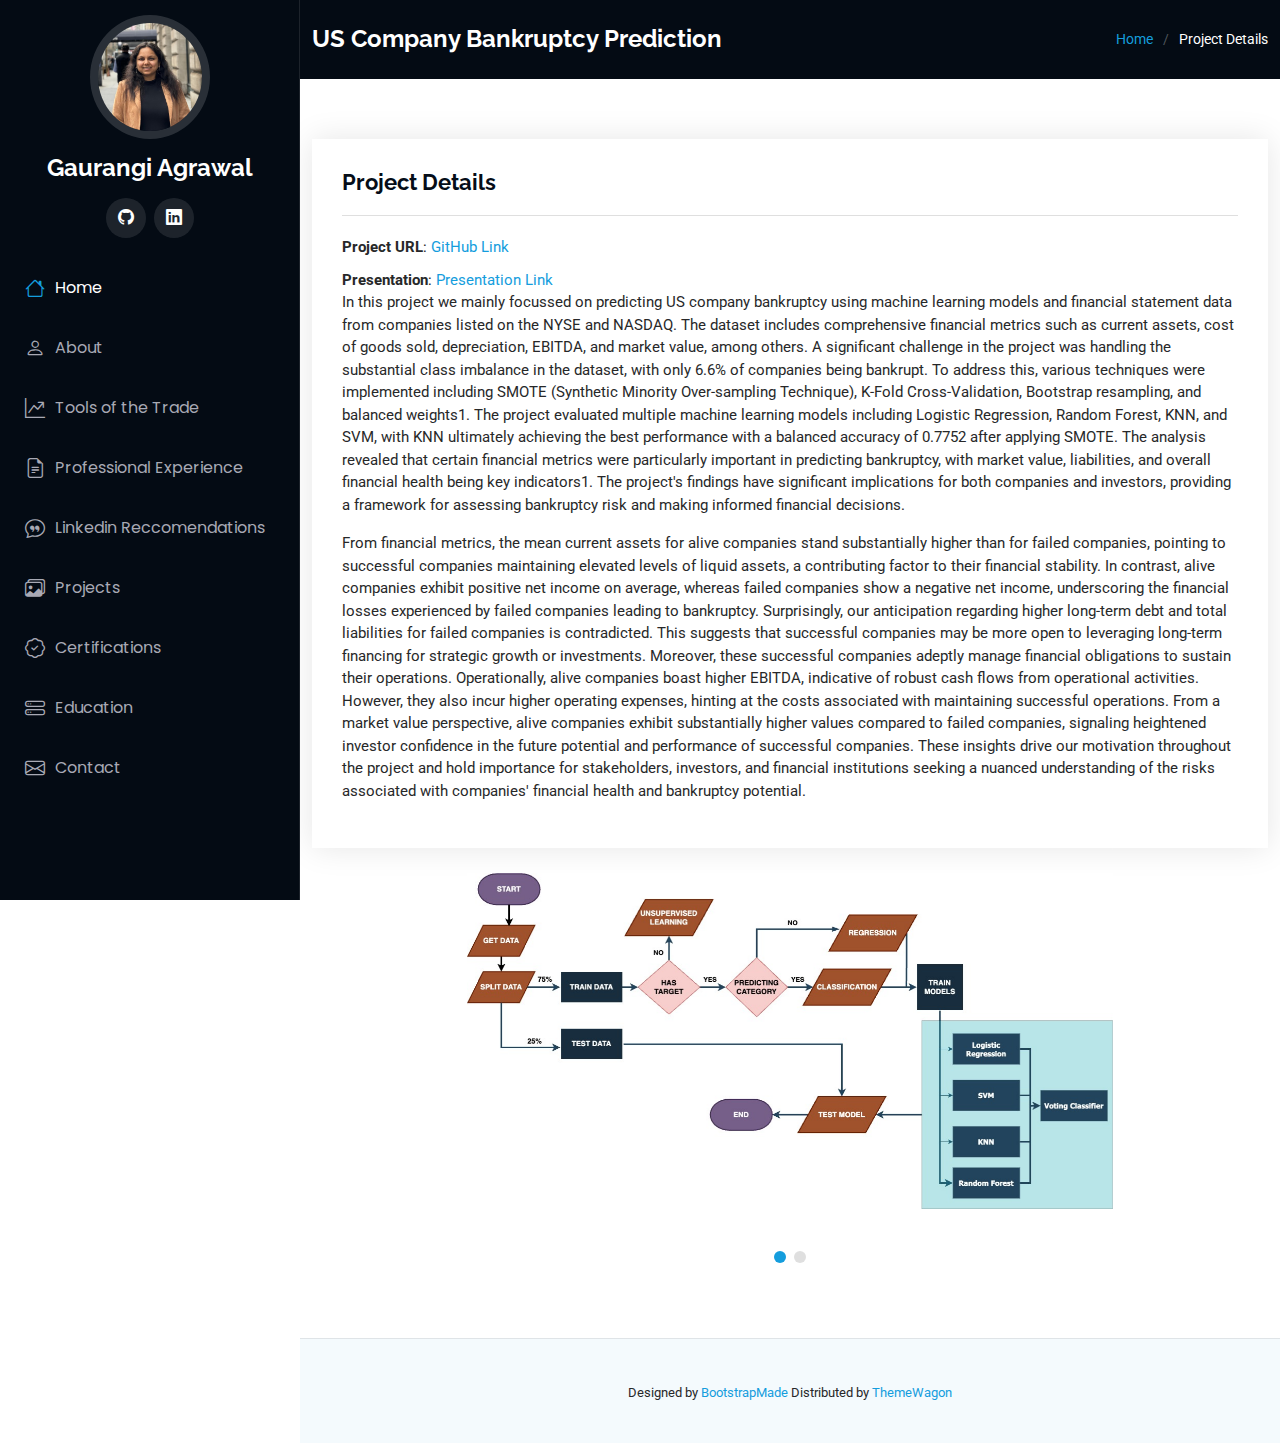
<file: us_bankruptcy_predictions.html>
<!DOCTYPE html>
<html lang="en">

<head>
  <meta charset="utf-8">
  <meta content="width=device-width, initial-scale=1.0" name="viewport">
  <title>US Company Bankruptcy Prediction</title>
  <meta content="" name="description">
  <meta content="" name="keywords">

  <!-- Favicons -->
  <!-- <link href="assets/img/favicon.png" rel="icon">
  <link href="assets/img/apple-touch-icon.png" rel="apple-touch-icon"> -->

  <!-- Fonts -->
  <link href="https://fonts.googleapis.com" rel="preconnect">
  <link href="https://fonts.gstatic.com" rel="preconnect" crossorigin>
  <link href="https://fonts.googleapis.com/css2?family=Roboto:ital,wght@0,100;0,300;0,400;0,500;0,700;0,900;1,100;1,300;1,400;1,500;1,700;1,900&family=Poppins:ital,wght@0,100;0,200;0,300;0,400;0,500;0,600;0,700;0,800;0,900;1,100;1,200;1,300;1,400;1,500;1,600;1,700;1,800;1,900&family=Raleway:ital,wght@0,100;0,200;0,300;0,400;0,500;0,600;0,700;0,800;0,900;1,100;1,200;1,300;1,400;1,500;1,600;1,700;1,800;1,900&display=swap" rel="stylesheet">

  <!-- Vendor CSS Files -->
  <link href="assets/vendor/bootstrap/css/bootstrap.min.css" rel="stylesheet">
  <link href="assets/vendor/bootstrap-icons/bootstrap-icons.css" rel="stylesheet">
  <link href="assets/vendor/aos/aos.css" rel="stylesheet">
  <link href="assets/vendor/glightbox/css/glightbox.min.css" rel="stylesheet">
  <link href="assets/vendor/swiper/swiper-bundle.min.css" rel="stylesheet">

  <!-- Main CSS File -->
  <link href="assets/css/main.css" rel="stylesheet">

  <!-- =======================================================
  * Template Name: iPortfolio
  * Template URL: https://bootstrapmade.com/iportfolio-bootstrap-portfolio-websites-template/
  * Updated: Jun 29 2024 with Bootstrap v5.3.3
  * Author: BootstrapMade.com
  * License: https://bootstrapmade.com/license/
  ======================================================== -->
</head>

<body class="portfolio-details-page">

  <header id="header" class="header dark-background d-flex flex-column">
    <i class="header-toggle d-xl-none bi bi-list"></i>

    <div class="profile-img">
      <img src="assets/img/my-profile-img.jpeg" alt="" class="img-fluid rounded-circle">
    </div>

    <a href="index.html" class="logo d-flex align-items-center justify-content-center">
      <!-- Uncomment the line below if you also wish to use an image logo -->
      <!-- <img src="assets/img/logo.png" alt=""> -->
      <h1 class="sitename">Gaurangi Agrawal</h1>
    </a>

    <div class="social-links text-center">
      <a href="https://github.com/gaurangi-06" class="github"><i class="bi bi-github"></i></a>
      <a href="https://www.linkedin.com/in/gaurangi-agrawal/" class="linkedin"><i class="bi bi-linkedin"></i></a>
    </div>

    <nav id="navmenu" class="navmenu">
      <ul>
        <li><a href="index.html#hero" class="active"><i class="bi bi-house navicon"></i>Home</a></li>
        <li><a href="index.html#about"><i class="bi bi-person navicon"></i> About</a></li>
        <li><a href="#skills"><i class="bi bi-graph-up-arrow navicon"></i> Tools of the Trade</a></li>
        <li><a href="index.html#resume"><i class="bi bi-file-earmark-text navicon"></i> Professional Experience</a></li>
        <li><a href="index.html#testimonials"><i class="bi bi-chat-quote navicon"></i> Linkedin Reccomendations</a></li>
        <li><a href="index.html#portfolio"><i class="bi bi-images navicon"></i> Projects</a></li>
        <li><a href="index.html#certifications"><i class="bi bi-patch-check navicon"></i> Certifications</a></li>
        <li><a href="index.html#education"><i class="bi bi-hdd-stack navicon"></i> Education</a></li>
        <li><a href="index.html#contact"><i class="bi bi-envelope navicon"></i> Contact</a></li>
      </ul>
    </nav>

  </header>

  <main class="main">

    <!-- Page Title -->
    <div class="page-title dark-background">
      <div class="container d-lg-flex justify-content-between align-items-center">
        <h1 class="mb-2 mb-lg-0">US Company Bankruptcy Prediction</h1>
        <nav class="breadcrumbs">
          <ol>
            <li><a href="index.html">Home</a></li>
            <li class="current">Project Details</li>
          </ol>
        </nav>
      </div>
    </div><!-- End Page Title -->

    <!-- Portfolio Details Section -->
    <section id="portfolio-details" class="portfolio-details section">

      <div class="container" data-aos="fade-up" data-aos-delay="100">

        <div class="col-lg-12"></div>
          <div class="portfolio-info" data-aos="fade-up" data-aos-delay="200">
            <h3>Project Details</h3>
            <ul>
              <li><strong>Project URL</strong>: <a href="https://github.com/Gaurangi-06/US-Company-Bankruptcy-Prediction">GitHub Link</a></li>
              <li><strong>Presentation</strong>: <a href="ppt/US_Company_Bankrusptcy.pdf">Presentation Link</a></li>
              <p>
                In this project we mainly focussed on predicting US company bankruptcy using machine learning models and financial statement data from companies listed on the NYSE and NASDAQ. The dataset includes comprehensive financial metrics such as current assets, cost of goods sold, depreciation, EBITDA, and market value, among others.
                A significant challenge in the project was handling the substantial class imbalance in the dataset, with only 6.6% of companies being bankrupt. To address this, various techniques were implemented including SMOTE (Synthetic Minority Over-sampling Technique), K-Fold Cross-Validation, Bootstrap resampling, and balanced weights1. The project evaluated multiple machine learning models including Logistic Regression, Random Forest, KNN, and SVM, with KNN ultimately achieving the best performance with a balanced accuracy of 0.7752 after applying SMOTE.
                The analysis revealed that certain financial metrics were particularly important in predicting bankruptcy, with market value, liabilities, and overall financial health being key indicators1. The project's findings have significant implications for both companies and investors, providing a framework for assessing bankruptcy risk and making informed financial decisions.
              </p>
              <p>
                From financial metrics, the mean current assets for alive companies stand substantially higher than for failed companies, pointing to successful companies maintaining elevated levels of liquid assets, a contributing factor to their financial stability. In contrast, alive companies exhibit positive net income on average, whereas failed companies show a negative net income, underscoring the financial losses experienced by failed companies leading to bankruptcy.
                Surprisingly, our anticipation regarding higher long-term debt and total liabilities for failed companies is contradicted. This suggests that successful companies may be more open to leveraging long-term financing for strategic growth or investments. Moreover, these successful companies adeptly manage financial obligations to sustain their operations. Operationally, alive companies boast higher EBITDA, indicative of robust cash flows from operational activities. However, they also incur higher operating expenses, hinting at the costs associated with maintaining successful operations.
                From a market value perspective, alive companies exhibit substantially higher values compared to failed companies, signaling heightened investor confidence in the future potential and performance of successful companies. These insights drive our motivation throughout the project and hold importance for stakeholders, investors, and financial institutions seeking a nuanced understanding of the risks associated with companies' financial health and bankruptcy potential.
              </p>
            </ul>
          </div>
          
        </div>

        <div class="row gy-4 d-flex justify-content-center">

          <div class="col-lg-8">
            <div class="portfolio-details-slider swiper init-swiper">

              <script type="application/json" class="swiper-config">
                {
                  "loop": true,
                  "speed": 600,
                  "autoplay": {
                    "delay": 5000
                  },
                  "slidesPerView": "auto",
                  "pagination": {
                    "el": ".swiper-pagination",
                    "type": "bullets",
                    "clickable": true
                  }
                }
              </script>

              <div class="swiper-wrapper align-items-center">

                <div class="swiper-slide">
                  <img src="assets/img/portfolio/us_company_1.png" alt="">
                </div>

                <div class="swiper-slide">
                  <img src="assets/img/portfolio/us_company_2.png" alt="">
                </div>

              </div>
              <div class="swiper-pagination"></div>
            </div>
          </div>

        </div>

      </div>

    </section><!-- /Portfolio Details Section -->

  </main>

  <footer id="footer" class="footer position-relative light-background">

    <div class="container">
      <!-- <div class="copyright text-center ">
        <p>© <span>Copyright</span> <strong class="px-1 sitename">iPortfolio</strong> <span>All Rights Reserved</span></p>
      </div> -->
      <div class="credits">
        <!-- All the links in the footer should remain intact. -->
        <!-- You can delete the links only if you've purchased the pro version. -->
        <!-- Licensing information: https://bootstrapmade.com/license/ -->
        <!-- Purchase the pro version with working PHP/AJAX contact form: [buy-url] -->
        Designed by <a href="https://bootstrapmade.com/">BootstrapMade</a> Distributed by <a href="https://themewagon.com">ThemeWagon</a>
      </div>
    </div>

  </footer>

  <!-- Scroll Top -->
  <a href="#" id="scroll-top" class="scroll-top d-flex align-items-center justify-content-center"><i class="bi bi-arrow-up-short"></i></a>

  <!-- Preloader -->
  <div id="preloader"></div>

  <!-- Vendor JS Files -->
  <script src="assets/vendor/bootstrap/js/bootstrap.bundle.min.js"></script>
  <script src="assets/vendor/php-email-form/validate.js"></script>
  <script src="assets/vendor/aos/aos.js"></script>
  <script src="assets/vendor/typed.js/typed.umd.js"></script>
  <script src="assets/vendor/purecounter/purecounter_vanilla.js"></script>
  <script src="assets/vendor/waypoints/noframework.waypoints.js"></script>
  <script src="assets/vendor/glightbox/js/glightbox.min.js"></script>
  <script src="assets/vendor/imagesloaded/imagesloaded.pkgd.min.js"></script>
  <script src="assets/vendor/isotope-layout/isotope.pkgd.min.js"></script>
  <script src="assets/vendor/swiper/swiper-bundle.min.js"></script>

  <!-- Main JS File -->
  <script src="assets/js/main.js"></script>

</body>

</html>
</file>
<file: assets/css/main.css>
/**
* Template Name: iPortfolio
* Template URL: https://bootstrapmade.com/iportfolio-bootstrap-portfolio-websites-template/
* Updated: Jun 29 2024 with Bootstrap v5.3.3
* Author: BootstrapMade.com
* License: https://bootstrapmade.com/license/
*/

/*--------------------------------------------------------------
# Font & Color Variables
# Help: https://bootstrapmade.com/color-system/
--------------------------------------------------------------*/
/* Fonts */
:root {
  --default-font: "Roboto",  system-ui, -apple-system, "Segoe UI", Roboto, "Helvetica Neue", Arial, "Noto Sans", "Liberation Sans", sans-serif, "Apple Color Emoji", "Segoe UI Emoji", "Segoe UI Symbol", "Noto Color Emoji";
  --heading-font: "Raleway",  sans-serif;
  --nav-font: "Poppins",  sans-serif;
}

/* Global Colors - The following color variables are used throughout the website. Updating them here will change the color scheme of the entire website */
:root { 
  --background-color: #ffffff; /* Background color for the entire website, including individual sections */
  --default-color: #272829; /* Default color used for the majority of the text content across the entire website */
  --heading-color: #050d18; /* Color for headings, subheadings and title throughout the website */
  --accent-color: #149ddd; /* Accent color that represents your brand on the website. It's used for buttons, links, and other elements that need to stand out */
  --surface-color: #ffffff; /* The surface color is used as a background of boxed elements within sections, such as cards, icon boxes, or other elements that require a visual separation from the global background. */
  --contrast-color: #ffffff; /* Contrast color for text, ensuring readability against backgrounds of accent, heading, or default colors. */
}

/* Nav Menu Colors - The following color variables are used specifically for the navigation menu. They are separate from the global colors to allow for more customization options */
:root {
  --nav-color: #a8a9b4;  /* The default color of the main navmenu links */
  --nav-hover-color: #ffffff; /* Applied to main navmenu links when they are hovered over or active */
  --nav-mobile-background-color: #040b14; /* Used as the background color for mobile navigation menu */
  --nav-dropdown-background-color: #040b14; /* Used as the background color for dropdown items that appear when hovering over primary navigation items */
  --nav-dropdown-color: #a8a9b4; /* Used for navigation links of the dropdown items in the navigation menu. */
  --nav-dropdown-hover-color: #ffffff; /* Similar to --nav-hover-color, this color is applied to dropdown navigation links when they are hovered over. */
}

/* Color Presets - These classes override global colors when applied to any section or element, providing reuse of the sam color scheme. */

.light-background {
  --background-color: #f4fafd;
  --surface-color: #ffffff;
}

.dark-background {
  --background-color: #040b14;
  --default-color: #ffffff;
  --heading-color: #ffffff;
  --surface-color: #151f2b;
  --contrast-color: #ffffff;
}

/* Smooth scroll */
:root {
  scroll-behavior: smooth;
}

/*--------------------------------------------------------------
# General Styling & Shared Classes
--------------------------------------------------------------*/
body {
  color: var(--default-color);
  background-color: var(--background-color);
  font-family: var(--default-font);
}

a {
  color: var(--accent-color);
  text-decoration: none;
  transition: 0.3s;
}

a:hover {
  color: color-mix(in srgb, var(--accent-color), transparent 25%);
  text-decoration: none;
}

h1,
h2,
h3,
h4,
h5,
h6 {
  color: var(--heading-color);
  font-family: var(--heading-font);
}

/* PHP Email Form Messages
------------------------------*/
.php-email-form .error-message {
  display: none;
  background: #df1529;
  color: #ffffff;
  text-align: left;
  padding: 15px;
  margin-bottom: 24px;
  font-weight: 600;
}

.php-email-form .sent-message {
  display: none;
  color: #ffffff;
  background: #059652;
  text-align: center;
  padding: 15px;
  margin-bottom: 24px;
  font-weight: 600;
}

.php-email-form .loading {
  display: none;
  background: var(--surface-color);
  text-align: center;
  padding: 15px;
  margin-bottom: 24px;
}

.php-email-form .loading:before {
  content: "";
  display: inline-block;
  border-radius: 50%;
  width: 24px;
  height: 24px;
  margin: 0 10px -6px 0;
  border: 3px solid var(--accent-color);
  border-top-color: var(--surface-color);
  animation: php-email-form-loading 1s linear infinite;
}

@keyframes php-email-form-loading {
  0% {
    transform: rotate(0deg);
  }

  100% {
    transform: rotate(360deg);
  }
}

/*--------------------------------------------------------------
# Global Header
--------------------------------------------------------------*/
.header {
  color: var(--default-color);
  background-color: var(--background-color);
  position: fixed;
  top: 0;
  left: 0;
  bottom: 0;
  padding: 0 15px;
  width: 300px;
  transition: all ease-in-out 0.3s;
  overflow-y: auto;
  z-index: 997;
  border-right: 1px solid color-mix(in srgb, var(--default-color), transparent 90%);
}

.header .profile-img img {
  margin: 15px auto;
  display: block;
  width: 120px;
  border: 8px solid color-mix(in srgb, var(--default-color), transparent 85%);
}

.header .logo {
  line-height: 1;
  margin-bottom: 15px;
}

.header .logo img {
  max-height: 32px;
  margin-right: 8px;
}

.header .logo h1 {
  font-size: 24px;
  margin: 0;
  font-weight: 700;
  color: var(--heading-color);
}

.header .social-links {
  margin: 0 0 20px 0;
}

.header .social-links a {
  font-size: 16px;
  display: inline-flex;
  align-items: center;
  justify-content: center;
  background: color-mix(in srgb, var(--default-color), transparent 90%);
  color: var(--default-color);
  margin: 0 2px;
  border-radius: 50%;
  text-align: center;
  width: 40px;
  height: 40px;
  transition: 0.3s;
}

.header .social-links a:hover {
  color: var(--contrast-color);
  background: var(--accent-color);
}

@media (min-width: 1200px) {

  .header~main,
  .header~#footer {
    margin-left: 300px;
  }
}

@media (max-width: 1199px) {
  .header {
    left: -100%;
  }
}

.header.header-show {
  left: 0;
}

.header .header-toggle {
  color: var(--contrast-color);
  background-color: var(--accent-color);
  font-size: 22px;
  display: flex;
  align-items: center;
  justify-content: center;
  width: 40px;
  height: 40px;
  border-radius: 50%;
  cursor: pointer;
  position: fixed;
  top: 15px;
  right: 15px;
  z-index: 9999;
  transition: background-color 0.3s;
}

.header .header-toggle:hover {
  color: var(--contrast-color);
  background-color: color-mix(in srgb, var(--accent-color) 90%, white 15%);
}

/*--------------------------------------------------------------
# Navigation Menu
--------------------------------------------------------------*/
.mobile-nav-toggle {
  display: none;
}

.navmenu {
  padding: 0;
  z-index: 9997;
}

.navmenu ul {
  list-style: none;
  padding: 0 0 20px 0;
  margin: 0;
}

.navmenu a,
.navmenu a:focus {
  color: var(--nav-color);
  padding: 15px 10px;
  font-family: var(--nav-font);
  font-size: 16px;
  font-weight: 400;
  display: flex;
  align-items: center;
  white-space: nowrap;
  transition: 0.3s;
  width: 100%;
}

.navmenu a .navicon,
.navmenu a:focus .navicon {
  font-size: 20px;
  margin-right: 10px;
}

.navmenu a .toggle-dropdown,
.navmenu a:focus .toggle-dropdown {
  font-size: 12px;
  line-height: 0;
  margin-left: auto;
  width: 30px;
  height: 30px;
  display: flex;
  align-items: center;
  justify-content: center;
  border-radius: 50%;
  transition: 0.3s;
  flex-shrink: 0;
  background-color: color-mix(in srgb, var(--accent-color), transparent 90%);
}

.navmenu a .toggle-dropdown:hover,
.navmenu a:focus .toggle-dropdown:hover {
  background-color: var(--accent-color);
  color: var(--contrast-color);
}

.navmenu a:hover,
.navmenu .active,
.navmenu .active:focus {
  color: var(--nav-hover-color);
}

.navmenu a:hover .navicon,
.navmenu .active .navicon,
.navmenu .active:focus .navicon {
  color: var(--accent-color);
}

.navmenu .active .toggle-dropdown,
.navmenu .active:focus .toggle-dropdown {
  background-color: var(--accent-color);
  color: var(--contrast-color);
  transform: rotate(180deg);
}

.navmenu .dropdown {
  display: block;
}

.navmenu .dropdown a,
.navmenu .dropdown a:focus {
  color: --nav-dropdown-color;
}

.navmenu .dropdown a:hover,
.navmenu .dropdown .active,
.navmenu .dropdown .active:focus {
  color: var(--nav-dropdown-hover-color);
}

.navmenu .dropdown ul {
  position: static;
  display: none;
  z-index: 99;
  padding: 5px 10px;
  margin: 5px 10px;
  background-color: var(--nav-dropdown-background-color);
  border: 1px solid color-mix(in srgb, var(--default-color), transparent 90%);
  box-shadow: none;
  transition: all 0.5s ease-in-out;
}

.navmenu .dropdown ul ul {
  background-color: rgba(33, 37, 41, 0.1);
}

.navmenu .dropdown>.dropdown-active {
  display: block;
  background-color: rgba(33, 37, 41, 0.03);
}

/*--------------------------------------------------------------
# Global Footer
--------------------------------------------------------------*/
.footer {
  color: var(--default-color);
  background-color: var(--background-color);
  font-size: 14px;
  padding: 40px 0;
  position: relative;
  border-top: 1px solid color-mix(in srgb, var(--default-color), transparent 90%);
}

.footer .copyright p {
  margin-bottom: 0;
}

.footer .credits {
  margin-top: 4px;
  font-size: 13px;
  text-align: center;
}

/*--------------------------------------------------------------
# Preloader
--------------------------------------------------------------*/
#preloader {
  position: fixed;
  inset: 0;
  z-index: 999999;
  overflow: hidden;
  background: var(--background-color);
  transition: all 0.6s ease-out;
}

#preloader:before {
  content: "";
  position: fixed;
  top: calc(50% - 30px);
  left: calc(50% - 30px);
  border: 6px solid #ffffff;
  border-color: var(--accent-color) transparent var(--accent-color) transparent;
  border-radius: 50%;
  width: 60px;
  height: 60px;
  animation: animate-preloader 1.5s linear infinite;
}

@keyframes animate-preloader {
  0% {
    transform: rotate(0deg);
  }

  100% {
    transform: rotate(360deg);
  }
}

/*--------------------------------------------------------------
# Scroll Top Button
--------------------------------------------------------------*/
.scroll-top {
  position: fixed;
  visibility: hidden;
  opacity: 0;
  right: 15px;
  bottom: -15px;
  z-index: 99999;
  background-color: var(--accent-color);
  width: 44px;
  height: 44px;
  border-radius: 50px;
  transition: all 0.4s;
}

.scroll-top i {
  font-size: 24px;
  color: var(--contrast-color);
  line-height: 0;
}

.scroll-top:hover {
  background-color: color-mix(in srgb, var(--accent-color), transparent 20%);
  color: var(--contrast-color);
}

.scroll-top.active {
  visibility: visible;
  opacity: 1;
  bottom: 15px;
}

/*--------------------------------------------------------------
# Disable aos animation delay on mobile devices
--------------------------------------------------------------*/
@media screen and (max-width: 768px) {
  [data-aos-delay] {
    transition-delay: 0 !important;
  }
}

/*--------------------------------------------------------------
# Global Page Titles & Breadcrumbs
--------------------------------------------------------------*/
.page-title {
  color: var(--default-color);
  background-color: var(--background-color);
  padding: 25px 0;
  position: relative;
}

.page-title h1 {
  font-size: 24px;
  font-weight: 700;
}

.page-title .breadcrumbs ol {
  display: flex;
  flex-wrap: wrap;
  list-style: none;
  padding: 0;
  margin: 0;
  font-size: 14px;
  font-weight: 400;
}

.page-title .breadcrumbs ol li+li {
  padding-left: 10px;
}

.page-title .breadcrumbs ol li+li::before {
  content: "/";
  display: inline-block;
  padding-right: 10px;
  color: color-mix(in srgb, var(--default-color), transparent 70%);
}

/*--------------------------------------------------------------
# Global Sections
--------------------------------------------------------------*/
section,
.section {
  color: var(--default-color);
  background-color: var(--background-color);
  padding: 60px 0;
  overflow: clip;
}

/*--------------------------------------------------------------
# Global Section Titles
--------------------------------------------------------------*/
.section-title {
  padding-bottom: 20px;
  position: relative;
}

.section-title h2 {
  font-size: 32px;
  font-weight: 700;
  margin-bottom: 20px;
  padding-bottom: 20px;
  position: relative;
}

.section-title h2:after {
  content: "";
  position: absolute;
  display: block;
  width: 50px;
  height: 3px;
  background: var(--accent-color);
  left: 0;
  bottom: 0;
}

.section-title p {
  margin-bottom: 0;
}

/*--------------------------------------------------------------
# Hero Section
--------------------------------------------------------------*/
.hero {
  width: 100%;
  min-height: 100vh;
  position: relative;
  padding: 80px 0;
  display: flex;
  align-items: center;
  justify-content: center;
}

.hero img {
  position: absolute;
  inset: 0;
  display: block;
  width: 100%;
  height: 100%;
  object-fit: cover;
  z-index: 1;
}

.hero:before {
  content: "";
  background: color-mix(in srgb, var(--background-color), transparent 70%);
  position: absolute;
  inset: 0;
  z-index: 2;
}

.hero .container {
  position: relative;
  z-index: 3;
}

.hero h2 {
  margin: 0;
  font-size: 64px;
  font-weight: 700;
}

.hero p {
  margin: 5px 0 0 0;
  font-size: 26px;
}

.hero p span {
  letter-spacing: 1px;
  border-bottom: 2px solid var(--accent-color);
}

.hero .social-links {
  margin-top: 25px;
}

.hero .social-links a {
  font-size: 24px;
  display: inline-block;
  color: color-mix(in srgb, var(--default-color), transparent 50%);
  line-height: 1;
  margin-right: 20px;
  transition: 0.3s;
}

.hero .social-links a:hover {
  color: var(--accent-color);
}

@media (max-width: 768px) {
  .hero h2 {
    font-size: 32px;
  }

  .hero p {
    font-size: 20px;
  }
}

/*--------------------------------------------------------------
# About Section
--------------------------------------------------------------*/
.about .content h2 {
  font-weight: 700;
  font-size: 24px;
}

.about .content ul {
  list-style: none;
  padding: 0;
}

.about .content ul li {
  margin-bottom: 20px;
  display: flex;
  align-items: center;
}

.about .content ul strong {
  margin-right: 10px;
}

.about .content ul i {
  font-size: 16px;
  margin-right: 5px;
  color: var(--accent-color);
  line-height: 0;
}

/*--------------------------------------------------------------
# Stats Section
--------------------------------------------------------------*/
.stats .stats-item {
  padding: 30px;
  width: 100%;
}

.stats .stats-item i {
  color: var(--accent-color);
  display: block;
  font-size: 44px;
  float: left;
  line-height: 0;
}

.stats .stats-item .purecounter {
  color: var(--heading-color);
  font-size: 48px;
  line-height: 40px;
  display: block;
  font-weight: 700;
  margin-left: 60px;
}

.stats .stats-item p {
  color: color-mix(in srgb, var(--default-color), transparent 40%);
  padding: 15px 0 0 0;
  margin: 0 0 0 60px;
  font-family: var(--heading-font);
  font-size: 14px;
}

/*--------------------------------------------------------------
# Skills Section
--------------------------------------------------------------*/
.skills .progress {
  height: 60px;
  display: block;
  background: none;
  border-radius: 0;
}

.skills .progress .skill {
  color: var(--heading-color);
  padding: 0;
  margin: 0 0 6px 0;
  text-transform: uppercase;
  display: block;
  font-weight: 600;
  font-family: var(--heading-font);
}

.skills .progress .skill .val {
  float: right;
  font-style: normal;
}

.skills .progress-bar-wrap {
  background: color-mix(in srgb, var(--default-color), transparent 90%);
  height: 10px;
}

.skills .progress-bar {
  width: 1px;
  height: 10px;
  transition: 0.9s;
  background-color: var(--accent-color);
}

.skills-section {
  text-align: center;
  padding: 50px 0;
}

/* Skill Item */
.skills-item {
  text-align: center;
  margin: 20px 0;
}

/* Circular Frame for Icons */
.skills-img-wrap {
  width: 100px;  
  height: 100px;
  border-radius: 50%;
  overflow: hidden;
  display: flex;
  align-items: center;
  justify-content: center;
  background-color: white; /* Ensure visibility */
  border: 4px solid var(--accent-color); /* White border with accent outline */
  box-shadow: 0px 4px 10px rgba(0, 0, 0, 0.15); /* Soft shadow like testimonials */
  margin: 0 auto 10px auto;
}

.skills-img {
  width: 100px;
  height: 100px;
  object-fit: contain; /* Ensures full image is visible inside the circle */
}

.skills-item h3 {
  font-size: 16px;
  font-weight: bold;
  margin: 10px 0;
}

/*--------------------------------------------------------------
# Resume Section
--------------------------------------------------------------*/
/* Title Not Needen Now */
.resume .resume-title {
  color: var(--heading-color);
  font-size: 26px;
  font-weight: 700;
  margin-top: 20px;
  margin-bottom: 20px;
}

.resume .resume-item {
  padding: 0 0 20px 20px;
  margin-top: -2px;
  border-left: 2px solid var(--accent-color);
  position: relative;
}

.resume .resume-item h4 {
  line-height: 18px;
  font-size: 18px;
  font-weight: 600;
  text-transform: uppercase;
  color: color-mix(in srgb, var(--default-color), transparent 20%);
  margin-bottom: 10px;
}

.resume .resume-item h5 {
  font-size: 16px;
  padding: 5px 15px;
  display: inline-block;
  font-weight: 600;
  margin-bottom: 10px;
}

.resume .resume-item ul {
  padding-left: 20px;
}

.resume .resume-item ul li {
  padding-bottom: 10px;
}

.resume .resume-item:last-child {
  padding-bottom: 0;
}

.resume .resume-item::before {
  content: "";
  position: absolute;
  width: 16px;
  height: 16px;
  border-radius: 50px;
  left: -9px;
  top: 0;
  background: var(--background-color);
  border: 2px solid var(--accent-color);
}

.resume-content {
  background: white;
  padding: 20px;
  border-radius: 10px;
  box-shadow: 0 0 10px rgba(0, 0, 0, 0.1);
}

/*--------------------------------------------------------------
# Portfolio Section
--------------------------------------------------------------*/
.portfolio .portfolio-filters {
  padding: 0;
  margin: 0 auto 20px auto;
  list-style: none;
  text-align: center;
}

.portfolio .isotope-container {
  direction: ltr; /* Left to right */
}

.portfolio .portfolio-filters li {
  cursor: pointer;
  display: inline-block;
  padding: 0;
  font-size: 14px;
  font-weight: 400;
  margin: 0 10px;
  line-height: 1;
  text-transform: uppercase;
  margin-bottom: 10px;
  transition: all 0.3s ease-in-out;
}

.portfolio .portfolio-filters li:hover,
.portfolio .portfolio-filters li.filter-active {
  color: var(--accent-color);
}

.portfolio .portfolio-filters li:first-child {
  margin-left: 0;
}

.portfolio .portfolio-filters li:last-child {
  margin-right: 0;
}

@media (max-width: 575px) {
  .portfolio .portfolio-filters li {
    font-size: 14px;
    margin: 0 5px;
  }
}

.portfolio .portfolio-content {
  position: relative;
  overflow: hidden;
  margin-bottom: 20px;
}

.portfolio .portfolio-content img {
  transition: 0.3s;
  width: 100%;  /* Set to desired width */
  height: 200px; /* Maintain aspect ratio */
}

.portfolio .portfolio-content img.img-fluid {
  transition: 0.3s;
  width: 100%;
  height: 200px; /* Fix height */
  object-fit: cover; /* Ensure aspect ratio is preserved */
}

.portfolio .portfolio-content .portfolio-info {
  opacity: 0;
  position: absolute;
  inset: 0;
  z-index: 3;
  transition: all ease-in-out 0.3s;
  background: rgba(0, 0, 0, 0.6);
  padding: 15px;
}

.portfolio .portfolio-content .portfolio-info h4 {
  font-size: 14px;
  padding: 5px 10px;
  font-weight: 400;
  color: #ffffff;
  display: inline-block;
  background-color: var(--accent-color);
}

.portfolio .portfolio-content .portfolio-info p {
  position: absolute;
  bottom: 10px;
  text-align: center;
  display: inline-block;
  left: 0;
  right: 0;
  font-size: 16px;
  font-weight: 600;
  color: rgba(255, 255, 255, 0.8);
}

.portfolio .portfolio-content .portfolio-info .preview-link,
.portfolio .portfolio-content .portfolio-info .details-link {
  position: absolute;
  left: calc(50% - 40px);
  font-size: 26px;
  top: calc(50% - 14px);
  color: #fff;
  transition: 0.3s;
  line-height: 1.2;
}

.portfolio .portfolio-content .portfolio-info .preview-link:hover,
.portfolio .portfolio-content .portfolio-info .details-link:hover {
  color: var(--accent-color);
}

.portfolio .portfolio-content .portfolio-info .details-link {
  left: 50%;
  font-size: 34px;
  line-height: 0;
}

.portfolio .portfolio-content:hover .portfolio-info {
  opacity: 1;
}

.portfolio .portfolio-content:hover img {
  transform: scale(1.1);
}

/*--------------------------------------------------------------
# Services Section
--------------------------------------------------------------*/
.services .service-item {
  position: relative;
}

.services .service-item .icon {
  background: var(--accent-color);
  display: flex;
  align-items: center;
  justify-content: center;
  width: 54px;
  height: 54px;
  border-radius: 50%;
  transition: 0.5s;
  border: 1px solid var(--accent-color);
  margin-right: 20px;
}

.services .service-item .icon i {
  color: var(--contrast-color);
  font-size: 24px;
  line-height: 0;
}

.services .service-item:hover .icon {
  background: var(--surface-color);
}

.services .service-item:hover .icon i {
  color: var(--accent-color);
}

.services .service-item .title {
  font-weight: 700;
  margin-bottom: 15px;
  font-size: 18px;
}

.services .service-item .title a {
  color: var(--heading-color);
}

.services .service-item .title a:hover {
  color: var(--accent-color);
}

.services .service-item .description {
  line-height: 24px;
  font-size: 14px;
}

/*--------------------------------------------------------------
# Testimonials Section
--------------------------------------------------------------*/
.testimonials .testimonials-carousel,
.testimonials .testimonials-slider {
  overflow: hidden;
}

.testimonials .testimonial-item {
  box-sizing: content-box;
  text-align: center;
  min-height: 320px;
}

.testimonials .testimonial-item .testimonial-img {
  width: 90px;
  border-radius: 50%;
  margin: 0 auto;
}

.testimonials .testimonial-item h3 {
  font-size: 18px;
  font-weight: bold;
  margin: 10px 0 5px 0;
}

.testimonials .testimonial-item h4 {
  font-size: 14px;
  color: color-mix(in srgb, var(--default-color), transparent 20%);
  margin: 0;
}

.testimonials .testimonial-item .quote-icon-left,
.testimonials .testimonial-item .quote-icon-right {
  color: color-mix(in srgb, var(--accent-color), transparent 40%);
  font-size: 26px;
  line-height: 0;
}

.testimonials .testimonial-item .quote-icon-left {
  display: inline-block;
  left: -5px;
  position: relative;
}

.testimonials .testimonial-item .quote-icon-right {
  display: inline-block;
  right: -5px;
  position: relative;
  top: 10px;
  transform: scale(-1, -1);
}

.testimonials .testimonial-item p {
  font-style: italic;
  margin: 0 15px 15px 15px;
  padding: 20px;
  background-color: var(--surface-color);
  position: relative;
  margin-bottom: 35px;
  border-radius: 6px;
  box-shadow: 0px 2px 15px rgba(0, 0, 0, 0.1);
}

.testimonials .testimonial-item p::after {
  content: "";
  width: 0;
  height: 0;
  border-top: 20px solid var(--surface-color);
  border-right: 20px solid transparent;
  border-left: 20px solid transparent;
  position: absolute;
  bottom: -20px;
  left: calc(50% - 20px);
}

.testimonials .swiper-wrapper {
  height: auto;
}

.testimonials .swiper-pagination {
  margin-top: 40px;
  position: relative;
}

.testimonials .swiper-pagination .swiper-pagination-bullet {
  width: 12px;
  height: 12px;
  background-color: var(--background-color);
  opacity: 1;
  border: 1px solid var(--accent-color);
}

.testimonials .swiper-pagination .swiper-pagination-bullet-active {
  background-color: var(--accent-color);
}

/*--------------------------------------------------------------
# Certifications Section
--------------------------------------------------------------*/

.certification-title {
  display: flex;
  align-items: center; /* Ensures proper vertical alignment */
  gap: 15px; /* Adjusted spacing between image and text */
  padding-bottom: 20px;
}

.certification-title img {
  height: 50px; /* Adjust as needed */
  width: 100px;
}

.certification-title h4 {
  font-size: 25px;
  font-weight: 600;
  margin: 0; /* Removed extra margins */
  padding: 0;
  line-height: 1.2; /* Improves text readability */
}
.certification-text {
  display: flex;
  flex-direction: column; /* Ensures h4 and p are stacked */
}

.microsft {
  display: inline-flex;
  align-items: center;
  gap: 6px; /* Adjust the spacing between text and icon */
  text-decoration: none; /* Optional: Removes underline */
}

.microsft i {
  font-size: 1rem; /* Adjust size of the link icon */
  margin-left: 5px; /* Space after text */
}

.certifications-grid {
  display: grid;
  grid-template-columns: repeat(3, 1fr); /* 3 columns */
  gap: 20px; /* Space between items */
  margin-top: 10px;
}

.certification-text a {
  text-decoration: none;
  color: black;
  display: flex;
  align-items: center;
  justify-content: center;
  gap: 5px;
}

.certification-text i {
  font-size: 1.2rem;
  color: #007bff; /* Blue link color */
}



/*--------------------------------------------------------------
# Contact Section
--------------------------------------------------------------*/
.contact .info-wrap {
  background-color: var(--surface-color);
  box-shadow: 0px 0px 20px rgba(0, 0, 0, 0.1);
  padding: 30px;
}

@media (max-width: 575px) {
  .contact .info-wrap {
    padding: 20px;
  }
}

.contact .info-item {
  margin-bottom: 40px;
}

.contact .info-item i {
  font-size: 20px;
  color: var(--accent-color);
  background: color-mix(in srgb, var(--accent-color), transparent 92%);
  width: 44px;
  height: 44px;
  display: flex;
  justify-content: center;
  align-items: center;
  border-radius: 50px;
  transition: all 0.3s ease-in-out;
  margin-right: 15px;
}

.contact .info-item h3 {
  padding: 0;
  font-size: 18px;
  font-weight: 700;
  margin-bottom: 5px;
}

.contact .info-item p {
  padding: 0;
  margin-bottom: 0;
  font-size: 14px;
}

.contact .info-item:hover i {
  background: var(--accent-color);
  color: var(--contrast-color);
}

.contact .php-email-form {
  background-color: var(--surface-color);
  height: 100%;
  padding: 30px;
  box-shadow: 0px 0px 20px rgba(0, 0, 0, 0.1);
}

@media (max-width: 575px) {
  .contact .php-email-form {
    padding: 20px;
  }
}

.contact .php-email-form input[type=text],
.contact .php-email-form input[type=email],
.contact .php-email-form textarea {
  font-size: 14px;
  padding: 10px 15px;
  box-shadow: none;
  border-radius: 0;
  color: var(--default-color);
  background-color: var(--surface-color);
  border-color: color-mix(in srgb, var(--default-color), transparent 80%);
}

.contact .php-email-form input[type=text]:focus,
.contact .php-email-form input[type=email]:focus,
.contact .php-email-form textarea:focus {
  border-color: var(--accent-color);
}

.contact .php-email-form input[type=text]::placeholder,
.contact .php-email-form input[type=email]::placeholder,
.contact .php-email-form textarea::placeholder {
  color: color-mix(in srgb, var(--default-color), transparent 70%);
}

.contact .php-email-form button[type=submit] {
  color: var(--contrast-color);
  background: var(--accent-color);
  border: 0;
  padding: 10px 30px;
  transition: 0.4s;
  border-radius: 50px;
}

.contact .php-email-form button[type=submit]:hover {
  background: color-mix(in srgb, var(--accent-color), transparent 25%);
}

/*--------------------------------------------------------------
# Portfolio Details Section
--------------------------------------------------------------*/
.portfolio-details .portfolio-details-slider img {
  width: 100%;
}

.portfolio-details .portfolio-details-slider .swiper-pagination {
  margin-top: 20px;
  position: relative;
}

.portfolio-details .portfolio-details-slider .swiper-pagination .swiper-pagination-bullet {
  width: 12px;
  height: 12px;
  background-color: color-mix(in srgb, var(--default-color), transparent 85%);
  opacity: 1;
}

.portfolio-details .portfolio-details-slider .swiper-pagination .swiper-pagination-bullet-active {
  background-color: var(--accent-color);
}

.portfolio-details .portfolio-info {
  padding: 30px;
  box-shadow: 0px 0 30px rgba(0, 0, 0, 0.1);
}

.portfolio-details .portfolio-info h3 {
  font-size: 22px;
  font-weight: 700;
  margin-bottom: 20px;
  padding-bottom: 20px;
  border-bottom: 1px solid color-mix(in srgb, var(--default-color), transparent 85%);
}

.portfolio-details .portfolio-info ul {
  list-style: none;
  padding: 0;
  font-size: 15px;
}

.portfolio-details .portfolio-info ul li+li {
  margin-top: 10px;
}

.portfolio-details .portfolio-description {
  padding-top: 30px;
}

.portfolio-details .portfolio-description h2 {
  font-size: 26px;
  font-weight: 700;
  margin-bottom: 20px;
}

.portfolio-details .portfolio-description p {
  padding: 0;
  color: color-mix(in srgb, var(--default-color), transparent 30%);
}

/*--------------------------------------------------------------
# Education Section Styling
--------------------------------------------------------------*/

.education-container {
  display: flex;
  flex-direction: column;
  align-items: center;
  padding-top: 20px;
  padding-bottom: 20px;
}

.education-item {
  display: flex;
  flex-wrap: wrap;
  align-items: center;
  gap: 20px;
  width: 80%;
  padding: 20px 0;
}

.education .icon {
  flex-shrink: 0;
  display: flex;
  justify-content: center;
  align-items: center;
  width: 120px;
  height: 120px;
}

.education .icon img {
  width: 100%;
  height: auto;
  object-fit: contain;
}

.education-text {
  flex: 1;
  min-width: 250px;
}

.education-text h5 {
  font-size: 18px;
  font-weight: 700;
  margin-bottom: 5px;
}

.education-text h6 {
  font-size: 16px;
  font-weight: 600;
  color: #555;
}

.education-text p {
  font-size: 14px;
  color: #777;
}

/* Responsive Fix */
@media (max-width: 768px) {
  .education-item {
    flex-direction: column;
    text-align: center;
    width: 100%;
  }

  .education .icon {
    width: 100px;
    height: 100px;
  }

  .education-text {
    min-width: unset;
  }
}


/*--------------------------------------------------------------
# Starter Section Section
--------------------------------------------------------------*/
.starter-section {
  /* Add your styles here */
}
</file>
